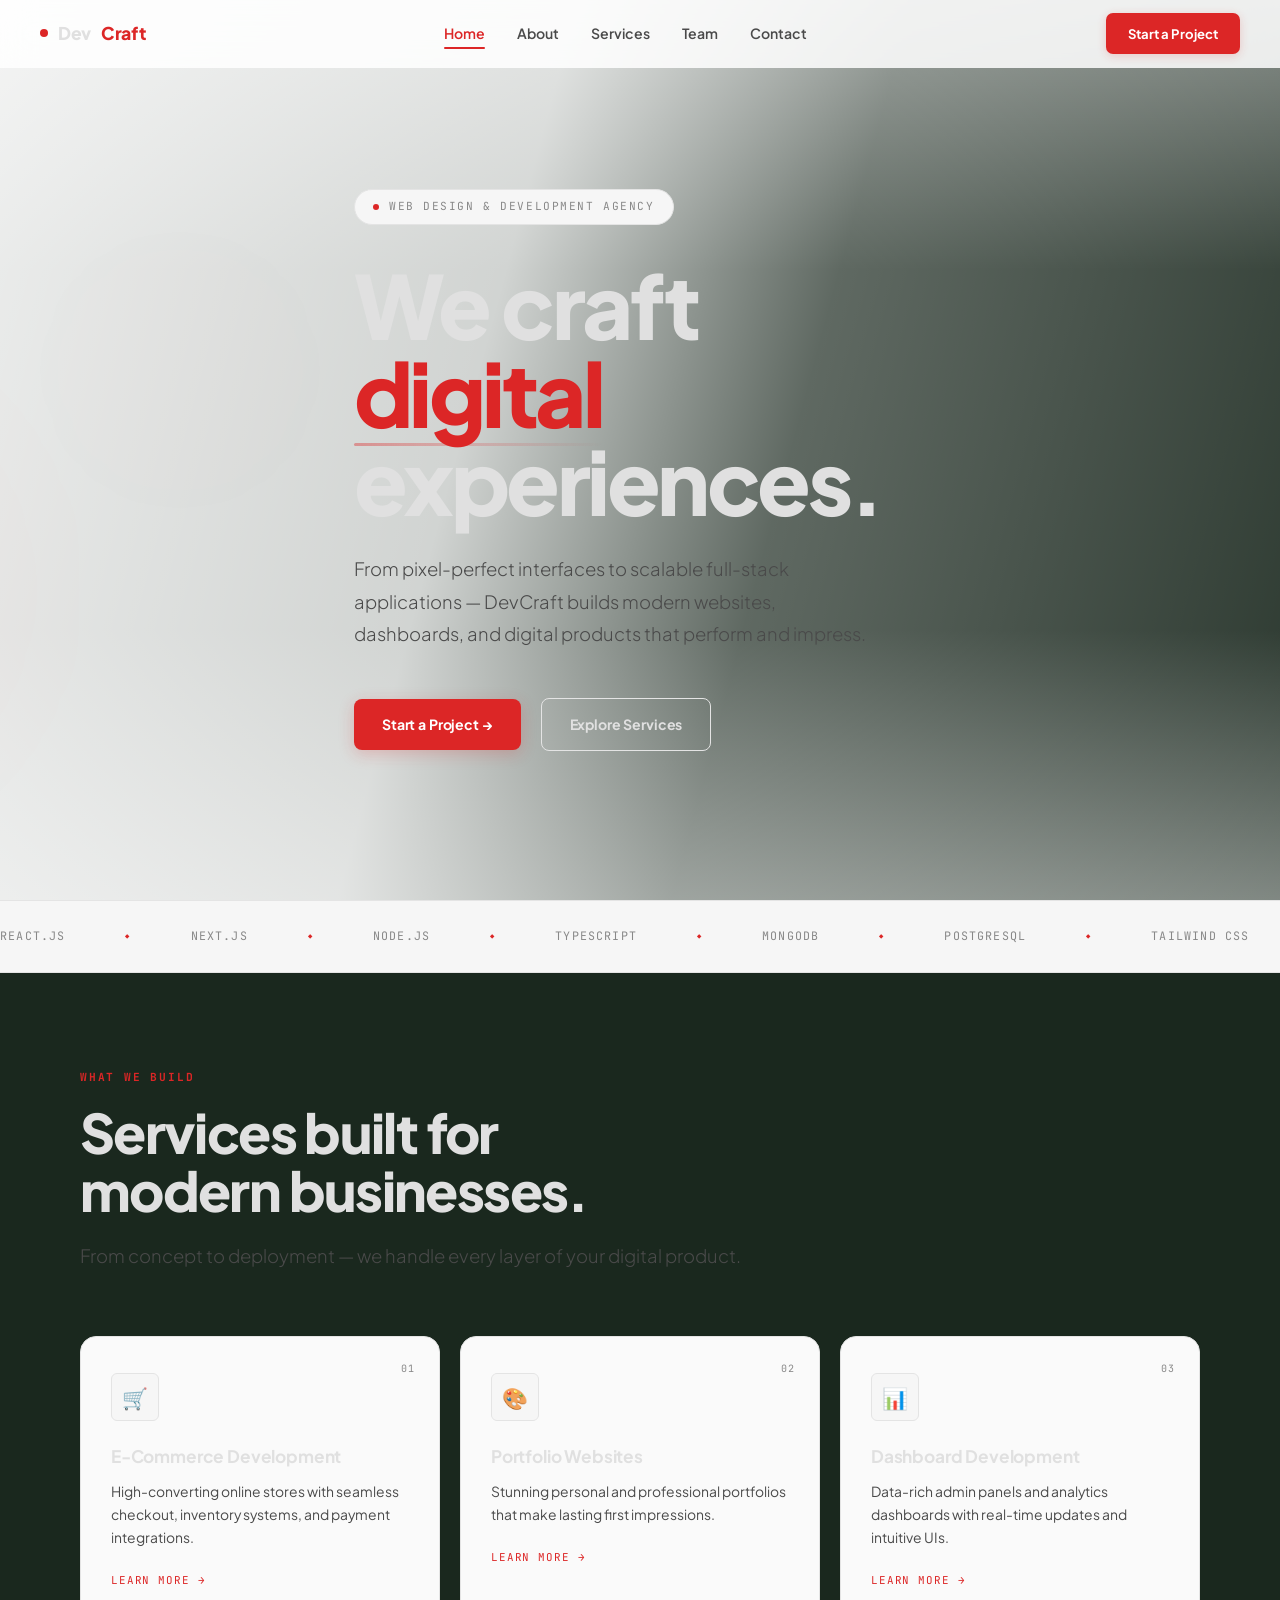
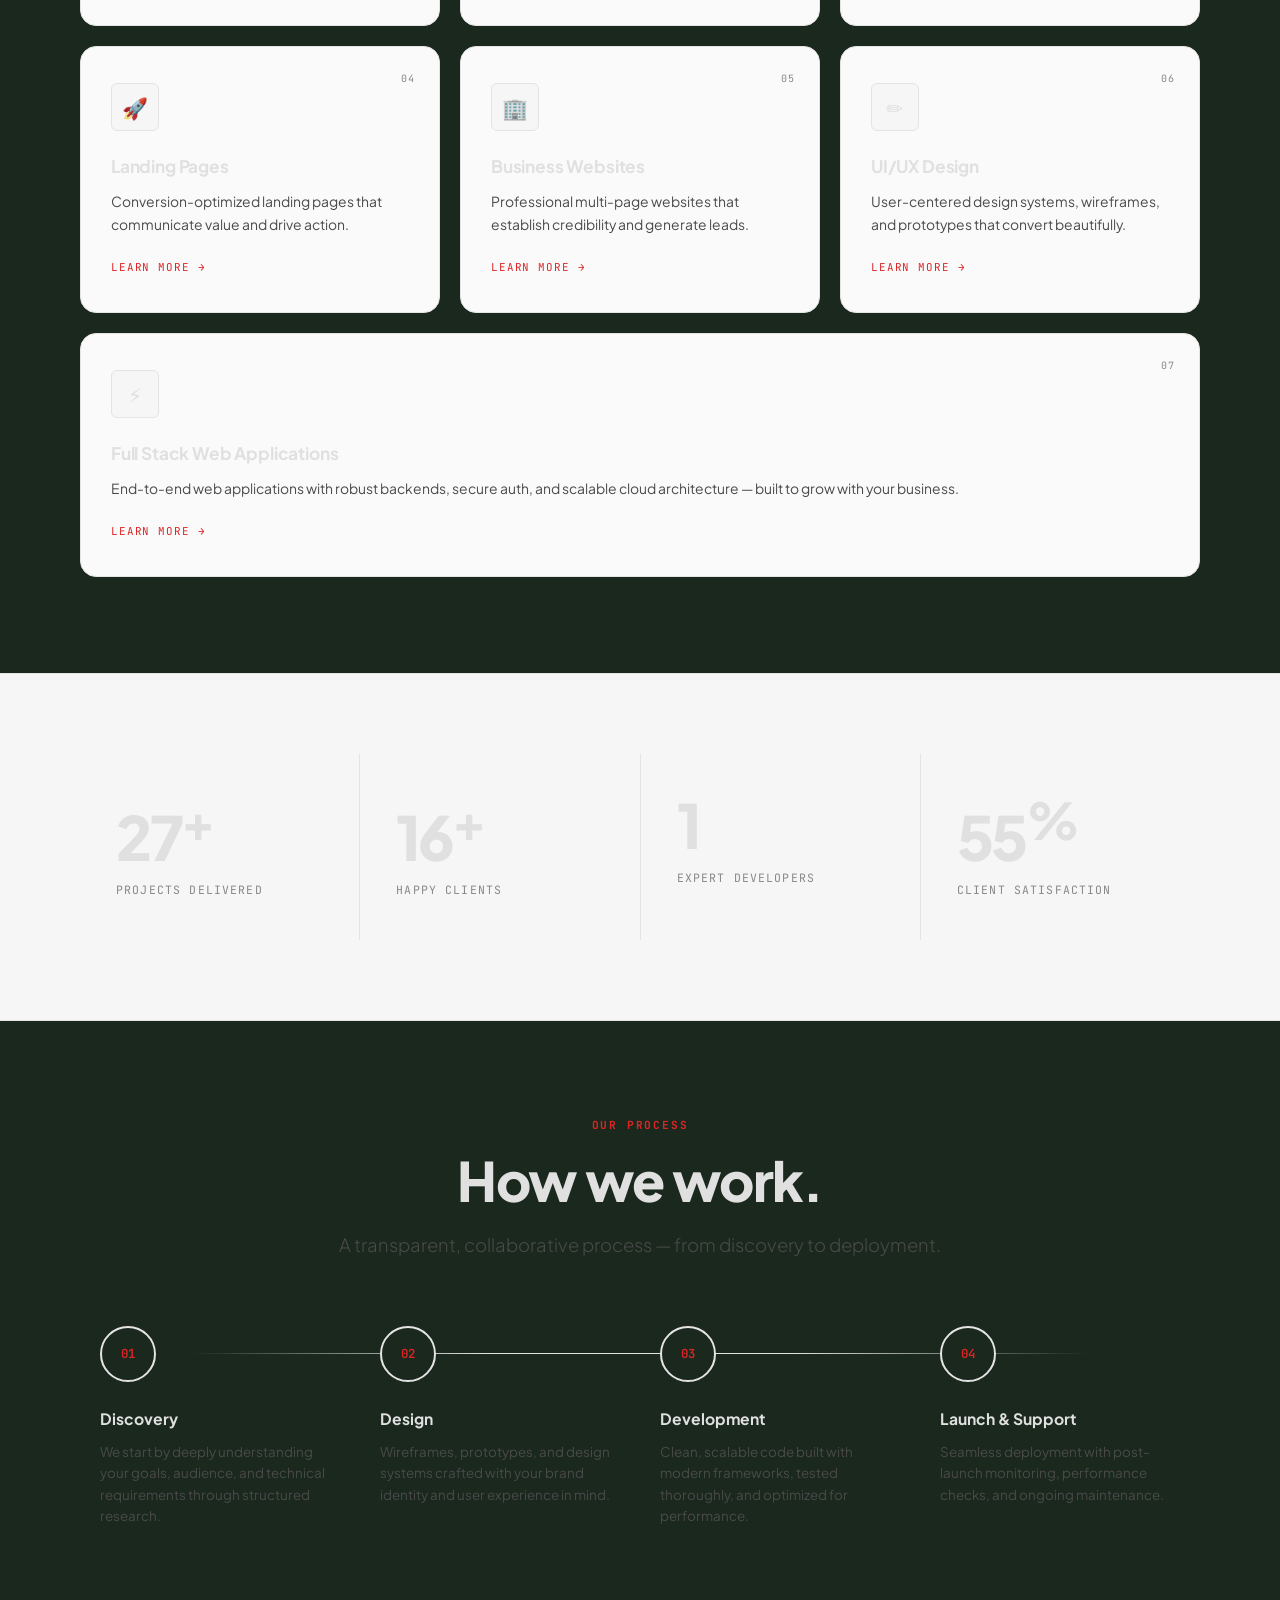
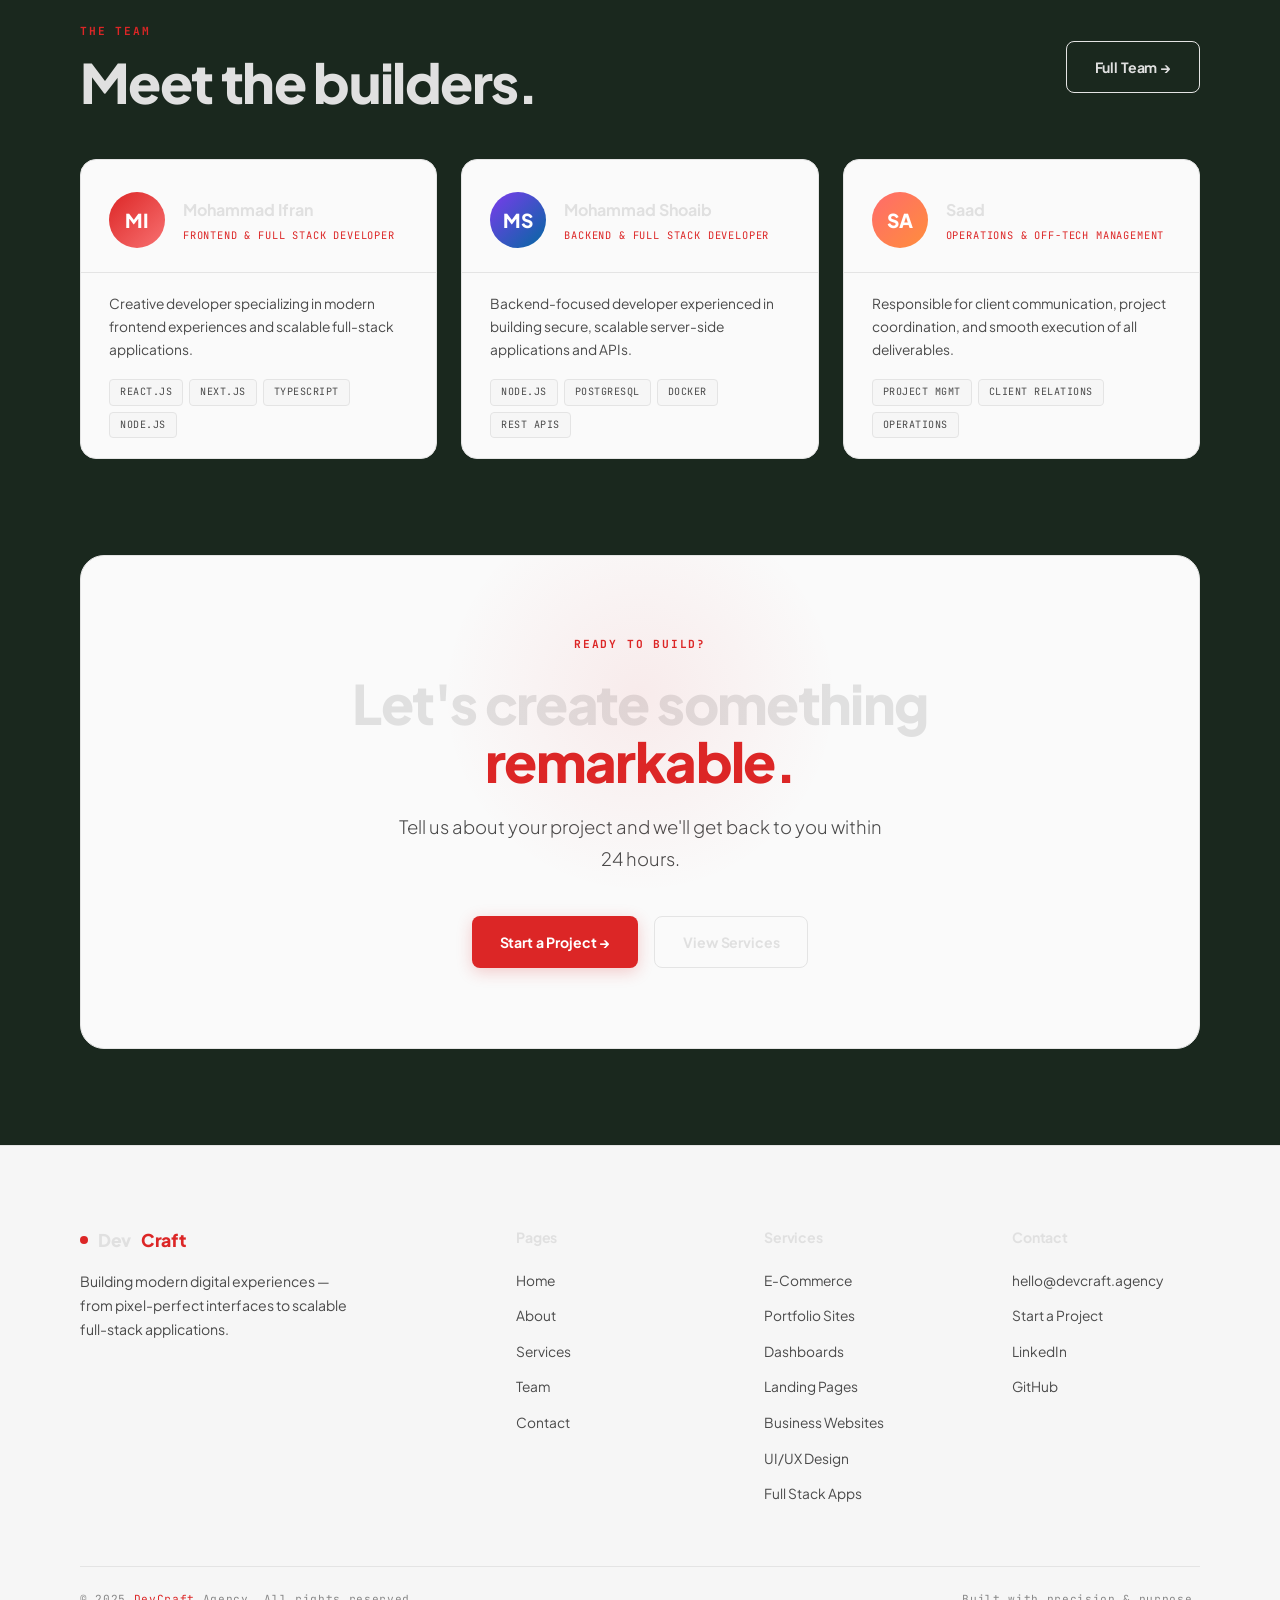
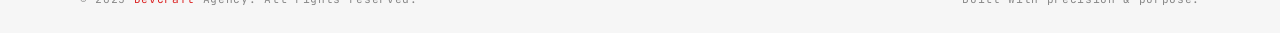
<file: index.html>
<!DOCTYPE html>
<html lang="en">
<head>
  <meta charset="UTF-8" />
  <meta name="viewport" content="width=device-width, initial-scale=1.0"/>
  <script type="text/javascript">
    (function (l) {
      if (l.search[1] === "/") {
        var decoded = l.search.slice(1).split("&").map(function (s) {
          return s.replace(/~and~/g, "&");
        }).join("?");
        window.history.replaceState(null, null, l.pathname.slice(0, -1) + decoded + l.hash);
      }
    })(window.location);
  </script>
  <title>DevCraft — Modern Web Design &amp; Development Agency</title>
  <meta name="description" content="We build modern websites, dashboards, and digital experiences that perform." />
  <link rel="stylesheet" href="style.css" />
  <link rel="stylesheet" href="nav.css" />
  <link rel="stylesheet" href="pages.css" />
  <link rel="stylesheet" href="footer.css" />
  <link rel="stylesheet" href="hero.css" />
  <link rel="stylesheet" href="sections.css" />
  <link rel="stylesheet" href="base.css" />
  <link rel="stylesheet" href="animations.css" />
  <link rel="stylesheet" href="components.css" />
  <link rel="stylesheet" href="hero-video.css" />
</head>
<body>
  <div id="nav-placeholder"></div>

  <main class="page-wrap">

    <!-- ══ HERO ══ -->
    <section class="hero hero--video">

      <!-- Video background (sits inside .hero-bg, behind existing orbs/grid) -->
      <div class="hero-video-bg">
        <video autoplay loop muted playsinline preload="auto">
          <source src="hero-globe.mp4" type="video/mp4" />
        </video>
        <div class="hero-video-overlay"></div>
      </div>

      <!-- Original decorative layers kept on top -->
      <div class="hero-bg">
        <div class="hero-grid-bg"></div>
        <div class="hero-orb hero-orb-1"></div>
        <div class="hero-orb hero-orb-2"></div>
      </div>

      <div class="container">
        <div class="hero-content">
          <div class="hero-eyebrow anim-fade-up">
            <div class="hero-eyebrow-dot"></div>
            Web Design &amp; Development Agency
          </div>
          <h1 class="display-1 anim-fade-up delay-1">
            We craft<br><em>digital</em><br>experiences.
          </h1>
          <p class="lead hero-desc anim-fade-up delay-2">
            From pixel-perfect interfaces to scalable full-stack applications — DevCraft builds modern websites, dashboards, and digital products that perform and impress.
          </p>
          <div class="hero-actions anim-fade-up delay-3">
            <a href="contact.html" class="btn btn-primary">Start a Project →</a>
            <a href="services.html" class="btn btn-outline">Explore Services</a>
          </div>
        </div>
      </div>

      <div class="hero-scroll">
        <div class="hero-scroll-line"></div>
        Scroll
      </div>
    </section>

    <!-- ══ MARQUEE ══ -->
    <div class="marquee-section">
      <div class="marquee-track">
        <div class="marquee-item">React.js</div>
        <div class="marquee-item">Next.js</div>
        <div class="marquee-item">Node.js</div>
        <div class="marquee-item">TypeScript</div>
        <div class="marquee-item">MongoDB</div>
        <div class="marquee-item">PostgreSQL</div>
        <div class="marquee-item">Tailwind CSS</div>
        <div class="marquee-item">Framer Motion</div>
        <div class="marquee-item">Docker</div>
        <div class="marquee-item">REST APIs</div>
        <div class="marquee-item">UI/UX Design</div>
        <div class="marquee-item">Full Stack</div>
        <!-- duplicate for seamless loop -->
        <div class="marquee-item">React.js</div>
        <div class="marquee-item">Next.js</div>
        <div class="marquee-item">Node.js</div>
        <div class="marquee-item">TypeScript</div>
        <div class="marquee-item">MongoDB</div>
        <div class="marquee-item">PostgreSQL</div>
        <div class="marquee-item">Tailwind CSS</div>
        <div class="marquee-item">Framer Motion</div>
        <div class="marquee-item">Docker</div>
        <div class="marquee-item">REST APIs</div>
        <div class="marquee-item">UI/UX Design</div>
        <div class="marquee-item">Full Stack</div>
      </div>
    </div>

    <!-- ══ SERVICES ══ -->
    <section class="section">
      <div class="container">
        <div class="section-header reveal">
          <div class="mono-label">What We Build</div>
          <h2 class="display-2">Services built for<br>modern businesses.</h2>
          <p class="lead">From concept to deployment — we handle every layer of your digital product.</p>
        </div>
        <div class="services-grid">
          <a href="service-ecommerce.html" class="service-card reveal delay-1">
            <div class="service-card-num">01</div>
            <div class="service-card-icon">🛒</div>
            <h3>E-Commerce Development</h3>
            <p>High-converting online stores with seamless checkout, inventory systems, and payment integrations.</p>
            <div class="service-card-link">Learn more →</div>
          </a>
          <a href="service-portfolio.html" class="service-card reveal delay-2">
            <div class="service-card-num">02</div>
            <div class="service-card-icon">🎨</div>
            <h3>Portfolio Websites</h3>
            <p>Stunning personal and professional portfolios that make lasting first impressions.</p>
            <div class="service-card-link">Learn more →</div>
          </a>
          <a href="service-dashboard.html" class="service-card reveal delay-3">
            <div class="service-card-num">03</div>
            <div class="service-card-icon">📊</div>
            <h3>Dashboard Development</h3>
            <p>Data-rich admin panels and analytics dashboards with real-time updates and intuitive UIs.</p>
            <div class="service-card-link">Learn more →</div>
          </a>
          <a href="service-landing.html" class="service-card reveal delay-1">
            <div class="service-card-num">04</div>
            <div class="service-card-icon">🚀</div>
            <h3>Landing Pages</h3>
            <p>Conversion-optimized landing pages that communicate value and drive action.</p>
            <div class="service-card-link">Learn more →</div>
          </a>
          <a href="service-business.html" class="service-card reveal delay-2">
            <div class="service-card-num">05</div>
            <div class="service-card-icon">🏢</div>
            <h3>Business Websites</h3>
            <p>Professional multi-page websites that establish credibility and generate leads.</p>
            <div class="service-card-link">Learn more →</div>
          </a>
          <a href="service-uiux.html" class="service-card reveal delay-3">
            <div class="service-card-num">06</div>
            <div class="service-card-icon">✏️</div>
            <h3>UI/UX Design</h3>
            <p>User-centered design systems, wireframes, and prototypes that convert beautifully.</p>
            <div class="service-card-link">Learn more →</div>
          </a>
          <a href="service-fullstack.html" class="service-card reveal" style="grid-column: span 3;">
            <div class="service-card-num">07</div>
            <div class="service-card-icon">⚡</div>
            <h3>Full Stack Web Applications</h3>
            <p>End-to-end web applications with robust backends, secure auth, and scalable cloud architecture — built to grow with your business.</p>
            <div class="service-card-link">Learn more →</div>
          </a>
        </div>
      </div>
    </section>

    <!-- ══ STATS ══ -->
    <div class="stats-section">
      <div class="container">
        <div class="stats-grid">
          <div class="stat-item reveal">
            <div class="stat-number"><span class="counter" data-target="50">0</span><sup>+</sup></div>
            <div class="stat-label">Projects Delivered</div>
          </div>
          <div class="stat-item reveal delay-1">
            <div class="stat-number"><span class="counter" data-target="30">0</span><sup>+</sup></div>
            <div class="stat-label">Happy Clients</div>
          </div>
          <div class="stat-item reveal delay-2">
            <div class="stat-number"><span class="counter" data-target="3">0</span></div>
            <div class="stat-label">Expert Developers</div>
          </div>
          <div class="stat-item reveal delay-3">
            <div class="stat-number"><span class="counter" data-target="100">0</span><sup>%</sup></div>
            <div class="stat-label">Client Satisfaction</div>
          </div>
        </div>
      </div>
    </div>

    <!-- ══ PROCESS ══ -->
    <section class="section">
      <div class="container">
        <div class="section-header centered reveal">
          <div class="mono-label">Our Process</div>
          <h2 class="display-2">How we work.</h2>
          <p class="lead">A transparent, collaborative process — from discovery to deployment.</p>
        </div>
        <div class="process-steps">
          <div class="process-step reveal delay-1">
            <div class="process-step-num">01</div>
            <h4>Discovery</h4>
            <p>We start by deeply understanding your goals, audience, and technical requirements through structured research.</p>
          </div>
          <div class="process-step reveal delay-2">
            <div class="process-step-num">02</div>
            <h4>Design</h4>
            <p>Wireframes, prototypes, and design systems crafted with your brand identity and user experience in mind.</p>
          </div>
          <div class="process-step reveal delay-3">
            <div class="process-step-num">03</div>
            <h4>Development</h4>
            <p>Clean, scalable code built with modern frameworks, tested thoroughly, and optimized for performance.</p>
          </div>
          <div class="process-step reveal delay-4">
            <div class="process-step-num">04</div>
            <h4>Launch &amp; Support</h4>
            <p>Seamless deployment with post-launch monitoring, performance checks, and ongoing maintenance.</p>
          </div>
        </div>
      </div>
    </section>

    <!-- ══ TEAM PREVIEW ══ -->
    <section class="section" style="padding-top:0">
      <div class="container">
        <div class="section-header flex-between reveal" style="flex-wrap:wrap; gap:20px; margin-bottom:48px;">
          <div>
            <div class="mono-label" style="margin-bottom:12px">The Team</div>
            <h2 class="display-2" style="margin-bottom:0">Meet the builders.</h2>
          </div>
          <a href="team.html" class="btn btn-outline">Full Team →</a>
        </div>
        <div class="team-cards">
          <a href="ifran.html" class="team-card reveal delay-1">
            <div class="team-card-header">
              <div class="team-avatar">MI</div>
              <div>
                <div class="team-card-name">Mohammad Ifran</div>
                <div class="team-card-role">Frontend &amp; Full Stack Developer</div>
              </div>
            </div>
            <div class="team-card-body">
              <p>Creative developer specializing in modern frontend experiences and scalable full-stack applications.</p>
              <div class="team-card-skills">
                <span class="skill-pill">React.js</span>
                <span class="skill-pill">Next.js</span>
                <span class="skill-pill">TypeScript</span>
                <span class="skill-pill">Node.js</span>
              </div>
            </div>
          </a>
          <a href="team-shoaib.html" class="team-card reveal delay-2">
            <div class="team-card-header">
              <div class="team-avatar" style="background: linear-gradient(135deg, var(--violet), var(--cyan))">MS</div>
              <div>
                <div class="team-card-name">Mohammad Shoaib</div>
                <div class="team-card-role">Backend &amp; Full Stack Developer</div>
              </div>
            </div>
            <div class="team-card-body">
              <p>Backend-focused developer experienced in building secure, scalable server-side applications and APIs.</p>
              <div class="team-card-skills">
                <span class="skill-pill">Node.js</span>
                <span class="skill-pill">PostgreSQL</span>
                <span class="skill-pill">Docker</span>
                <span class="skill-pill">REST APIs</span>
              </div>
            </div>
          </a>
          <a href="team-saad.html" class="team-card reveal delay-3">
            <div class="team-card-header">
              <div class="team-avatar" style="background: linear-gradient(135deg, #FF6B6B, #FF8E3C)">SA</div>
              <div>
                <div class="team-card-name">Saad</div>
                <div class="team-card-role">Operations &amp; Off-Tech Management</div>
              </div>
            </div>
            <div class="team-card-body">
              <p>Responsible for client communication, project coordination, and smooth execution of all deliverables.</p>
              <div class="team-card-skills">
                <span class="skill-pill">Project Mgmt</span>
                <span class="skill-pill">Client Relations</span>
                <span class="skill-pill">Operations</span>
              </div>
            </div>
          </a>
        </div>
      </div>
    </section>

    <!-- ══ CTA ══ -->
    <section class="section" style="padding-top:0">
      <div class="container">
        <div class="cta-banner reveal">
          <div class="mono-label" style="margin-bottom:20px">Ready to Build?</div>
          <h2 class="display-2">Let's create something<br><span class="accent">remarkable.</span></h2>
          <p class="lead" style="margin-top:16px; margin-bottom:40px; max-width:500px; margin-left:auto; margin-right:auto;">
            Tell us about your project and we'll get back to you within 24 hours.
          </p>
          <div class="cta-actions">
            <a href="contact.html" class="btn btn-primary">Start a Project →</a>
            <a href="services.html" class="btn btn-outline">View Services</a>
          </div>
        </div>
      </div>
    </section>

  </main>

  <div id="footer-placeholder"></div>

  <script src="components.js"></script>
  <script src="nav.js"></script>
</body>
</html>
</file>
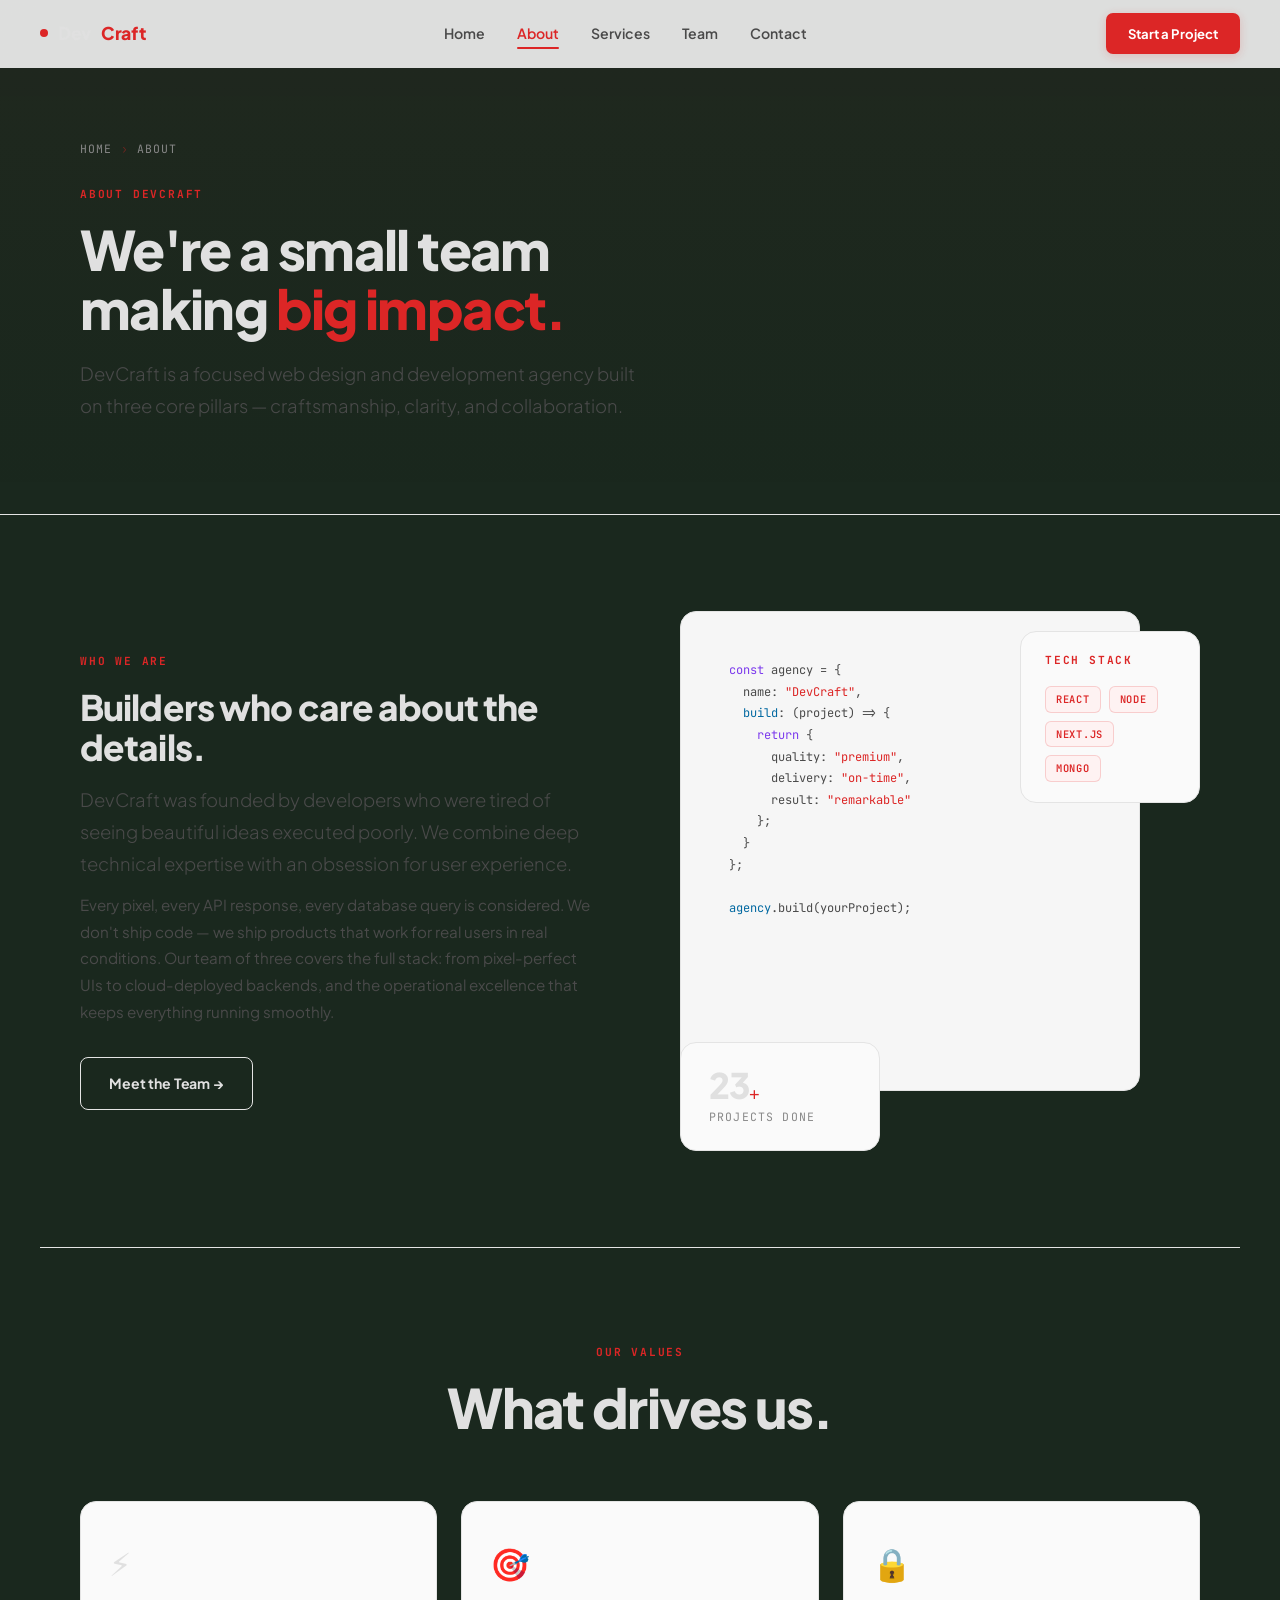
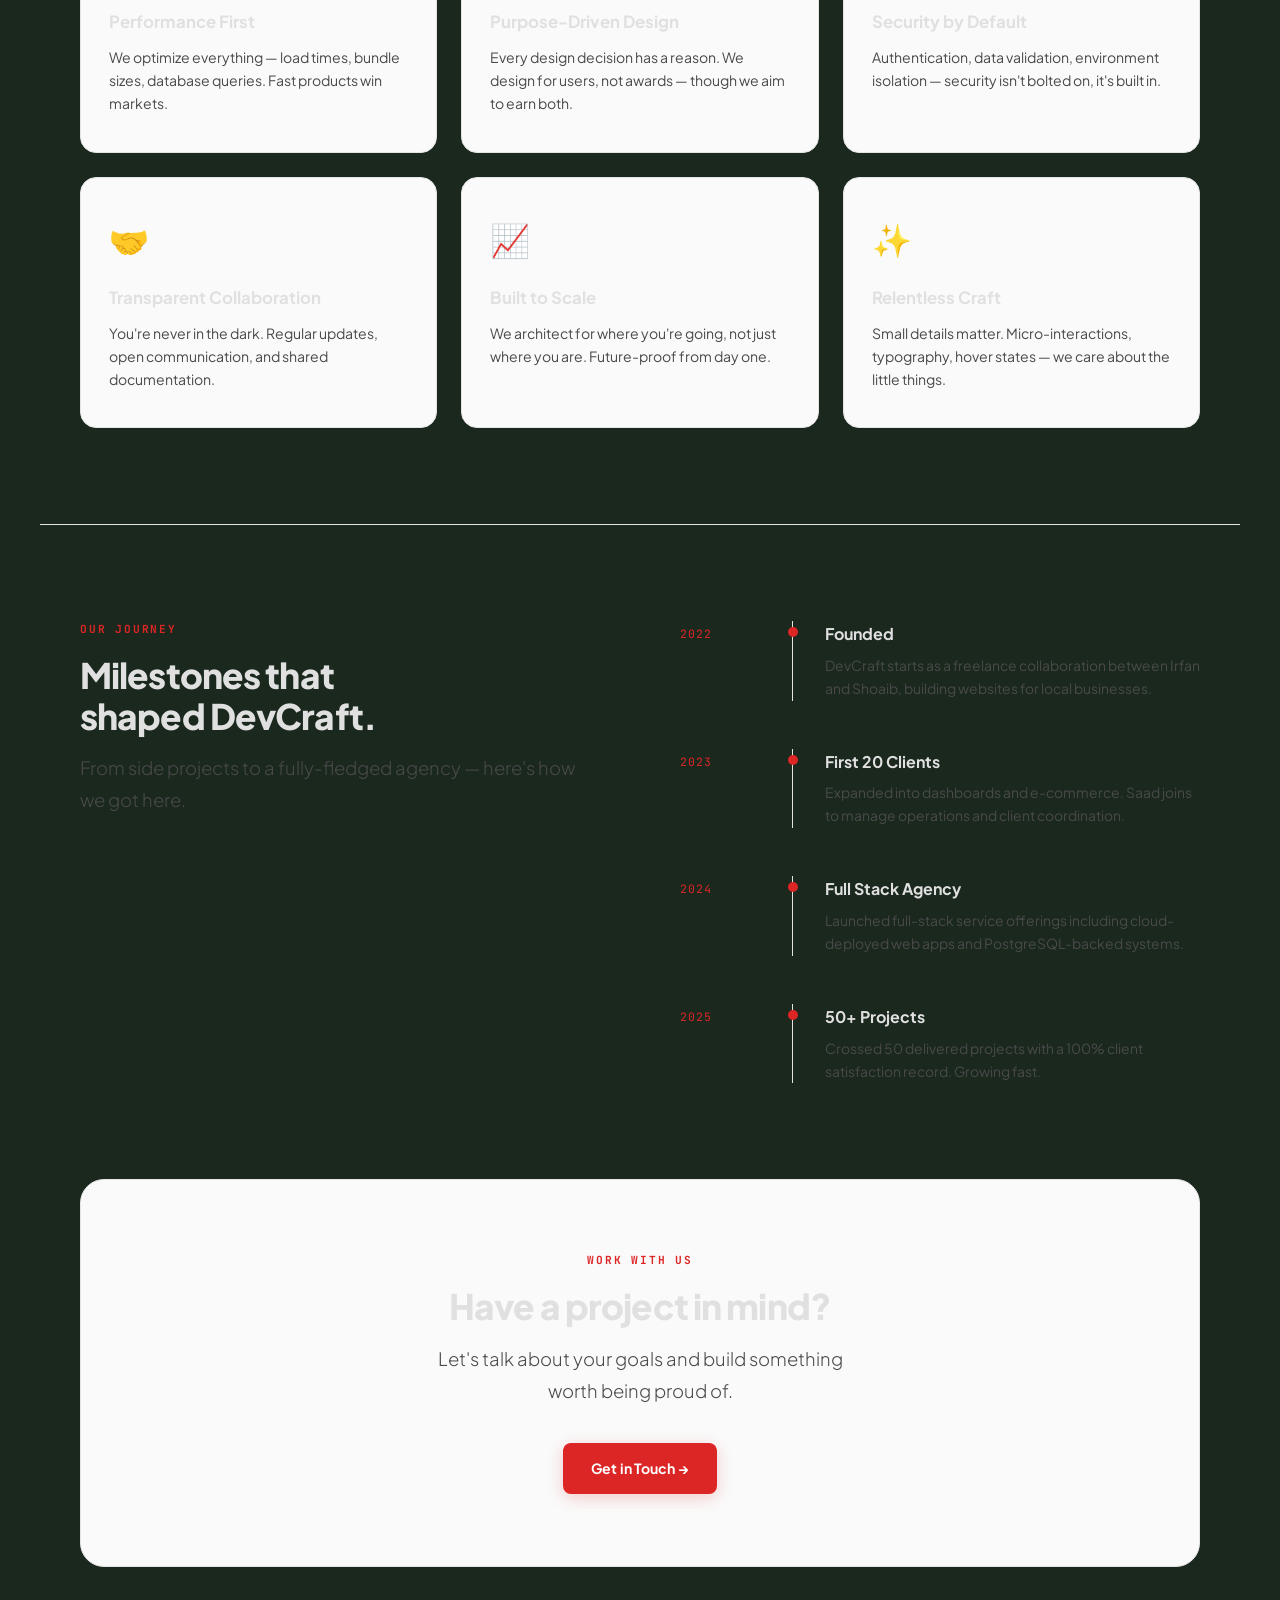
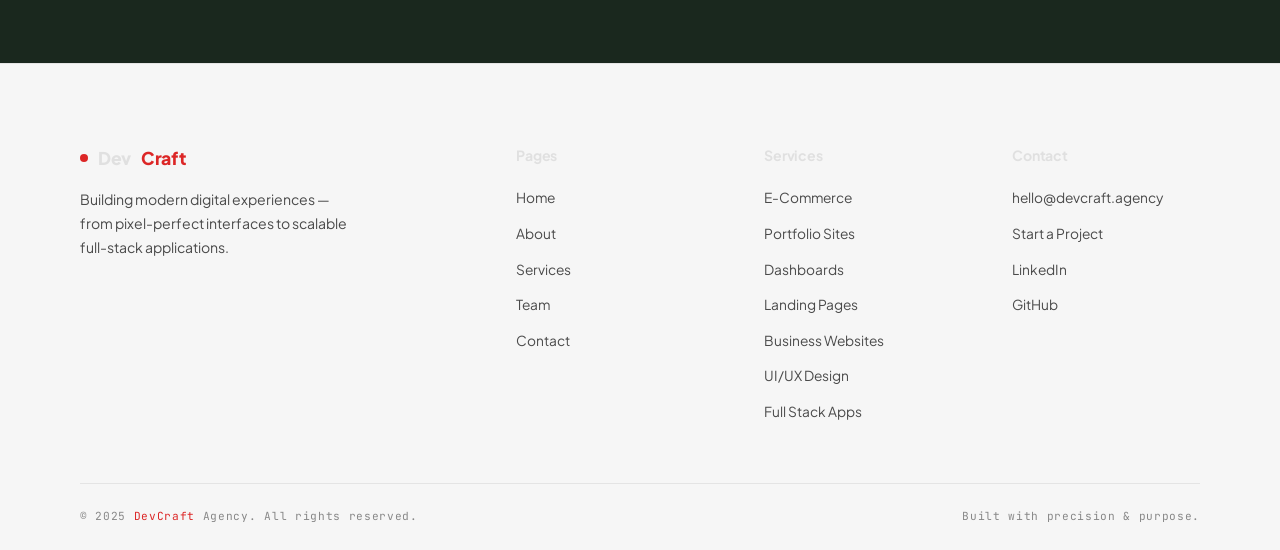
<file: about.html>
<!DOCTYPE html>
<html lang="en">

<head>
  <meta charset="UTF-8" />
  <meta name="viewport" content="width=device-width, initial-scale=1.0" />
  <title>About — DevCraft Agency</title>
  <meta name="description"
    content="Learn about DevCraft — a focused web design and development agency built on craftsmanship, clarity, and collaboration." />
  <link rel="stylesheet" href="style.css" />
  <link rel="stylesheet" href="nav.css" />
  <link rel="stylesheet" href="pages.css" />
  <link rel="stylesheet" href="footer.css" />
  <link rel="stylesheet" href="hero.css" />
  <link rel="stylesheet" href="sections.css" />
  <link rel="stylesheet" href="base.css" />
<link rel="stylesheet" href="animations.css" />
<link rel="stylesheet" href="components.css" />
</head>

<body>
  <div id="nav-placeholder"></div>
  <main class="page-wrap">

    <!-- Page Hero -->
    <div class="page-hero">
      <div class="container">
        <div class="breadcrumb">
          <a href="index.html">Home</a>
          <span class="breadcrumb-sep">›</span>
          About
        </div>
        <div class="mono-label">About DevCraft</div>
        <h1 class="display-2 anim-fade-up">We're a small team<br>making <span class="accent">big impact.</span></h1>
        <p class="lead lead-hero anim-fade-up delay-1">
          DevCraft is a focused web design and development agency built on three core pillars — craftsmanship, clarity,
          and collaboration.
        </p>
      </div>
    </div>

    <!-- Who We Are -->
    <section class="section">
      <div class="container">
        <div class="about-grid">
          <div class="reveal">
            <div class="mono-label">Who We Are</div>
            <h2 class="display-3">Builders who care about the details.</h2>
            <p class="lead">DevCraft was founded by developers who were tired of seeing beautiful ideas executed poorly.
              We combine deep technical expertise with an obsession for user experience.</p>
            <p class="body-text">Every pixel, every API response, every database query is considered. We don't ship code
              — we ship products that work for real users in real conditions. Our team of three covers the full stack:
              from pixel-perfect UIs to cloud-deployed backends, and the operational excellence that keeps everything
              running smoothly.</p>
            <a href="team.html" class="btn btn-outline">Meet the Team →</a>
          </div>
          <div class="about-visual reveal delay-2">
            <div class="about-card-float card-main">
              <div class="about-code">
                <span class="kw">const</span> agency = {<br>
                &nbsp;&nbsp;name: <span class="str">"DevCraft"</span>,<br>
                &nbsp;&nbsp;<span class="fn">build</span>: (project) => {<br>
                &nbsp;&nbsp;&nbsp;&nbsp;<span class="kw">return</span> {<br>
                &nbsp;&nbsp;&nbsp;&nbsp;&nbsp;&nbsp;quality: <span class="str">"premium"</span>,<br>
                &nbsp;&nbsp;&nbsp;&nbsp;&nbsp;&nbsp;delivery: <span class="str">"on-time"</span>,<br>
                &nbsp;&nbsp;&nbsp;&nbsp;&nbsp;&nbsp;result: <span class="str">"remarkable"</span><br>
                &nbsp;&nbsp;&nbsp;&nbsp;};<br>
                &nbsp;&nbsp;}<br>
                };<br><br>
                <span class="fn">agency</span>.build(yourProject);
              </div>
            </div>
            <div class="about-card-float card-stat">
              <div class="stat-number stat-number-lg"><span class="counter" data-target="50">0</span><sup
                  class="stat-sup">+</sup></div>
              <div class="stat-label">Projects Done</div>
            </div>
            <div class="about-card-float card-tech">
              <div class="mono-label">Tech Stack</div>
              <div class="tag-list">
                <span class="tag">React</span>
                <span class="tag">Node</span>
                <span class="tag">Next.js</span>
                <span class="tag">Mongo</span>
              </div>
            </div>
          </div>
        </div>
      </div>
    </section>

    <div class="divider"></div>

    <!-- Values -->
    <section class="section">
      <div class="container">
        <div class="section-header centered reveal">
          <div class="mono-label">Our Values</div>
          <h2 class="display-2">What drives us.</h2>
        </div>
        <div class="values-grid">
          <div class="value-card reveal delay-1">
            <div class="value-icon">⚡</div>
            <h3>Performance First</h3>
            <p>We optimize everything — load times, bundle sizes, database queries. Fast products win markets.</p>
          </div>
          <div class="value-card reveal delay-2">
            <div class="value-icon">🎯</div>
            <h3>Purpose-Driven Design</h3>
            <p>Every design decision has a reason. We design for users, not awards — though we aim to earn both.</p>
          </div>
          <div class="value-card reveal delay-3">
            <div class="value-icon">🔒</div>
            <h3>Security by Default</h3>
            <p>Authentication, data validation, environment isolation — security isn't bolted on, it's built in.</p>
          </div>
          <div class="value-card reveal delay-1">
            <div class="value-icon">🤝</div>
            <h3>Transparent Collaboration</h3>
            <p>You're never in the dark. Regular updates, open communication, and shared documentation.</p>
          </div>
          <div class="value-card reveal delay-2">
            <div class="value-icon">📈</div>
            <h3>Built to Scale</h3>
            <p>We architect for where you're going, not just where you are. Future-proof from day one.</p>
          </div>
          <div class="value-card reveal delay-3">
            <div class="value-icon">✨</div>
            <h3>Relentless Craft</h3>
            <p>Small details matter. Micro-interactions, typography, hover states — we care about the little things.</p>
          </div>
        </div>
      </div>
    </section>

    <div class="divider"></div>

    <!-- Timeline -->
    <section class="section">
      <div class="container">
        <div class="grid-2">
          <div class="reveal">
            <div class="mono-label">Our Journey</div>
            <h2 class="display-3">Milestones that<br>shaped DevCraft.</h2>
            <p class="lead">From side projects to a fully-fledged agency — here's how we got here.</p>
          </div>
          <div class="timeline reveal delay-2">
            <div class="timeline-item">
              <div class="timeline-year">2022</div>
              <div class="timeline-line"></div>
              <div class="timeline-content">
                <h4>Founded</h4>
                <p>DevCraft starts as a freelance collaboration between Irfan and Shoaib, building websites for local
                  businesses.</p>
              </div>
            </div>
            <div class="timeline-item">
              <div class="timeline-year">2023</div>
              <div class="timeline-line"></div>
              <div class="timeline-content">
                <h4>First 20 Clients</h4>
                <p>Expanded into dashboards and e-commerce. Saad joins to manage operations and client coordination.</p>
              </div>
            </div>
            <div class="timeline-item">
              <div class="timeline-year">2024</div>
              <div class="timeline-line"></div>
              <div class="timeline-content">
                <h4>Full Stack Agency</h4>
                <p>Launched full-stack service offerings including cloud-deployed web apps and PostgreSQL-backed
                  systems.</p>
              </div>
            </div>
            <div class="timeline-item">
              <div class="timeline-year">2025</div>
              <div class="timeline-line"></div>
              <div class="timeline-content">
                <h4>50+ Projects</h4>
                <p>Crossed 50 delivered projects with a 100% client satisfaction record. Growing fast.</p>
              </div>
            </div>
          </div>
        </div>
      </div>
    </section>

    <!-- CTA -->
    <section class="section section-no-top">
      <div class="container">
        <div class="card card-centered reveal">
          <div class="mono-label">Work With Us</div>
          <h2 class="display-3">Have a project in mind?</h2>
          <p class="lead lead-cta">Let's talk about your goals and build something worth being proud of.</p>
          <a href="contact.html" class="btn btn-primary">Get in Touch →</a>
        </div>
      </div>
    </section>

  </main>
  <div id="footer-placeholder"></div>
    <script src="components.js"></script>
    <script src="nav.js"></script>
</body>

</html>
</file>
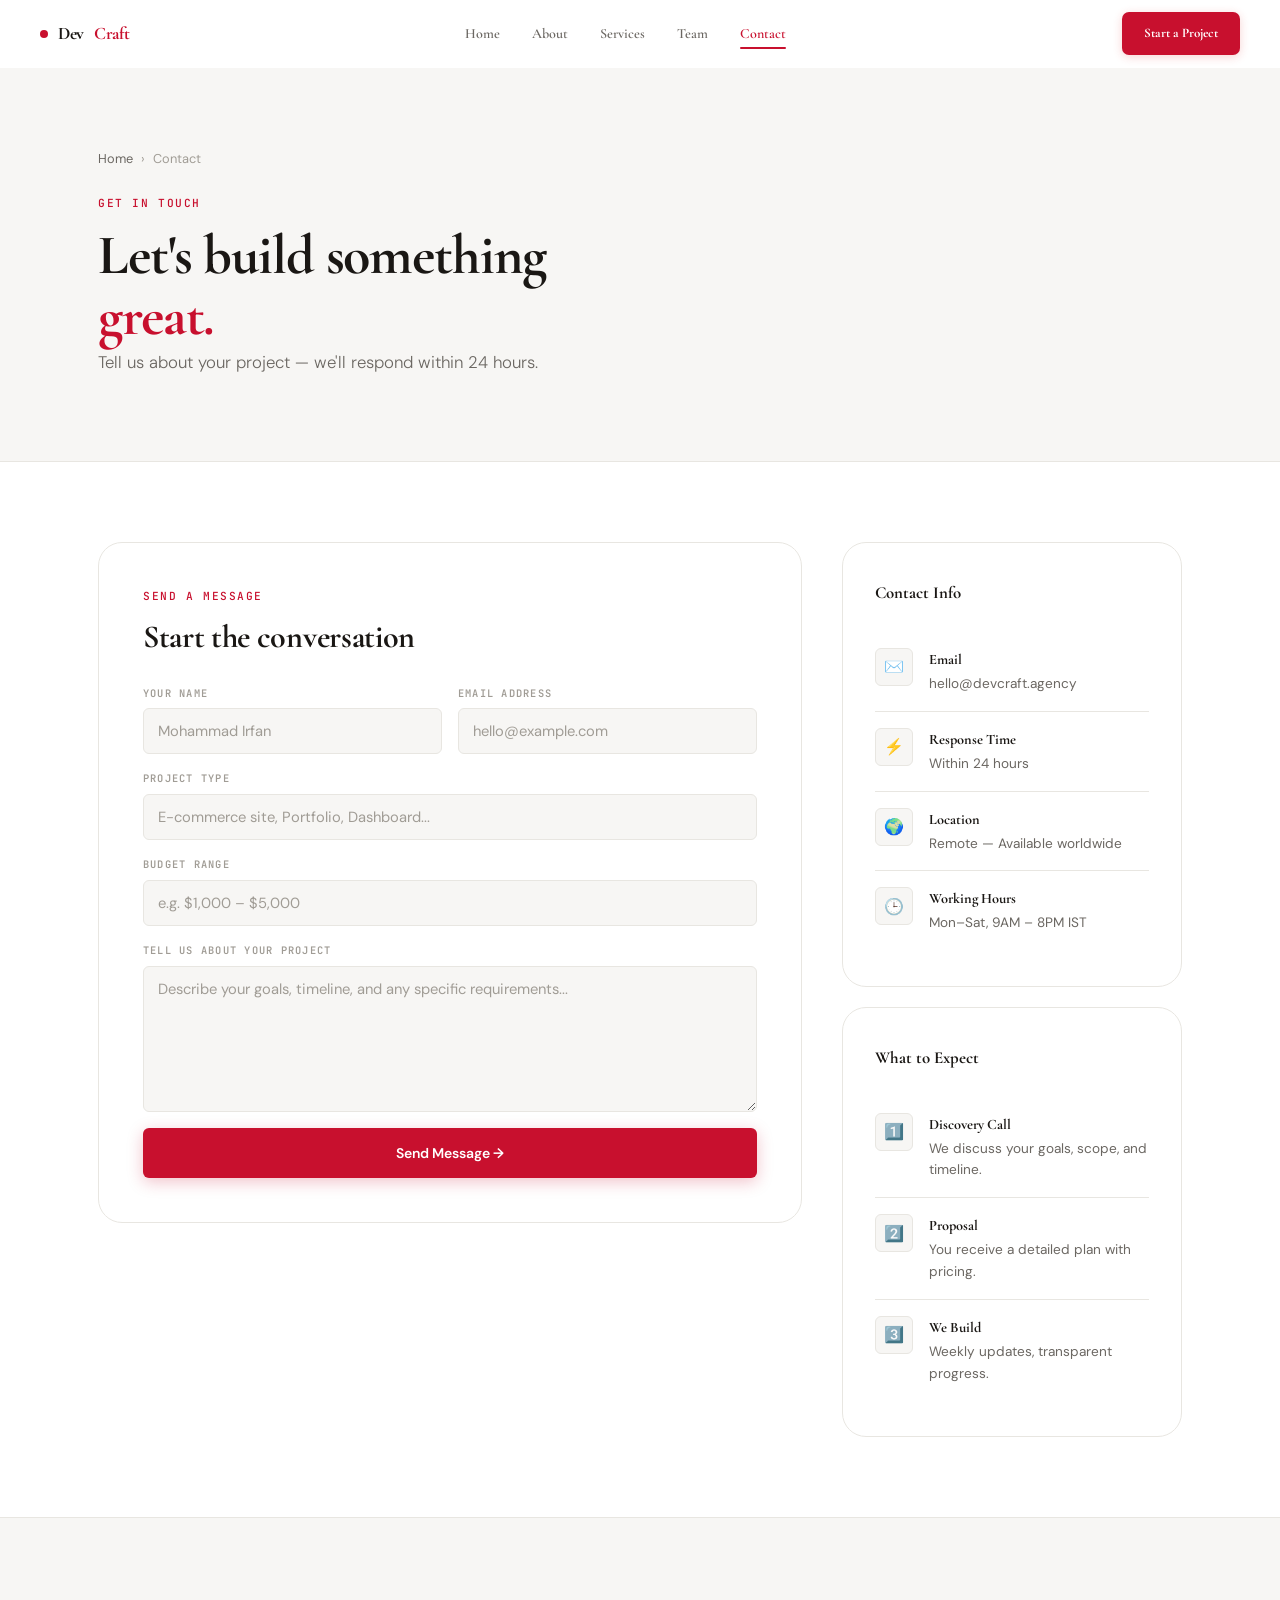
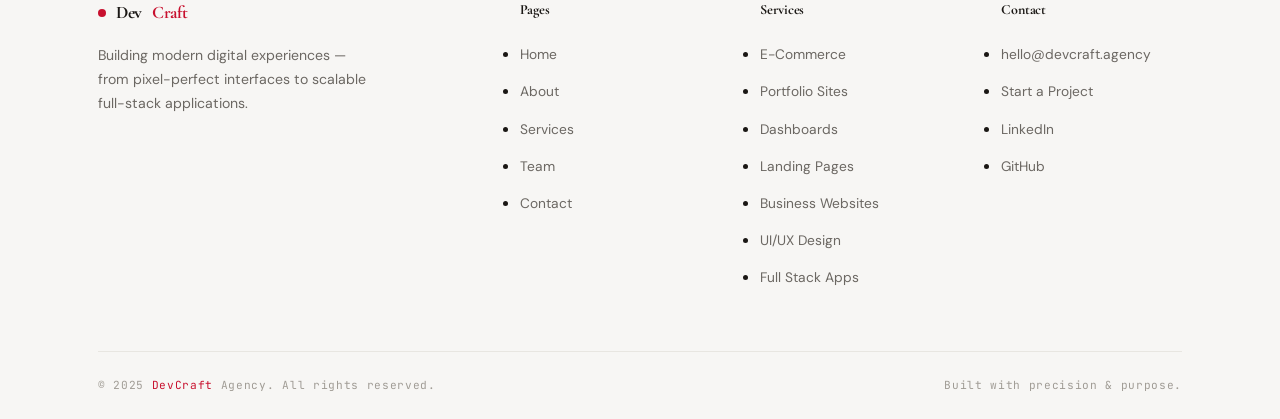
<file: contact.html>
<!DOCTYPE html>
<html lang="en">
<head>
  <meta charset="UTF-8"/>
  <meta name="viewport" content="width=device-width, initial-scale=1.0"/>
  <title>Contact — DevCraft Agency</title>
  <meta name="description" content="Start a project with DevCraft — tell us about your goals."/>
  <link rel="stylesheet" href="variables.css" />
  <link rel="stylesheet" href="extras.css" />
  <link rel="stylesheet" href="nav.css" />
  <link rel="stylesheet" href="pages.css" />
  <link rel="stylesheet" href="footer.css" />
</head>
<body>
  <div id="nav-placeholder"></div>
  <main class="page-wrap">

    <div class="page-hero">
      <div class="container">
        <div class="breadcrumb">
          <a href="index.html">Home</a>
          <span class="breadcrumb-sep">›</span>
          Contact
        </div>
        <div class="mono-label">Get in touch</div>
        <h1 class="display-2 anim-fade-up">Let's build something<br><span class="accent">great.</span></h1>
        <p class="lead lead-constrained anim-fade-up delay-1">Tell us about your project — we'll respond within 24 hours.</p>
      </div>
    </div>

    <section class="section">
      <div class="container">
        <div class="contact-layout">

          <!-- Form -->
          <div class="contact-form-card reveal">
            <div class="mono-label">Send a Message</div>
            <h2 class="display-3" style="margin-bottom:28px;">Start the conversation</h2>
            <form action="#" class="contact-form" onsubmit="handleSubmit(event)">
              <div class="form-row">
                <div class="form-group">
                  <label class="form-label" for="name">Your Name</label>
                  <input type="text" id="name" name="name" placeholder="Mohammad Irfan" class="form-input" />
                </div>
                <div class="form-group">
                  <label class="form-label" for="email">Email Address</label>
                  <input type="email" id="email" name="email" placeholder="hello@example.com" class="form-input" />
                </div>
              </div>
              <div class="form-group">
                <label class="form-label" for="subject">Project Type</label>
                <input type="text" id="subject" name="subject" placeholder="E-commerce site, Portfolio, Dashboard..." class="form-input" />
              </div>
              <div class="form-group">
                <label class="form-label" for="budget">Budget Range</label>
                <input type="text" id="budget" name="budget" placeholder="e.g. $1,000 – $5,000" class="form-input" />
              </div>
              <div class="form-group">
                <label class="form-label" for="message">Tell us about your project</label>
                <textarea id="message" name="message" rows="6" placeholder="Describe your goals, timeline, and any specific requirements..." class="form-input"></textarea>
              </div>
              <div class="form-actions">
                <button class="btn btn-primary" type="submit" style="width:100%;padding:16px;">Send Message →</button>
              </div>
              <div id="form-success" style="display:none;text-align:center;padding:16px;background:rgba(0,150,80,0.07);border:1px solid rgba(0,150,80,0.2);border-radius:8px;color:#1a7a40;font-size:0.88rem;">
                ✅ Message sent! We'll get back to you within 24 hours.
              </div>
            </form>
          </div>

          <!-- Info Panel -->
          <div>
            <div class="contact-info-card reveal delay-2">
              <h3>Contact Info</h3>
              <div class="contact-info-item">
                <div class="contact-info-icon">✉️</div>
                <div class="contact-info-text">
                  <strong>Email</strong>
                  hello@devcraft.agency
                </div>
              </div>
              <div class="contact-info-item">
                <div class="contact-info-icon">⚡</div>
                <div class="contact-info-text">
                  <strong>Response Time</strong>
                  Within 24 hours
                </div>
              </div>
              <div class="contact-info-item">
                <div class="contact-info-icon">🌍</div>
                <div class="contact-info-text">
                  <strong>Location</strong>
                  Remote — Available worldwide
                </div>
              </div>
              <div class="contact-info-item">
                <div class="contact-info-icon">🕒</div>
                <div class="contact-info-text">
                  <strong>Working Hours</strong>
                  Mon–Sat, 9AM – 8PM IST
                </div>
              </div>
            </div>

            <div class="contact-info-card reveal delay-3" style="margin-top:20px;">
              <h3>What to Expect</h3>
              <div class="contact-info-item">
                <div class="contact-info-icon">1️⃣</div>
                <div class="contact-info-text">
                  <strong>Discovery Call</strong>
                  We discuss your goals, scope, and timeline.
                </div>
              </div>
              <div class="contact-info-item">
                <div class="contact-info-icon">2️⃣</div>
                <div class="contact-info-text">
                  <strong>Proposal</strong>
                  You receive a detailed plan with pricing.
                </div>
              </div>
              <div class="contact-info-item">
                <div class="contact-info-icon">3️⃣</div>
                <div class="contact-info-text">
                  <strong>We Build</strong>
                  Weekly updates, transparent progress.
                </div>
              </div>
            </div>
          </div>

        </div>
      </div>
    </section>

  </main>
  <div id="footer-placeholder"></div>
  <script src="components.js"></script>
  <script src="nav.js"></script>
  <script>
    function handleSubmit(e) {
      e.preventDefault();
      document.getElementById('form-success').style.display = 'block';
      e.target.reset();
      setTimeout(() => {
        document.getElementById('form-success').style.display = 'none';
      }, 5000);
    }
  </script>
</body>
</html>
</file>
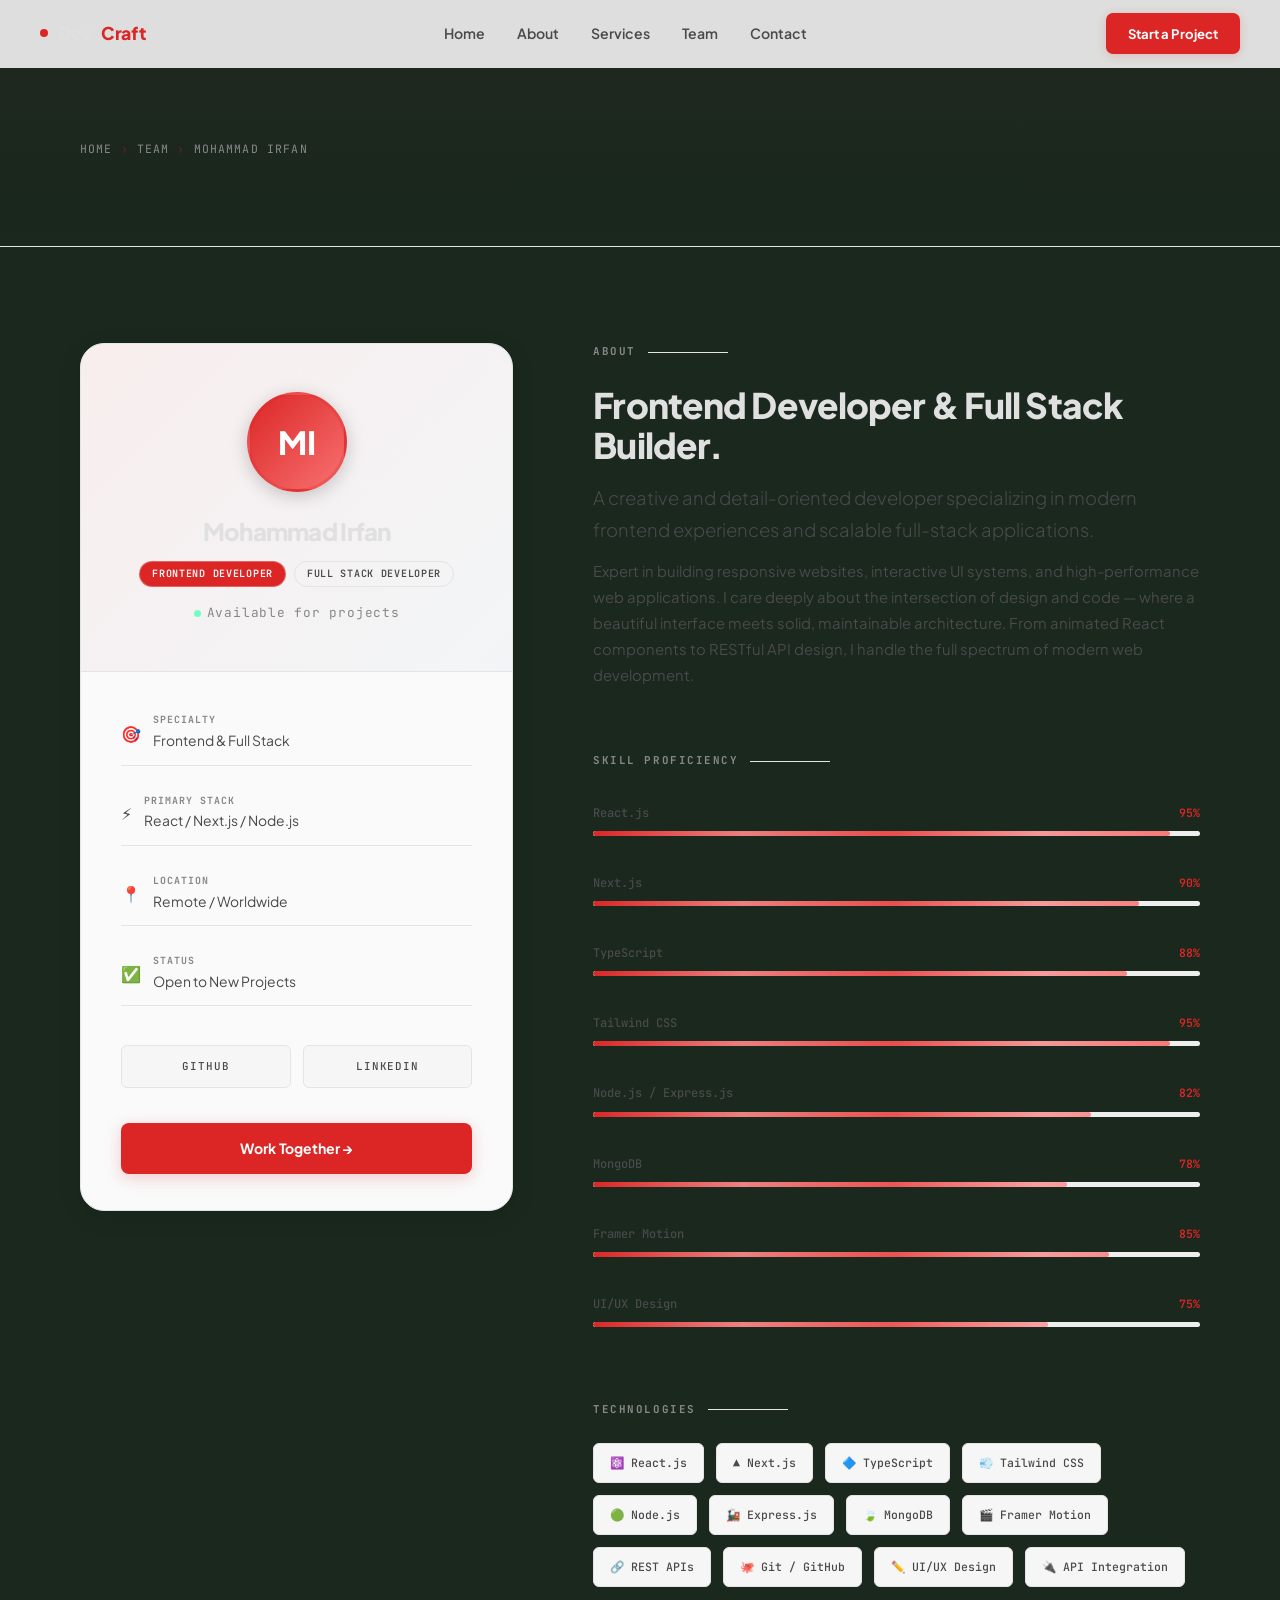
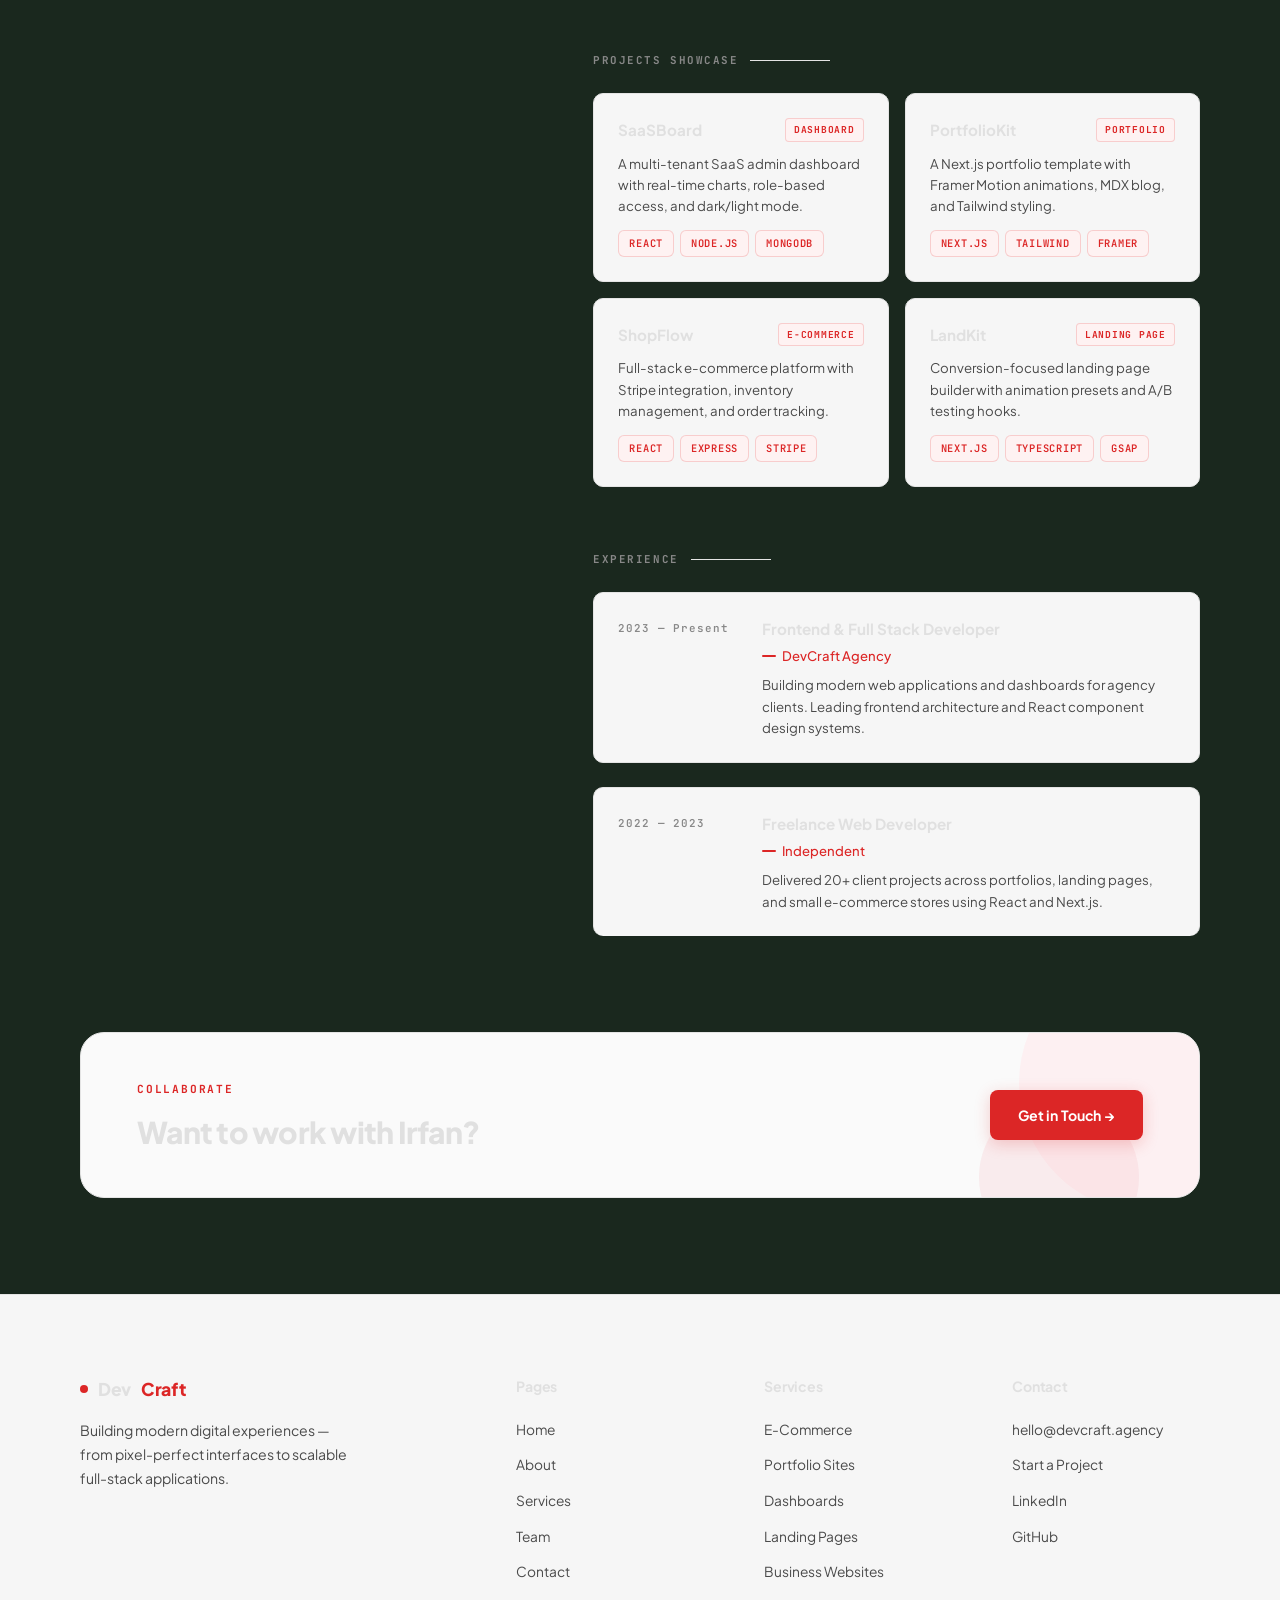
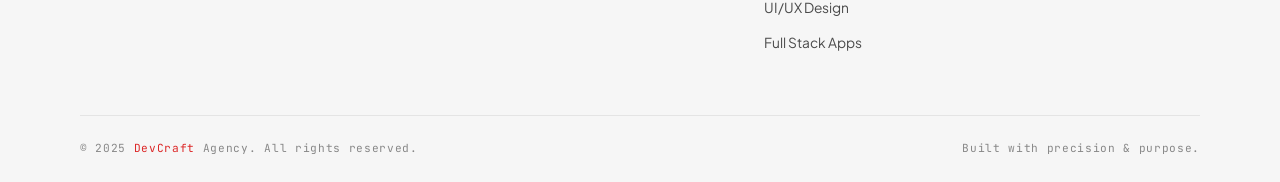
<file: ifran.html>
<!DOCTYPE html>
<html lang="en">
<head>
  <meta charset="UTF-8"/>
  <meta name="viewport" content="width=device-width, initial-scale=1.0"/>
  <title>Mohammad Irfan — DevCraft Agency</title>
  <meta name="description" content="Frontend & Full Stack Developer at DevCraft. Specializing in React, Next.js, TypeScript, and Node.js." />
 <link rel="stylesheet" href="style.css" />
<link rel="stylesheet" href="nav.css" />
<link rel="stylesheet" href="pages.css" />
<link rel="stylesheet" href="footer.css" />
<link rel="stylesheet" href="hero.css" />
<link rel="stylesheet" href="sections.css" />
  <link rel="stylesheet" href="base.css" />
<link rel="stylesheet" href="animations.css" />
<link rel="stylesheet" href="components.css" />
</head>
<body>
  <div id="nav-placeholder"></div>
  <main class="page-wrap">

    <div class="page-hero page-hero-short">
      <div class="container">
        <div class="breadcrumb">
          <a href="index.html">Home</a>
          <span class="breadcrumb-sep">›</span>
          <a href="team.html">Team</a>
          <span class="breadcrumb-sep">›</span>
          Mohammad Irfan
        </div>
      </div>
    </div>

    <section class="section section-pt-reduced">
      <div class="container">
        <div class="profile-hero">

          <!-- Sticky Card -->
          <div class="profile-sticky anim-fade-up">
            <div class="profile-card">
              <div class="profile-card-top">
                <div class="profile-avatar">MI</div>
                <div class="profile-name">Mohammad Irfan</div>
                <div class="profile-roles">
                  <span class="role-pill">Frontend Developer</span>
                  <span class="role-pill secondary">Full Stack Developer</span>
                </div>
                <p class="profile-availability">Available for projects</p>
              </div>
              <div class="profile-card-body">
                <div class="profile-meta-item">
                  <div class="profile-meta-icon">🎯</div>
                  <div>
                    <span class="profile-meta-label">Specialty</span>
                    Frontend &amp; Full Stack
                  </div>
                </div>
                <div class="profile-meta-item">
                  <div class="profile-meta-icon">⚡</div>
                  <div>
                    <span class="profile-meta-label">Primary Stack</span>
                    React / Next.js / Node.js
                  </div>
                </div>
                <div class="profile-meta-item">
                  <div class="profile-meta-icon">📍</div>
                  <div>
                    <span class="profile-meta-label">Location</span>
                    Remote / Worldwide
                  </div>
                </div>
                <div class="profile-meta-item">
                  <div class="profile-meta-icon">✅</div>
                  <div>
                    <span class="profile-meta-label">Status</span>
                    Open to New Projects
                  </div>
                </div>
                <div class="social-links">
                  <a href="#" class="social-link">GitHub</a>
                  <a href="#" class="social-link">LinkedIn</a>
                </div>
                <div class="profile-btn-wrap">
                  <a href="contact.html" class="btn btn-primary btn-full">Work Together →</a>
                </div>
              </div>
            </div>
          </div>

          <!-- Main Content -->
          <div>
            <!-- About -->
            <div class="profile-section reveal">
              <div class="profile-section-label">About</div>
              <h1 class="display-3">Frontend Developer &amp; Full Stack Builder.</h1>
              <p class="lead">A creative and detail-oriented developer specializing in modern frontend experiences and scalable full-stack applications.</p>
              <p class="profile-bio">Expert in building responsive websites, interactive UI systems, and high-performance web applications. I care deeply about the intersection of design and code — where a beautiful interface meets solid, maintainable architecture. From animated React components to RESTful API design, I handle the full spectrum of modern web development.</p>
            </div>

            <!-- Skills Bars -->
            <div class="profile-section reveal">
              <div class="profile-section-label">Skill Proficiency</div>
              <div class="skills-section">
                <div class="skill-bar-wrap">
                  <div class="skill-bar-header"><span class="skill-bar-label">React.js</span><span class="skill-bar-pct">95%</span></div>
                  <div class="skill-bar-track"><div class="skill-bar-fill" data-pct="95"></div></div>
                </div>
                <div class="skill-bar-wrap">
                  <div class="skill-bar-header"><span class="skill-bar-label">Next.js</span><span class="skill-bar-pct">90%</span></div>
                  <div class="skill-bar-track"><div class="skill-bar-fill" data-pct="90"></div></div>
                </div>
                <div class="skill-bar-wrap">
                  <div class="skill-bar-header"><span class="skill-bar-label">TypeScript</span><span class="skill-bar-pct">88%</span></div>
                  <div class="skill-bar-track"><div class="skill-bar-fill" data-pct="88"></div></div>
                </div>
                <div class="skill-bar-wrap">
                  <div class="skill-bar-header"><span class="skill-bar-label">Tailwind CSS</span><span class="skill-bar-pct">95%</span></div>
                  <div class="skill-bar-track"><div class="skill-bar-fill" data-pct="95"></div></div>
                </div>
                <div class="skill-bar-wrap">
                  <div class="skill-bar-header"><span class="skill-bar-label">Node.js / Express.js</span><span class="skill-bar-pct">82%</span></div>
                  <div class="skill-bar-track"><div class="skill-bar-fill" data-pct="82"></div></div>
                </div>
                <div class="skill-bar-wrap">
                  <div class="skill-bar-header"><span class="skill-bar-label">MongoDB</span><span class="skill-bar-pct">78%</span></div>
                  <div class="skill-bar-track"><div class="skill-bar-fill" data-pct="78"></div></div>
                </div>
                <div class="skill-bar-wrap">
                  <div class="skill-bar-header"><span class="skill-bar-label">Framer Motion</span><span class="skill-bar-pct">85%</span></div>
                  <div class="skill-bar-track"><div class="skill-bar-fill" data-pct="85"></div></div>
                </div>
                <div class="skill-bar-wrap">
                  <div class="skill-bar-header"><span class="skill-bar-label">UI/UX Design</span><span class="skill-bar-pct">75%</span></div>
                  <div class="skill-bar-track"><div class="skill-bar-fill" data-pct="75"></div></div>
                </div>
              </div>
            </div>

            <!-- Technologies -->
            <div class="profile-section reveal">
              <div class="profile-section-label">Technologies</div>
              <div class="tech-row">
                <div class="tech-badge">⚛️ React.js</div>
                <div class="tech-badge">▲ Next.js</div>
                <div class="tech-badge">🔷 TypeScript</div>
                <div class="tech-badge">💨 Tailwind CSS</div>
                <div class="tech-badge">🟢 Node.js</div>
                <div class="tech-badge">🚂 Express.js</div>
                <div class="tech-badge">🍃 MongoDB</div>
                <div class="tech-badge">🎬 Framer Motion</div>
                <div class="tech-badge">🔗 REST APIs</div>
                <div class="tech-badge">🐙 Git / GitHub</div>
                <div class="tech-badge">✏️ UI/UX Design</div>
                <div class="tech-badge">🔌 API Integration</div>
              </div>
            </div>

            <!-- Projects -->
            <div class="profile-section reveal">
              <div class="profile-section-label">Projects Showcase</div>
              <div class="projects-grid">
                <div class="project-card">
                  <div class="project-card-header">
                    <div class="project-name">SaaSBoard</div>
                    <span class="project-type">Dashboard</span>
                  </div>
                  <p class="project-desc">A multi-tenant SaaS admin dashboard with real-time charts, role-based access, and dark/light mode.</p>
                  <div class="project-tech">
                    <span class="tag">React</span><span class="tag">Node.js</span><span class="tag">MongoDB</span>
                  </div>
                </div>
                <div class="project-card">
                  <div class="project-card-header">
                    <div class="project-name">PortfolioKit</div>
                    <span class="project-type">Portfolio</span>
                  </div>
                  <p class="project-desc">A Next.js portfolio template with Framer Motion animations, MDX blog, and Tailwind styling.</p>
                  <div class="project-tech">
                    <span class="tag">Next.js</span><span class="tag">Tailwind</span><span class="tag">Framer</span>
                  </div>
                </div>
                <div class="project-card">
                  <div class="project-card-header">
                    <div class="project-name">ShopFlow</div>
                    <span class="project-type">E-Commerce</span>
                  </div>
                  <p class="project-desc">Full-stack e-commerce platform with Stripe integration, inventory management, and order tracking.</p>
                  <div class="project-tech">
                    <span class="tag">React</span><span class="tag">Express</span><span class="tag">Stripe</span>
                  </div>
                </div>
                <div class="project-card">
                  <div class="project-card-header">
                    <div class="project-name">LandKit</div>
                    <span class="project-type">Landing Page</span>
                  </div>
                  <p class="project-desc">Conversion-focused landing page builder with animation presets and A/B testing hooks.</p>
                  <div class="project-tech">
                    <span class="tag">Next.js</span><span class="tag">TypeScript</span><span class="tag">GSAP</span>
                  </div>
                </div>
              </div>
            </div>

            <!-- Experience -->
            <div class="profile-section reveal">
              <div class="profile-section-label">Experience</div>
              <div class="exp-list">
                <div class="exp-item">
                  <div class="exp-period">2023 — Present</div>
                  <div class="exp-content">
                    <h4>Frontend &amp; Full Stack Developer</h4>
                    <div class="company">DevCraft Agency</div>
                    <p>Building modern web applications and dashboards for agency clients. Leading frontend architecture and React component design systems.</p>
                  </div>
                </div>
                <div class="exp-item">
                  <div class="exp-period">2022 — 2023</div>
                  <div class="exp-content">
                    <h4>Freelance Web Developer</h4>
                    <div class="company">Independent</div>
                    <p>Delivered 20+ client projects across portfolios, landing pages, and small e-commerce stores using React and Next.js.</p>
                  </div>
                </div>
              </div>
            </div>

          </div>
        </div>
      </div>
    </section>

    <!-- CTA -->
    <section class="section section-no-top">
      <div class="container">
        <div class="card card-cta-row reveal">
          <div>
            <div class="mono-label">Collaborate</div>
            <h2 class="display-3">Want to work with Irfan?</h2>
          </div>
          <a href="contact.html" class="btn btn-primary btn-no-shrink">Get in Touch →</a>
        </div>
      </div>
    </section>

  </main>
  <div id="footer-placeholder"></div>
  <script src="components.js"></script>
  <script src="nav.js"></script>
</body>
</html>
</file>
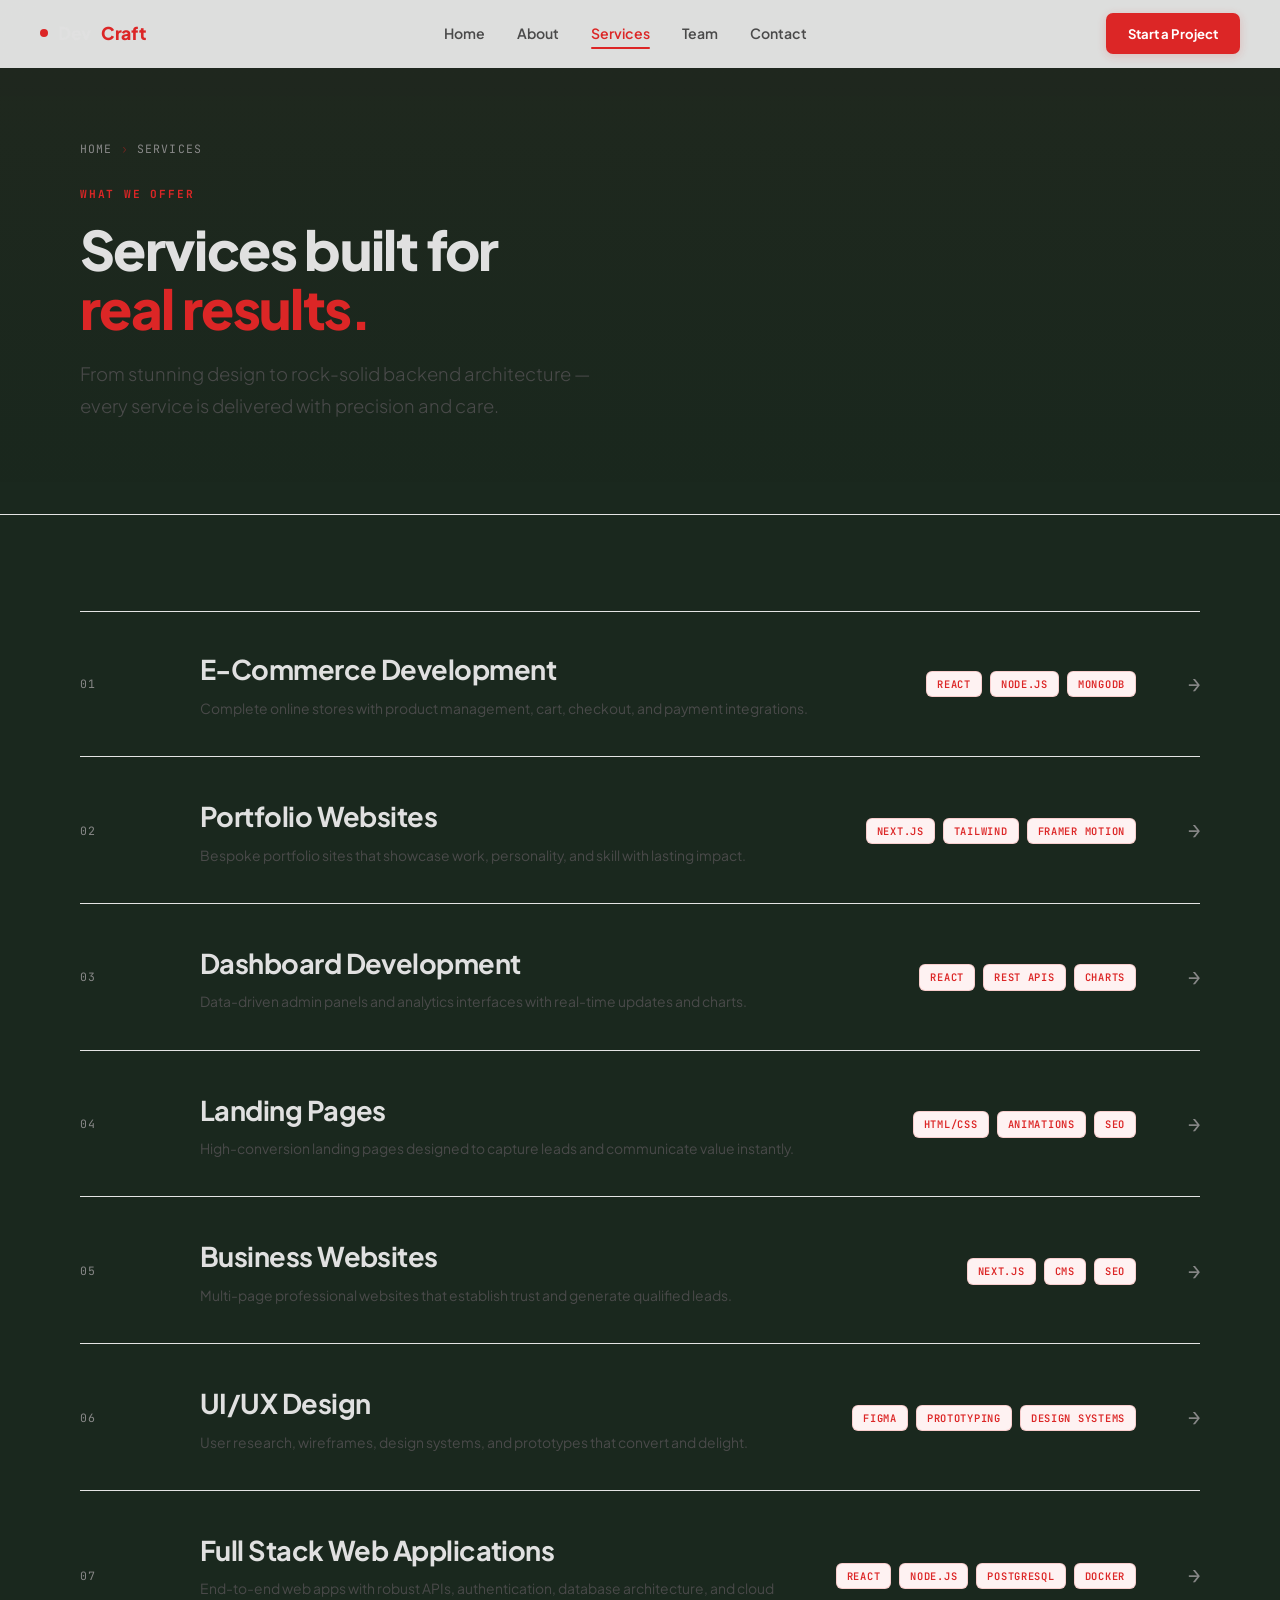
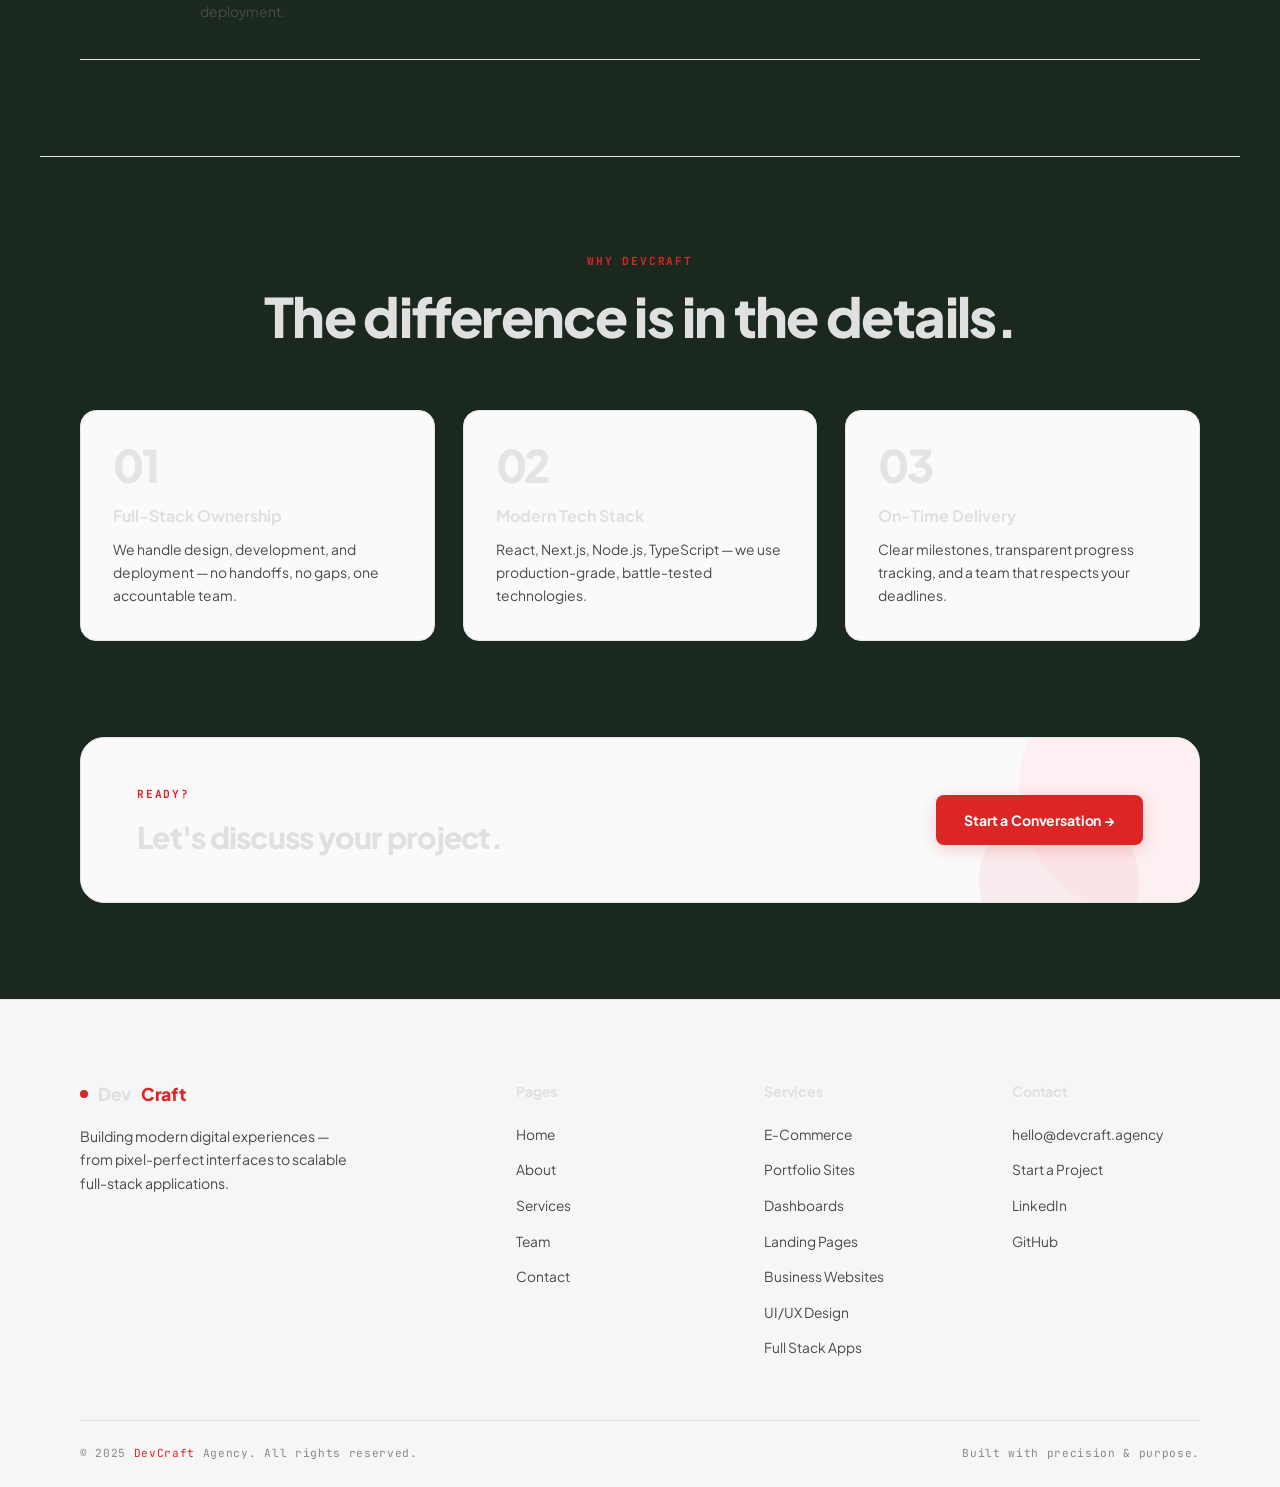
<file: services.html>
<!DOCTYPE html>
<html lang="en">
<head>
  <meta charset="UTF-8"/>
  <meta name="viewport" content="width=device-width, initial-scale=1.0"/>
  <title>Services — DevCraft Agency</title>
  <meta name="description" content="From stunning design to rock-solid backend architecture — every service delivered with precision and care." />
<link rel="stylesheet" href="style.css" />
<link rel="stylesheet" href="nav.css" />
<link rel="stylesheet" href="pages.css" />
<link rel="stylesheet" href="footer.css" />
<link rel="stylesheet" href="hero.css" />
<link rel="stylesheet" href="sections.css" />
  <link rel="stylesheet" href="base.css" />
<link rel="stylesheet" href="animations.css" />
<link rel="stylesheet" href="components.css" />
</head>
<body>
  <div id="nav-placeholder"></div>
  <main class="page-wrap">

    <div class="page-hero">
      <div class="container">
        <div class="breadcrumb">
          <a href="index.html">Home</a>
          <span class="breadcrumb-sep">›</span>
          Services
        </div>
        <div class="mono-label">What We Offer</div>
        <h1 class="display-2 anim-fade-up">Services built for<br><span class="accent">real results.</span></h1>
        <p class="lead lead-constrained anim-fade-up delay-1">
          From stunning design to rock-solid backend architecture — every service is delivered with precision and care.
        </p>
      </div>
    </div>

    <!-- Services List -->
    <section class="section">
      <div class="container">
        <div class="services-list">

          <a href="service-detail.html?page=service-ecommerce.html" class="service-row reveal">
            <div class="service-num">01</div>
            <div class="service-info">
              <h3>E-Commerce Development</h3>
              <p>Complete online stores with product management, cart, checkout, and payment integrations.</p>
            </div>
            <div class="service-tags">
              <span class="tag">React</span>
              <span class="tag">Node.js</span>
              <span class="tag">MongoDB</span>
            </div>
            <div class="service-arrow">→</div>
          </a>

          <a href="service-detail.html?page=service-portfolio.html" class="service-row reveal">
            <div class="service-num">02</div>
            <div class="service-info">
              <h3>Portfolio Websites</h3>
              <p>Bespoke portfolio sites that showcase work, personality, and skill with lasting impact.</p>
            </div>
            <div class="service-tags">
              <span class="tag">Next.js</span>
              <span class="tag">Tailwind</span>
              <span class="tag">Framer Motion</span>
            </div>
            <div class="service-arrow">→</div>
          </a>

          <a href="service-detail.html?page=service-dashboard.html" class="service-row reveal">
            <div class="service-num">03</div>
            <div class="service-info">
              <h3>Dashboard Development</h3>
              <p>Data-driven admin panels and analytics interfaces with real-time updates and charts.</p>
            </div>
            <div class="service-tags">
              <span class="tag">React</span>
              <span class="tag">REST APIs</span>
              <span class="tag">Charts</span>
            </div>
            <div class="service-arrow">→</div>
          </a>

          <a href="service-detail.html?page=service-landing.html" class="service-row reveal">
            <div class="service-num">04</div>
            <div class="service-info">
              <h3>Landing Pages</h3>
              <p>High-conversion landing pages designed to capture leads and communicate value instantly.</p>
            </div>
            <div class="service-tags">
              <span class="tag">HTML/CSS</span>
              <span class="tag">Animations</span>
              <span class="tag">SEO</span>
            </div>
            <div class="service-arrow">→</div>
          </a>

          <a href="service-detail.html?page=service-business.html" class="service-row reveal">
            <div class="service-num">05</div>
            <div class="service-info">
              <h3>Business Websites</h3>
              <p>Multi-page professional websites that establish trust and generate qualified leads.</p>
            </div>
            <div class="service-tags">
              <span class="tag">Next.js</span>
              <span class="tag">CMS</span>
              <span class="tag">SEO</span>
            </div>
            <div class="service-arrow">→</div>
          </a>

          <a href="service-detail.html?page=service-uiux.html" class="service-row reveal">
            <div class="service-num">06</div>
            <div class="service-info">
              <h3>UI/UX Design</h3>
              <p>User research, wireframes, design systems, and prototypes that convert and delight.</p>
            </div>
            <div class="service-tags">
              <span class="tag">Figma</span>
              <span class="tag">Prototyping</span>
              <span class="tag">Design Systems</span>
            </div>
            <div class="service-arrow">→</div>
          </a>

          <a href="service-detail.html?page=service-fullstack.html" class="service-row reveal">
            <div class="service-num">07</div>
            <div class="service-info">
              <h3>Full Stack Web Applications</h3>
              <p>End-to-end web apps with robust APIs, authentication, database architecture, and cloud deployment.</p>
            </div>
            <div class="service-tags">
              <span class="tag">React</span>
              <span class="tag">Node.js</span>
              <span class="tag">PostgreSQL</span>
              <span class="tag">Docker</span>
            </div>
            <div class="service-arrow">→</div>
          </a>

        </div>
      </div>
    </section>

    <div class="divider"></div>

    <!-- Why us -->
    <section class="section">
      <div class="container">
        <div class="section-header centered reveal">
          <div class="mono-label">Why DevCraft</div>
          <h2 class="display-2">The difference is in the details.</h2>
        </div>
        <div class="why-grid">
          <div class="why-item reveal delay-1">
            <div class="num">01</div>
            <h4>Full-Stack Ownership</h4>
            <p>We handle design, development, and deployment — no handoffs, no gaps, one accountable team.</p>
          </div>
          <div class="why-item reveal delay-2">
            <div class="num">02</div>
            <h4>Modern Tech Stack</h4>
            <p>React, Next.js, Node.js, TypeScript — we use production-grade, battle-tested technologies.</p>
          </div>
          <div class="why-item reveal delay-3">
            <div class="num">03</div>
            <h4>On-Time Delivery</h4>
            <p>Clear milestones, transparent progress tracking, and a team that respects your deadlines.</p>
          </div>
        </div>
      </div>
    </section>

    <!-- CTA -->
    <section class="section section-no-top">
      <div class="container">
        <div class="card card-cta-row reveal">
          <div>
            <div class="mono-label">Ready?</div>
            <h2 class="display-3">Let's discuss your project.</h2>
          </div>
          <a href="contact.html" class="btn btn-primary btn-no-shrink">Start a Conversation →</a>
        </div>
      </div>
    </section>

  </main>
  <div id="footer-placeholder"></div>
  <script src="components.js"></script>
  <script src="nav.js"></script>
</body>
</html>
</file>
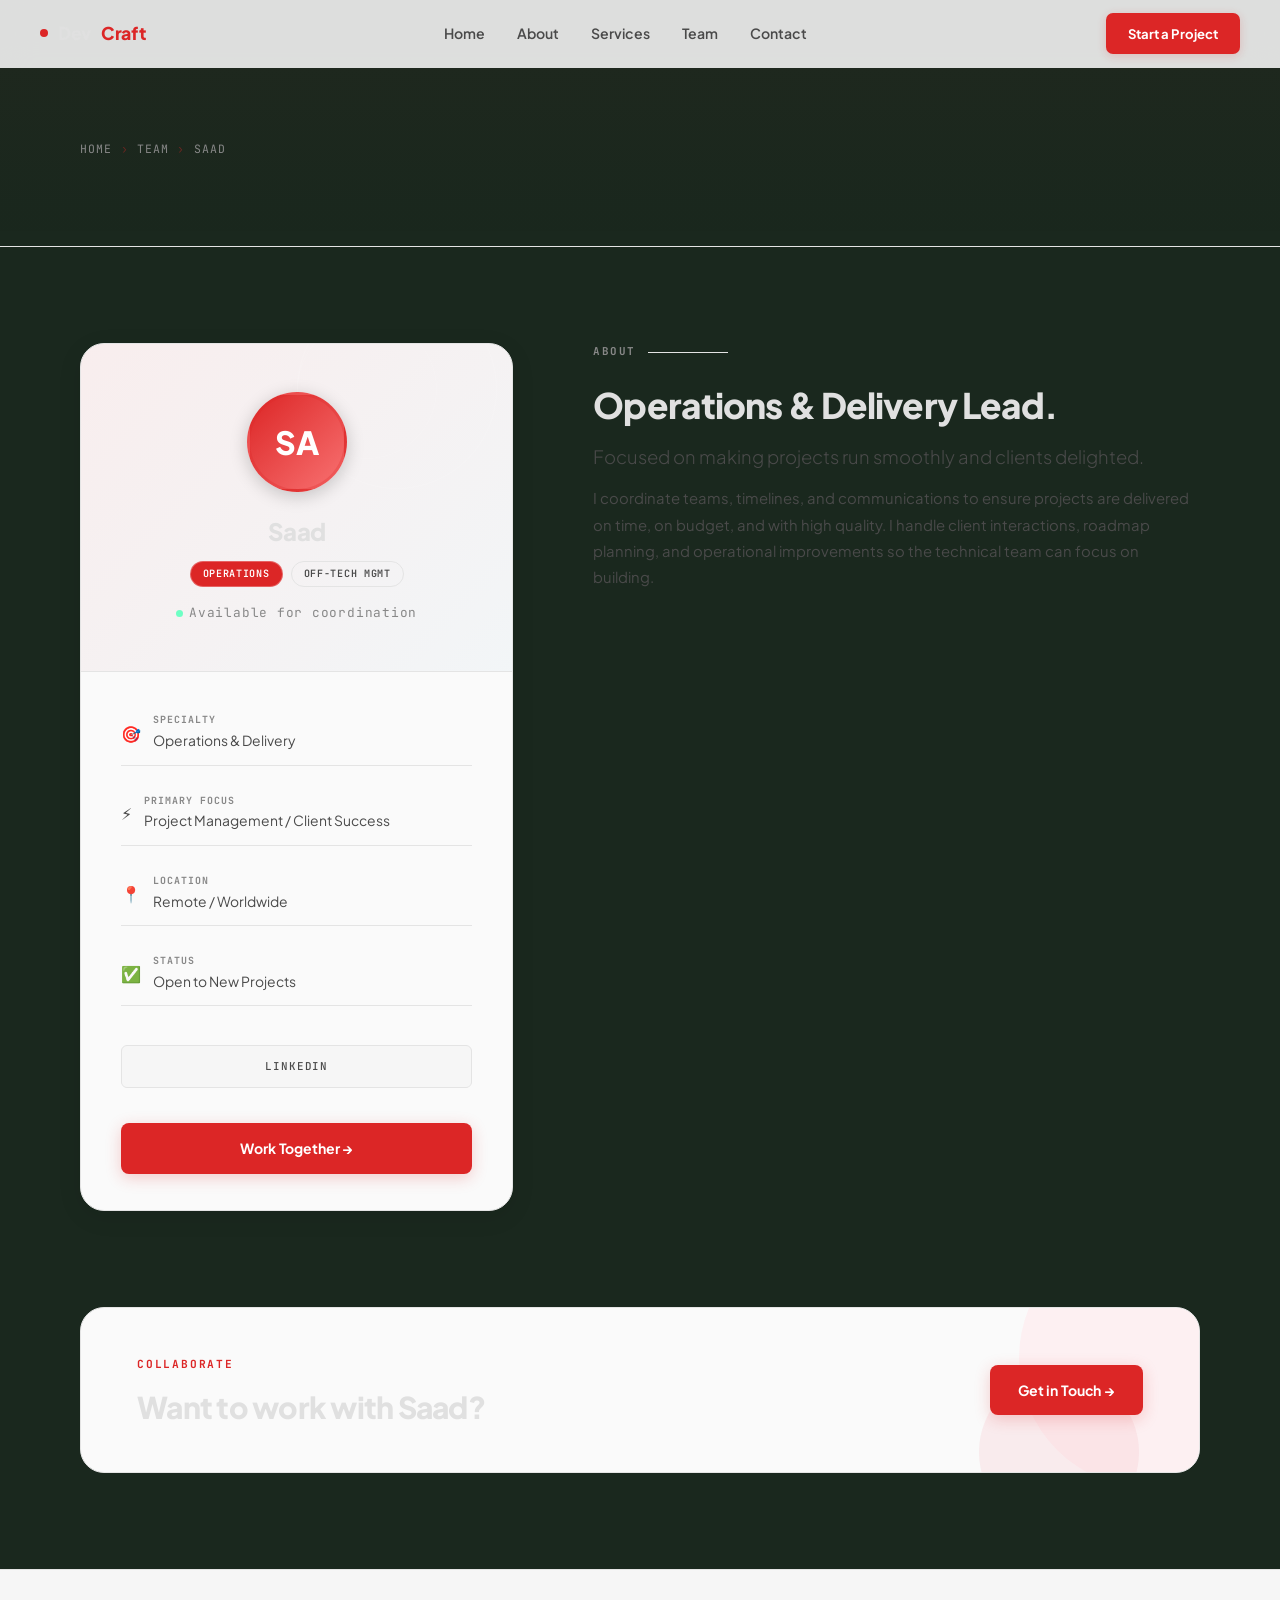
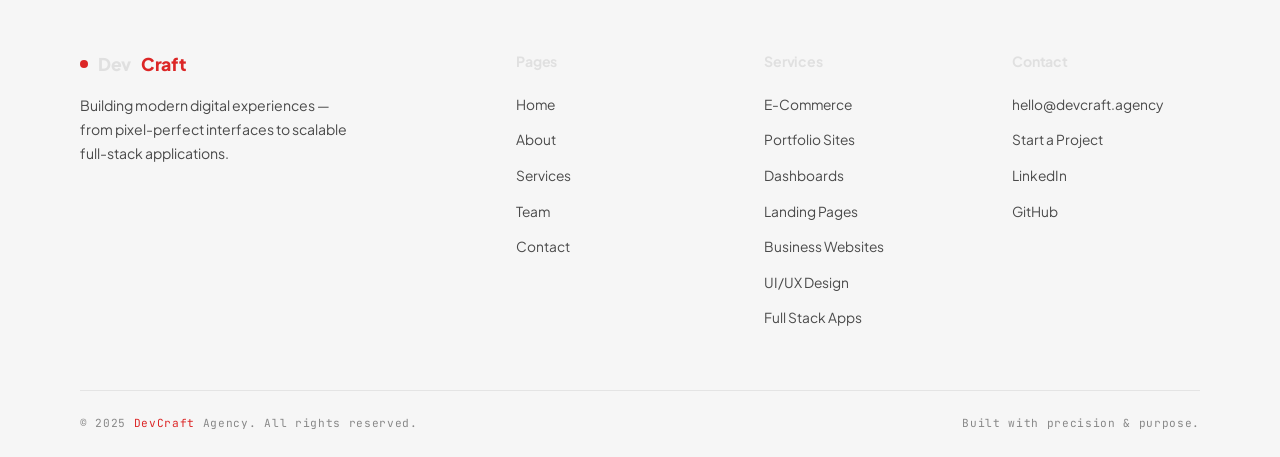
<file: team-saad.html>
<!DOCTYPE html>
<html lang="en">
<head>
  <meta charset="UTF-8"/>
  <meta name="viewport" content="width=device-width, initial-scale=1.0"/>
  <title>Saad — DevCraft Agency</title>
  <meta name="description" content="Operations & Off-Tech Management at DevCraft. Managing projects, clients, and delivery operations." />
<link rel="stylesheet" href="style.css" />
<link rel="stylesheet" href="nav.css" />
<link rel="stylesheet" href="pages.css" />
<link rel="stylesheet" href="footer.css" />
<link rel="stylesheet" href="hero.css" />
<link rel="stylesheet" href="sections.css" />
  <link rel="stylesheet" href="base.css" />
<link rel="stylesheet" href="animations.css" />
<link rel="stylesheet" href="components.css" />
</head>
<body>
  <div id="nav-placeholder"></div>
  <main class="page-wrap">

    <div class="page-hero page-hero-short">
      <div class="container">
        <div class="breadcrumb">
          <a href="index.html">Home</a>
          <span class="breadcrumb-sep">›</span>
          <a href="team.html">Team</a>
          <span class="breadcrumb-sep">›</span>
          Saad
        </div>
      </div>
    </div>

    <section class="section section-pt-reduced">
      <div class="container">
        <div class="profile-hero">

          <!-- Sticky Card -->
          <div class="profile-sticky anim-fade-up">
            <div class="profile-card">
              <div class="profile-card-top">
                <div class="profile-avatar">SA</div>
                <div class="profile-name">Saad</div>
                <div class="profile-roles">
                  <span class="role-pill">Operations</span>
                  <span class="role-pill secondary">Off-Tech Mgmt</span>
                </div>
                <p class="profile-availability">Available for coordination</p>
              </div>
              <div class="profile-card-body">
                <div class="profile-meta-item">
                  <div class="profile-meta-icon">🎯</div>
                  <div>
                    <span class="profile-meta-label">Specialty</span>
                    Operations &amp; Delivery
                  </div>
                </div>
                <div class="profile-meta-item">
                  <div class="profile-meta-icon">⚡</div>
                  <div>
                    <span class="profile-meta-label">Primary Focus</span>
                    Project Management / Client Success
                  </div>
                </div>
                <div class="profile-meta-item">
                  <div class="profile-meta-icon">📍</div>
                  <div>
                    <span class="profile-meta-label">Location</span>
                    Remote / Worldwide
                  </div>
                </div>
                <div class="profile-meta-item">
                  <div class="profile-meta-icon">✅</div>
                  <div>
                    <span class="profile-meta-label">Status</span>
                    Open to New Projects
                  </div>
                </div>
                <div class="social-links">
                  <a href="#" class="social-link">LinkedIn</a>
                </div>
                <div class="profile-btn-wrap">
                  <a href="contact.html" class="btn btn-primary btn-full">Work Together →</a>
                </div>
              </div>
            </div>
          </div>

          <!-- Main Content -->
          <div>
            <!-- About -->
            <div class="profile-section reveal">
              <div class="profile-section-label">About</div>
              <h1 class="display-3">Operations &amp; Delivery Lead.</h1>
              <p class="lead">Focused on making projects run smoothly and clients delighted.</p>
              <p class="profile-bio">I coordinate teams, timelines, and communications to ensure projects are delivered on time, on budget, and with high quality. I handle client interactions, roadmap planning, and operational improvements so the technical team can focus on building.</p>
            </div>

          </div>
        </div>
      </div>
    </section>

    <!-- CTA -->
    <section class="section section-no-top">
      <div class="container">
        <div class="card card-cta-row reveal">
          <div>
            <div class="mono-label">Collaborate</div>
            <h2 class="display-3">Want to work with Saad?</h2>
          </div>
          <a href="contact.html" class="btn btn-primary btn-no-shrink">Get in Touch →</a>
        </div>
      </div>
    </section>

  </main>
  <div id="footer-placeholder"></div>
  <script src="components.js"></script>
  <script src="nav.js"></script>
</body>
</html>
</file>
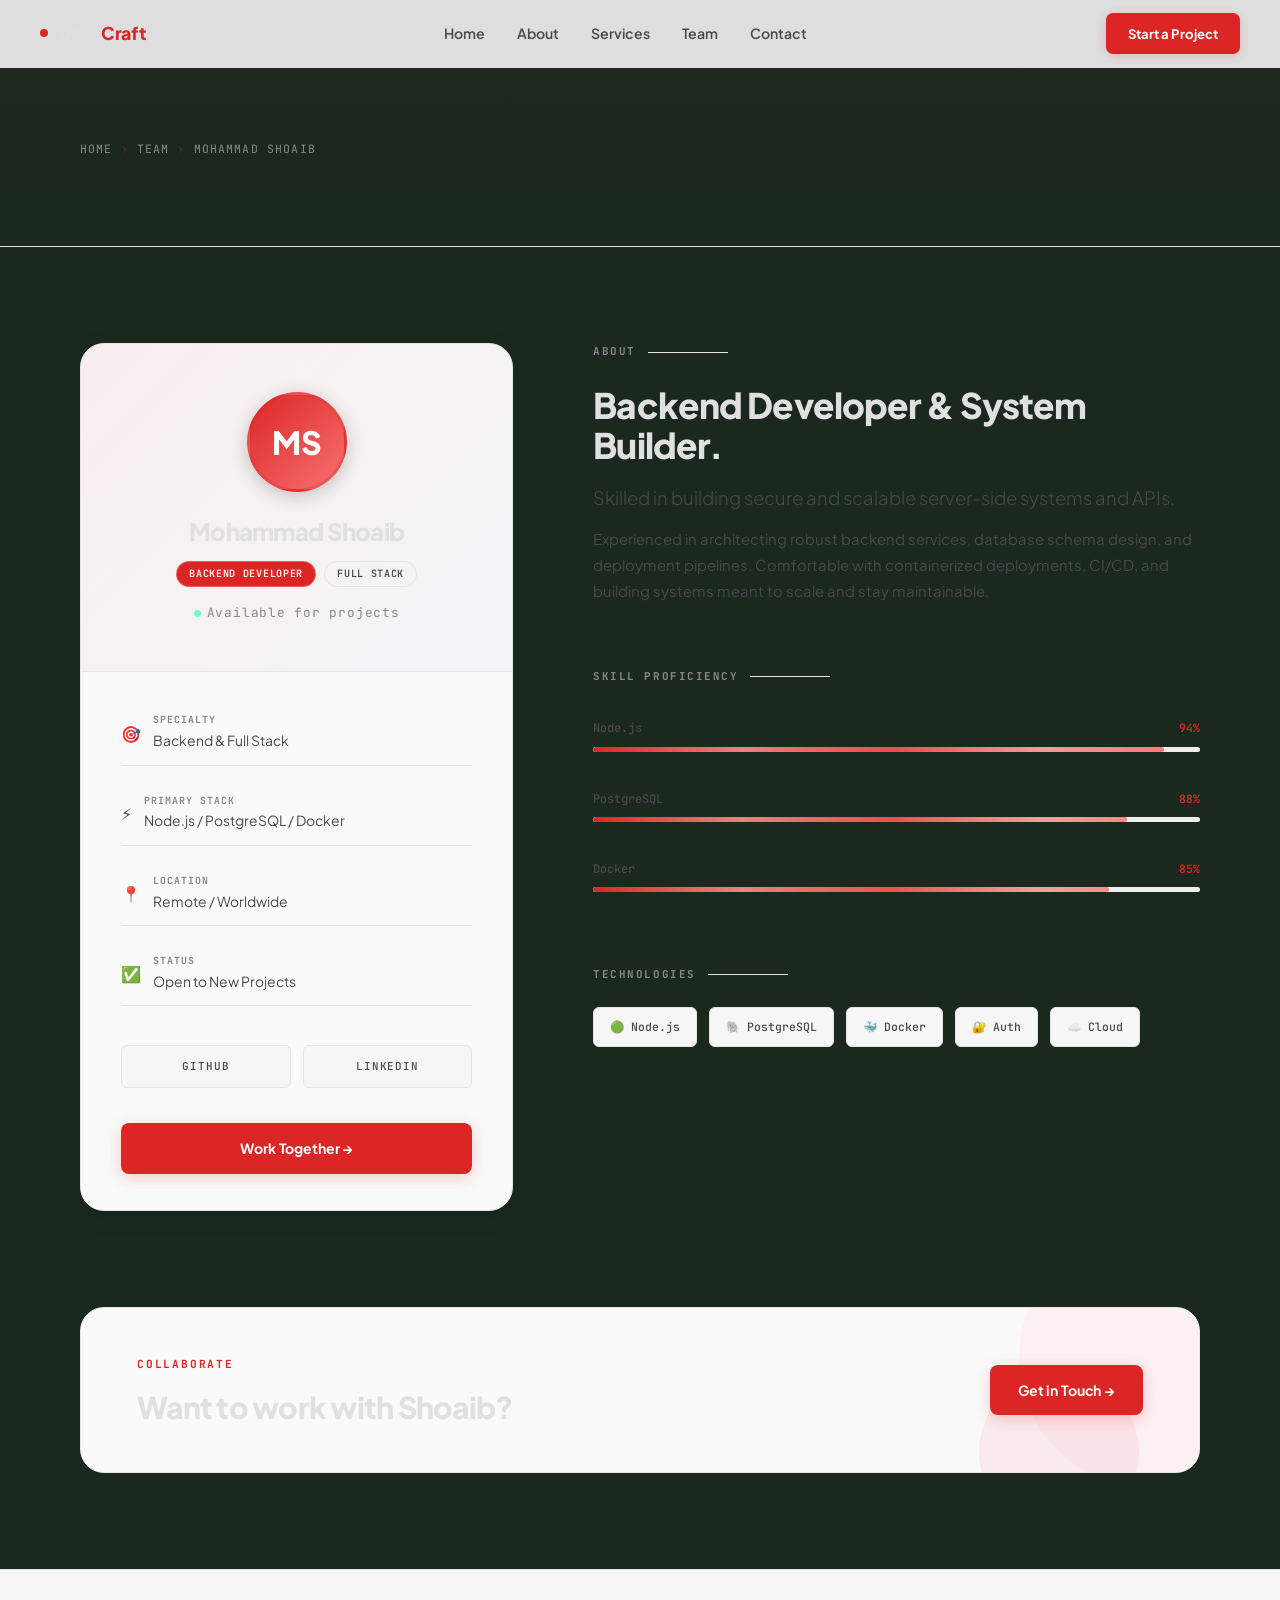
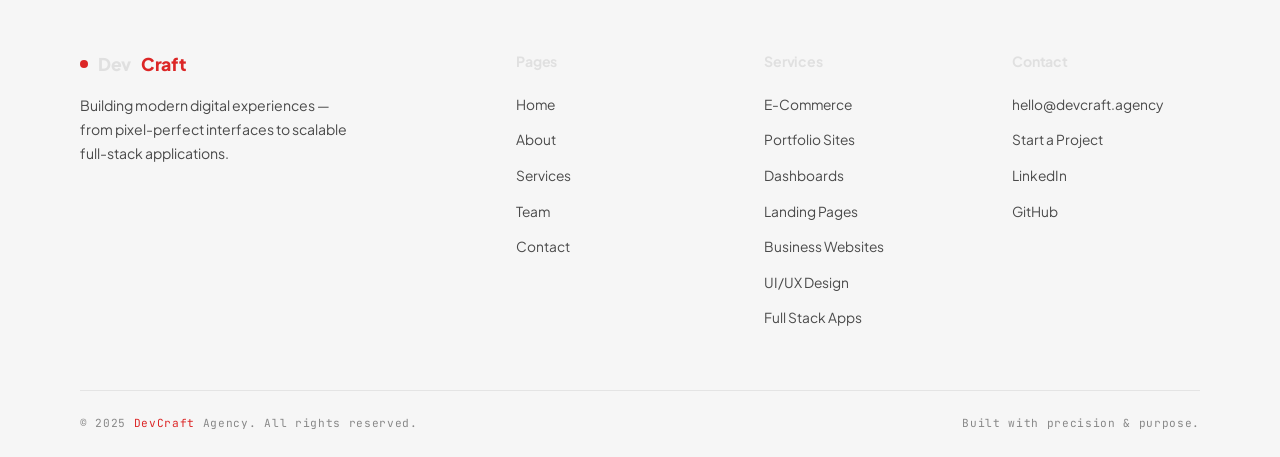
<file: team-shoaib.html>
<!DOCTYPE html>
<html lang="en">
<head>
  <meta charset="UTF-8"/>
  <meta name="viewport" content="width=device-width, initial-scale=1.0"/>
  <title>Mohammad Shoaib — DevCraft Agency</title>
  <meta name="description" content="Backend & Full Stack Developer at DevCraft. Specializing in Node.js, PostgreSQL, Docker, and API design." />
<link rel="stylesheet" href="style.css" />
<link rel="stylesheet" href="nav.css" />
<link rel="stylesheet" href="pages.css" />
<link rel="stylesheet" href="footer.css" />
<link rel="stylesheet" href="hero.css" />
<link rel="stylesheet" href="sections.css" />
  <link rel="stylesheet" href="base.css" />
<link rel="stylesheet" href="animations.css" />
<link rel="stylesheet" href="components.css" />
</head>
<body>
  <div id="nav-placeholder"></div>
  <main class="page-wrap">

    <div class="page-hero page-hero-short">
      <div class="container">
        <div class="breadcrumb">
          <a href="index.html">Home</a>
          <span class="breadcrumb-sep">›</span>
          <a href="team.html">Team</a>
          <span class="breadcrumb-sep">›</span>
          Mohammad Shoaib
        </div>
      </div>
    </div>

    <section class="section section-pt-reduced">
      <div class="container">
        <div class="profile-hero">

          <!-- Sticky Card -->
          <div class="profile-sticky anim-fade-up">
            <div class="profile-card">
              <div class="profile-card-top">
                <div class="profile-avatar">MS</div>
                <div class="profile-name">Mohammad Shoaib</div>
                <div class="profile-roles">
                  <span class="role-pill">Backend Developer</span>
                  <span class="role-pill secondary">Full Stack</span>
                </div>
                <p class="profile-availability">Available for projects</p>
              </div>
              <div class="profile-card-body">
                <div class="profile-meta-item">
                  <div class="profile-meta-icon">🎯</div>
                  <div>
                    <span class="profile-meta-label">Specialty</span>
                    Backend &amp; Full Stack
                  </div>
                </div>
                <div class="profile-meta-item">
                  <div class="profile-meta-icon">⚡</div>
                  <div>
                    <span class="profile-meta-label">Primary Stack</span>
                    Node.js / PostgreSQL / Docker
                  </div>
                </div>
                <div class="profile-meta-item">
                  <div class="profile-meta-icon">📍</div>
                  <div>
                    <span class="profile-meta-label">Location</span>
                    Remote / Worldwide
                  </div>
                </div>
                <div class="profile-meta-item">
                  <div class="profile-meta-icon">✅</div>
                  <div>
                    <span class="profile-meta-label">Status</span>
                    Open to New Projects
                  </div>
                </div>
                <div class="social-links">
                  <a href="#" class="social-link">GitHub</a>
                  <a href="#" class="social-link">LinkedIn</a>
                </div>
                <div class="profile-btn-wrap">
                  <a href="contact.html" class="btn btn-primary btn-full">Work Together →</a>
                </div>
              </div>
            </div>
          </div>

          <!-- Main Content -->
          <div>
            <!-- About -->
            <div class="profile-section reveal">
              <div class="profile-section-label">About</div>
              <h1 class="display-3">Backend Developer &amp; System Builder.</h1>
              <p class="lead">Skilled in building secure and scalable server-side systems and APIs.</p>
              <p class="profile-bio">Experienced in architecting robust backend services, database schema design, and deployment pipelines. Comfortable with containerized deployments, CI/CD, and building systems meant to scale and stay maintainable.</p>
            </div>

            <!-- Skills Bars -->
            <div class="profile-section reveal">
              <div class="profile-section-label">Skill Proficiency</div>
              <div class="skills-section">
                <div class="skill-bar-wrap">
                  <div class="skill-bar-header"><span class="skill-bar-label">Node.js</span><span class="skill-bar-pct">94%</span></div>
                  <div class="skill-bar-track"><div class="skill-bar-fill" data-pct="94"></div></div>
                </div>
                <div class="skill-bar-wrap">
                  <div class="skill-bar-header"><span class="skill-bar-label">PostgreSQL</span><span class="skill-bar-pct">88%</span></div>
                  <div class="skill-bar-track"><div class="skill-bar-fill" data-pct="88"></div></div>
                </div>
                <div class="skill-bar-wrap">
                  <div class="skill-bar-header"><span class="skill-bar-label">Docker</span><span class="skill-bar-pct">85%</span></div>
                  <div class="skill-bar-track"><div class="skill-bar-fill" data-pct="85"></div></div>
                </div>
              </div>
            </div>

            <!-- Technologies -->
            <div class="profile-section reveal">
              <div class="profile-section-label">Technologies</div>
              <div class="tech-row">
                <div class="tech-badge">🟢 Node.js</div>
                <div class="tech-badge">🐘 PostgreSQL</div>
                <div class="tech-badge">🐳 Docker</div>
                <div class="tech-badge">🔐 Auth</div>
                <div class="tech-badge">☁️ Cloud</div>
              </div>
            </div>

          </div>
        </div>
      </div>
    </section>

    <!-- CTA -->
    <section class="section section-no-top">
      <div class="container">
        <div class="card card-cta-row reveal">
          <div>
            <div class="mono-label">Collaborate</div>
            <h2 class="display-3">Want to work with Shoaib?</h2>
          </div>
          <a href="contact.html" class="btn btn-primary btn-no-shrink">Get in Touch →</a>
        </div>
      </div>
    </section>

  </main>
  <div id="footer-placeholder"></div>
  <script src="components.js"></script>
  <script src="nav.js"></script>
</body>
</html>
</file>
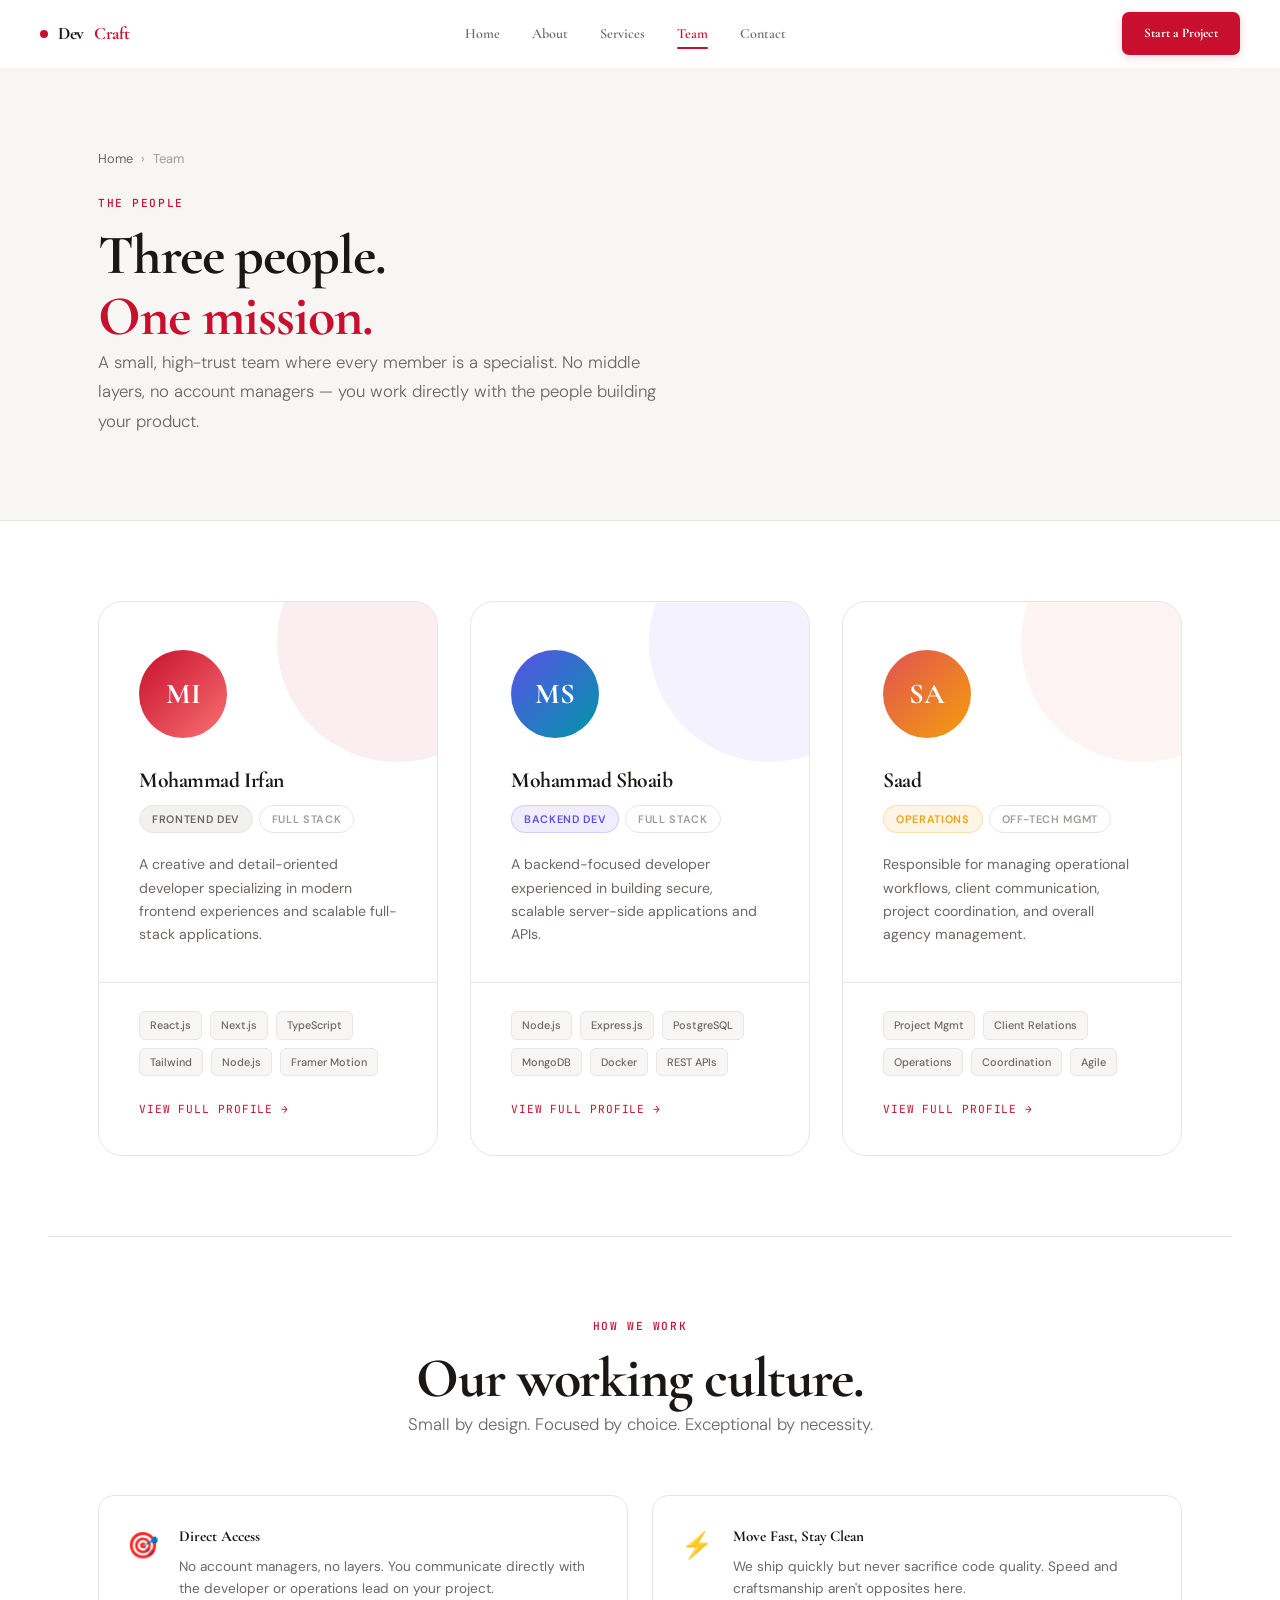
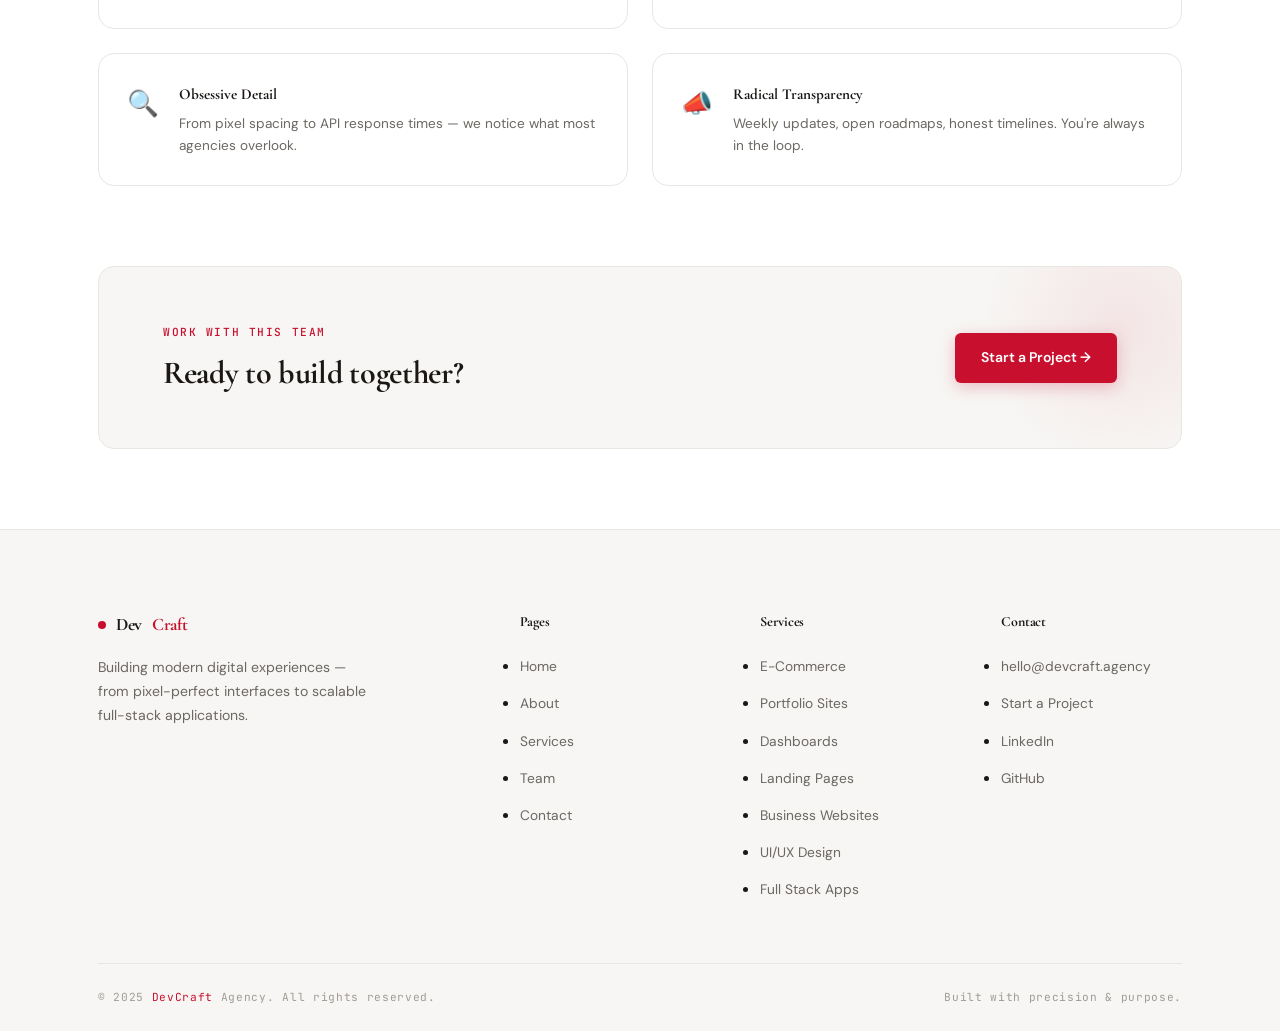
<file: team.html>
<!DOCTYPE html>
<html lang="en">
<head>
  <meta charset="UTF-8"/>
  <meta name="viewport" content="width=device-width, initial-scale=1.0"/>
  <title>Team — DevCraft Agency</title>
  <meta name="description" content="Three specialists. One mission. Meet the team behind DevCraft." />
  <link rel="stylesheet" href="variables.css" />
  <link rel="stylesheet" href="extras.css" />
  <link rel="stylesheet" href="hero.css" />
  <link rel="stylesheet" href="sections.css" />
  <link rel="stylesheet" href="nav.css" />
  <link rel="stylesheet" href="pages.css" />
  <link rel="stylesheet" href="footer.css" />
</head>
<body>
  <div id="nav-placeholder"></div>
  <main class="page-wrap">

    <div class="page-hero">
      <div class="container">
        <div class="breadcrumb">
          <a href="index.html">Home</a>
          <span class="breadcrumb-sep">›</span>
          Team
        </div>
        <div class="mono-label">The People</div>
        <h1 class="display-2 anim-fade-up">Three people.<br><span class="accent">One mission.</span></h1>
        <p class="lead lead-constrained anim-fade-up delay-1">
          A small, high-trust team where every member is a specialist. No middle layers, no account managers — you work directly with the people building your product.
        </p>
      </div>
    </div>

    <!-- Team Cards -->
    <section class="section">
      <div class="container">
        <div class="team-grid">

          <a href="ifran.html" class="team-full-card reveal delay-1">
            <div class="team-card-top irfan">
              <div class="member-avatar-lg irfan">MI</div>
              <div class="member-name">Mohammad Irfan</div>
              <div class="member-role-pills">
                <span class="role-pill">Frontend Dev</span>
                <span class="role-pill secondary">Full Stack</span>
              </div>
              <p class="member-desc">A creative and detail-oriented developer specializing in modern frontend experiences and scalable full-stack applications.</p>
            </div>
            <div class="team-card-bottom">
              <div class="skills-preview">
                <span class="skill-pill">React.js</span>
                <span class="skill-pill">Next.js</span>
                <span class="skill-pill">TypeScript</span>
                <span class="skill-pill">Tailwind</span>
                <span class="skill-pill">Node.js</span>
                <span class="skill-pill">Framer Motion</span>
              </div>
              <div class="view-profile-link">View Full Profile →</div>
            </div>
          </a>

          <a href="team-shoaib.html" class="team-full-card reveal delay-2">
            <div class="team-card-top shoaib">
              <div class="member-avatar-lg shoaib">MS</div>
              <div class="member-name">Mohammad Shoaib</div>
              <div class="member-role-pills">
                <span class="role-pill role-pill-violet">Backend Dev</span>
                <span class="role-pill secondary">Full Stack</span>
              </div>
              <p class="member-desc">A backend-focused developer experienced in building secure, scalable server-side applications and APIs.</p>
            </div>
            <div class="team-card-bottom">
              <div class="skills-preview">
                <span class="skill-pill">Node.js</span>
                <span class="skill-pill">Express.js</span>
                <span class="skill-pill">PostgreSQL</span>
                <span class="skill-pill">MongoDB</span>
                <span class="skill-pill">Docker</span>
                <span class="skill-pill">REST APIs</span>
              </div>
              <div class="view-profile-link">View Full Profile →</div>
            </div>
          </a>

          <a href="team-saad.html" class="team-full-card reveal delay-3">
            <div class="team-card-top saad">
              <div class="member-avatar-lg saad">SA</div>
              <div class="member-name">Saad</div>
              <div class="member-role-pills">
                <span class="role-pill role-pill-warm">Operations</span>
                <span class="role-pill secondary">Off-Tech Mgmt</span>
              </div>
              <p class="member-desc">Responsible for managing operational workflows, client communication, project coordination, and overall agency management.</p>
            </div>
            <div class="team-card-bottom">
              <div class="skills-preview">
                <span class="skill-pill">Project Mgmt</span>
                <span class="skill-pill">Client Relations</span>
                <span class="skill-pill">Operations</span>
                <span class="skill-pill">Coordination</span>
                <span class="skill-pill">Agile</span>
              </div>
              <div class="view-profile-link">View Full Profile →</div>
            </div>
          </a>

        </div>
      </div>
    </section>

    <div class="divider"></div>

    <!-- Culture -->
    <section class="section">
      <div class="container">
        <div class="section-header centered reveal">
          <div class="mono-label">How We Work</div>
          <h2 class="display-2">Our working culture.</h2>
          <p class="lead">Small by design. Focused by choice. Exceptional by necessity.</p>
        </div>
        <div class="culture-grid">
          <div class="culture-item reveal delay-1">
            <div class="culture-icon">🎯</div>
            <div>
              <h4>Direct Access</h4>
              <p>No account managers, no layers. You communicate directly with the developer or operations lead on your project.</p>
            </div>
          </div>
          <div class="culture-item reveal delay-2">
            <div class="culture-icon">⚡</div>
            <div>
              <h4>Move Fast, Stay Clean</h4>
              <p>We ship quickly but never sacrifice code quality. Speed and craftsmanship aren't opposites here.</p>
            </div>
          </div>
          <div class="culture-item reveal delay-3">
            <div class="culture-icon">🔍</div>
            <div>
              <h4>Obsessive Detail</h4>
              <p>From pixel spacing to API response times — we notice what most agencies overlook.</p>
            </div>
          </div>
          <div class="culture-item reveal delay-4">
            <div class="culture-icon">📣</div>
            <div>
              <h4>Radical Transparency</h4>
              <p>Weekly updates, open roadmaps, honest timelines. You're always in the loop.</p>
            </div>
          </div>
        </div>
      </div>
    </section>

    <!-- CTA -->
    <section class="section section-no-top">
      <div class="container">
        <div class="card card-cta-row reveal">
          <div>
            <div class="mono-label">Work With This Team</div>
            <h2 class="display-3">Ready to build together?</h2>
          </div>
          <a href="contact.html" class="btn btn-primary btn-no-shrink">Start a Project →</a>
        </div>
      </div>
    </section>

  </main>
  <div id="footer-placeholder"></div>
  <script src="components.js"></script>
  <script src="nav.js"></script>
</body>
</html>
</file>
<file: style.css>
/* ============================================================
   irfan-style.css  |  White & Red Theme + Animations
   Place this file in the same folder as ifran.html
   ============================================================ */

@import url('https://fonts.googleapis.com/css2?family=Cormorant+Garamond:wght@600;700&family=DM+Sans:wght@300;400;500;600&display=swap');

/* ─── VARIABLES ─────────────────────────────────────────────── */
:root {
  --red:         #C8102E;
  --red-dark:    #9A0B22;
  --red-pale:    #FDF0F2;
  --red-light:   #F5C6CE;
  --white:       #FFFFFF;
  --off-white:   #FAFAF8;
  --gray-50:     #F6F5F3;
  --gray-100:    #ECEAE6;
  --gray-200:    #D5D2CC;
  --gray-400:    #A09C95;
  --gray-600:    #6B6762;
  --gray-800:    #282420;
  --font-display:'Cormorant Garamond', Georgia, serif;
  --font-body:   'DM Sans', sans-serif;
  --ease-out:    cubic-bezier(0.16, 1, 0.3, 1);
  --ease-spring: cubic-bezier(0.34, 1.56, 0.64, 1);
  --shadow-sm:   0 2px 8px rgba(0,0,0,0.06);
  --shadow-md:   0 6px 24px rgba(0,0,0,0.09);
  --shadow-red:  0 8px 32px rgba(200,16,46,0.18);
  --r-sm:        6px;
  --r-md:        12px;
  --r-lg:        20px;
}

/* ─── RESET ─────────────────────────────────────────────────── */
*, *::before, *::after { box-sizing: border-box; margin: 0; padding: 0; }
html  { scroll-behavior: smooth; }
body  {
  font-family: var(--font-body);
  background: var(--off-white);
  color: var(--gray-800);
  line-height: 1.7;
  overflow-x: hidden;
}
a { color: inherit; text-decoration: none; }

/* ─── KEYFRAMES ─────────────────────────────────────────────── */
@keyframes fadeIn {
  from { opacity: 0; }
  to   { opacity: 1; }
}
@keyframes fadeUp {
  from { opacity: 0; transform: translateY(32px); }
  to   { opacity: 1; transform: translateY(0); }
}
@keyframes slideLeft {
  from { opacity: 0; transform: translateX(-22px); }
  to   { opacity: 1; transform: translateX(0); }
}
@keyframes scaleIn {
  from { opacity: 0; transform: scale(0.93); }
  to   { opacity: 1; transform: scale(1); }
}
@keyframes fillBar {
  from { width: 0 !important; }
}
@keyframes tagPop {
  from { opacity: 0; transform: scale(0.78) translateY(8px); }
  to   { opacity: 1; transform: scale(1) translateY(0); }
}
@keyframes float {
  0%, 100% { transform: translateY(0); }
  50%       { transform: translateY(-8px); }
}
@keyframes pulseDot {
  0%, 100% { opacity: 1;   transform: scale(1); }
  50%       { opacity: 0.5; transform: scale(0.65); }
}
@keyframes rotateSlow {
  from { transform: translate(-50%, 0) rotate(0deg); }
  to   { transform: translate(-50%, 0) rotate(360deg); }
}
@keyframes shimmer {
  0%   { background-position: -600px 0; }
  100% { background-position:  600px 0; }
}

/* ─── LAYOUT ─────────────────────────────────────────────────── */
.container {
  max-width: 1180px;
  margin: 0 auto;
  padding: 0 48px;
}
.section             { padding: 72px 0; }
.section-pt-reduced  { padding-top: 56px; }
.section-no-top      { padding-top: 0; }

/* ─── PAGE HERO (breadcrumb bar) ─────────────────────────────── */
.page-hero {
  background: var(--white);
  border-bottom: 2px solid var(--red);
  padding: 24px 0;
  animation: fadeIn 0.5s ease both;
  position: relative;
  overflow: hidden;
}
.page-hero-short { padding: 20px 0; }
/* animated red shimmer on bottom border */
.page-hero::after {
  content: '';
  position: absolute;
  left: 0; bottom: -2px; right: 0;
  height: 2px;
  background: linear-gradient(90deg, transparent, var(--white), transparent);
  background-size: 600px 100%;
  animation: shimmer 2.5s linear infinite;
}

.breadcrumb {
  display: flex;
  align-items: center;
  gap: 8px;
  font-size: 13px;
  color: var(--gray-400);
}
.breadcrumb a             { color: var(--gray-600); transition: color 0.2s; }
.breadcrumb a:hover       { color: var(--red); }
.breadcrumb-sep           { color: var(--gray-200); }

/* ─── PROFILE HERO GRID ──────────────────────────────────────── */
.profile-hero {
  display: grid;
  grid-template-columns: 300px 1fr;
  gap: 52px;
  align-items: start;
}

/* ─── STICKY SIDEBAR ─────────────────────────────────────────── */
.profile-sticky { position: sticky; top: 24px; }
.anim-fade-up   { animation: scaleIn 0.65s 0.1s var(--ease-out) both; }

/* ─── PROFILE CARD ───────────────────────────────────────────── */
.profile-card {
  background: var(--white);
  border: 1px solid var(--gray-100);
  border-radius: var(--r-lg);
  overflow: hidden;
  box-shadow: var(--shadow-md);
  transition: box-shadow 0.3s;
}
.profile-card:hover { box-shadow: var(--shadow-red); }

/* card top — red block */
.profile-card-top {
  background: var(--red);
  padding: 36px 24px 28px;
  text-align: center;
  position: relative;
  overflow: hidden;
}
/* decorative rotating rings */
.profile-card-top::before,
.profile-card-top::after {
  content: '';
  position: absolute;
  border-radius: 50%;
  left: 50%;
  pointer-events: none;
}
.profile-card-top::before {
  width: 200px; height: 200px;
  border: 1px solid rgba(255,255,255,0.1);
  top: -55px;
  animation: rotateSlow 20s linear infinite;
}
.profile-card-top::after {
  width: 140px; height: 140px;
  border: 1px solid rgba(255,255,255,0.07);
  top: -25px;
  animation: rotateSlow 14s linear infinite reverse;
}

.profile-avatar {
  width: 76px; height: 76px;
  border-radius: 50%;
  background: var(--white);
  color: var(--red);
  font-family: var(--font-display);
  font-size: 26px;
  font-weight: 700;
  display: flex;
  align-items: center;
  justify-content: center;
  margin: 0 auto 14px;
  position: relative; z-index: 1;
  box-shadow: 0 4px 18px rgba(0,0,0,0.2);
  animation: float 4s ease-in-out infinite;
}

.profile-name {
  font-family: var(--font-display);
  font-size: 22px;
  font-weight: 700;
  color: var(--white);
  margin-bottom: 12px;
  position: relative; z-index: 1;
}

.profile-roles {
  display: flex;
  flex-wrap: wrap;
  gap: 6px;
  justify-content: center;
  margin-bottom: 12px;
  position: relative; z-index: 1;
}
.role-pill {
  font-size: 10.5px;
  font-weight: 600;
  letter-spacing: 0.06em;
  text-transform: uppercase;
  color: var(--white);
  background: rgba(255,255,255,0.18);
  border: 1px solid rgba(255,255,255,0.28);
  padding: 4px 11px;
  border-radius: 999px;
}
.role-pill.secondary { background: rgba(0,0,0,0.18); }

.profile-availability {
  font-size: 12px;
  color: rgba(255,255,255,0.75);
  position: relative; z-index: 1;
  display: flex;
  align-items: center;
  justify-content: center;
  gap: 6px;
}
.profile-availability::before {
  content: '';
  width: 7px; height: 7px;
  border-radius: 50%;
  background: #6EFFC4;
  display: inline-block;
  animation: pulseDot 2s ease-in-out infinite;
}

/* card body */
.profile-card-body {
  padding: 22px 24px 26px;
  display: flex;
  flex-direction: column;
  gap: 15px;
}
.profile-meta-item {
  display: flex;
  align-items: flex-start;
  gap: 11px;
  font-size: 13.5px;
  color: var(--gray-600);
}
.profile-meta-icon { font-size: 15px; margin-top: 2px; flex-shrink: 0; }
.profile-meta-label {
  display: block;
  font-size: 10px;
  font-weight: 700;
  letter-spacing: 0.1em;
  text-transform: uppercase;
  color: var(--gray-400);
  margin-bottom: 1px;
}

.social-links { display: flex; gap: 8px; }
.social-link {
  flex: 1;
  text-align: center;
  padding: 8px;
  border-radius: var(--r-sm);
  border: 1px solid var(--gray-100);
  font-size: 13px;
  font-weight: 500;
  color: var(--gray-600);
  transition: all 0.2s;
}
.social-link:hover {
  background: var(--red-pale);
  border-color: var(--red-light);
  color: var(--red);
}

.profile-btn-wrap { margin-top: 2px; }

/* ─── BUTTONS ────────────────────────────────────────────────── */
.btn {
  display: inline-flex;
  align-items: center;
  justify-content: center;
  padding: 13px 22px;
  border-radius: var(--r-sm);
  font-family: var(--font-body);
  font-size: 14px;
  font-weight: 600;
  cursor: pointer;
  border: none;
  transition: all 0.22s var(--ease-out);
}
.btn-primary {
  background: var(--red);
  color: var(--white);
  box-shadow: 0 4px 16px rgba(200,16,46,0.28);
}
.btn-primary:hover {
  background: var(--red-dark);
  transform: translateY(-2px);
  box-shadow: 0 8px 24px rgba(200,16,46,0.36);
}
.btn-primary:active { transform: translateY(0); }
.btn-full      { width: 100%; }
.btn-no-shrink { flex-shrink: 0; }

/* ─── PROFILE SECTIONS ───────────────────────────────────────── */
.profile-section { margin-bottom: 52px; }

.profile-section-label {
  font-size: 10.5px;
  font-weight: 700;
  letter-spacing: 0.14em;
  text-transform: uppercase;
  color: var(--red);
  margin-bottom: 12px;
  display: flex;
  align-items: center;
  gap: 8px;
}
.profile-section-label::after {
  content: '';
  flex: 1;
  max-width: 80px;
  height: 1px;
  background: var(--gray-100);
}

/* ─── TYPOGRAPHY ─────────────────────────────────────────────── */
.display-3 {
  font-family: var(--font-display);
  font-size: clamp(28px, 3.5vw, 42px);
  font-weight: 700;
  line-height: 1.18;
  color: var(--gray-800);
  letter-spacing: -0.4px;
  margin-bottom: 14px;
}
.lead {
  font-size: 16.5px;
  color: var(--gray-600);
  font-weight: 300;
  margin-bottom: 12px;
}
.profile-bio {
  font-size: 14.5px;
  color: var(--gray-400);
  line-height: 1.8;
}

/* ─── SKILL BARS ─────────────────────────────────────────────── */
.skills-section { display: flex; flex-direction: column; gap: 18px; }
.skill-bar-header {
  display: flex;
  justify-content: space-between;
  margin-bottom: 7px;
}
.skill-bar-label { font-size: 13px; font-weight: 500; color: var(--gray-800); }
.skill-bar-pct   { font-size: 12px; font-weight: 600; color: var(--red); }

.skill-bar-track {
  height: 6px;
  background: var(--gray-100);
  border-radius: 999px;
  overflow: hidden;
}
.skill-bar-fill {
  height: 100%;
  border-radius: 999px;
  background: linear-gradient(90deg, var(--red-dark), var(--red));
  animation: fillBar 1.1s 0.4s var(--ease-out) both;
  position: relative;
  overflow: hidden;
}
/* widths from data-pct */
.skill-bar-fill[data-pct="95"] { width: 95%; }
.skill-bar-fill[data-pct="90"] { width: 90%; }
.skill-bar-fill[data-pct="88"] { width: 88%; }
.skill-bar-fill[data-pct="85"] { width: 85%; }
.skill-bar-fill[data-pct="82"] { width: 82%; }
.skill-bar-fill[data-pct="78"] { width: 78%; }
.skill-bar-fill[data-pct="75"] { width: 75%; }
/* shimmer overlay */
.skill-bar-fill::after {
  content: '';
  position: absolute;
  inset: 0;
  background: linear-gradient(90deg, transparent, rgba(255,255,255,0.35), transparent);
  background-size: 300px 100%;
  animation: shimmer 2s linear infinite;
}

/* ─── TECH BADGES ────────────────────────────────────────────── */
.tech-row { display: flex; flex-wrap: wrap; gap: 10px; }
.tech-badge {
  background: var(--white);
  border: 1px solid var(--gray-100);
  color: var(--gray-600);
  font-size: 13px;
  font-weight: 500;
  padding: 7px 14px;
  border-radius: var(--r-sm);
  cursor: default;
  transition: all 0.22s var(--ease-spring);
  animation: tagPop 0.4s var(--ease-spring) both;
}
.tech-badge:nth-child(1)  { animation-delay: 0.50s; }
.tech-badge:nth-child(2)  { animation-delay: 0.55s; }
.tech-badge:nth-child(3)  { animation-delay: 0.60s; }
.tech-badge:nth-child(4)  { animation-delay: 0.65s; }
.tech-badge:nth-child(5)  { animation-delay: 0.70s; }
.tech-badge:nth-child(6)  { animation-delay: 0.75s; }
.tech-badge:nth-child(7)  { animation-delay: 0.80s; }
.tech-badge:nth-child(8)  { animation-delay: 0.85s; }
.tech-badge:nth-child(9)  { animation-delay: 0.90s; }
.tech-badge:nth-child(10) { animation-delay: 0.95s; }
.tech-badge:nth-child(11) { animation-delay: 1.00s; }
.tech-badge:nth-child(12) { animation-delay: 1.05s; }
.tech-badge:hover {
  background: var(--red-pale);
  border-color: var(--red-light);
  color: var(--red);
  transform: translateY(-3px);
  box-shadow: 0 4px 12px rgba(200,16,46,0.12);
}

/* ─── PROJECT CARDS ──────────────────────────────────────────── */
.projects-grid {
  display: grid;
  grid-template-columns: 1fr 1fr;
  gap: 18px;
}
.project-card {
  background: var(--white);
  border: 1px solid var(--gray-100);
  border-radius: var(--r-md);
  padding: 22px;
  position: relative;
  overflow: hidden;
  transition: all 0.25s var(--ease-out);
}
.project-card::before {
  content: '';
  position: absolute;
  left: 0; top: 0; bottom: 0;
  width: 3px;
  background: var(--red);
  transform: scaleY(0);
  transform-origin: bottom;
  transition: transform 0.28s var(--ease-out);
}
.project-card:hover {
  transform: translateY(-4px);
  box-shadow: var(--shadow-md);
  border-color: var(--red-light);
}
.project-card:hover::before { transform: scaleY(1); }

.project-card-header {
  display: flex;
  align-items: center;
  justify-content: space-between;
  margin-bottom: 10px;
}
.project-name {
  font-family: var(--font-display);
  font-size: 18px;
  font-weight: 700;
  color: var(--gray-800);
}
.project-type {
  font-size: 10px;
  font-weight: 700;
  letter-spacing: 0.07em;
  text-transform: uppercase;
  color: var(--red);
  background: var(--red-pale);
  padding: 3px 9px;
  border-radius: 999px;
}
.project-desc {
  font-size: 13.5px;
  color: var(--gray-400);
  line-height: 1.65;
  margin-bottom: 14px;
}
.project-tech { display: flex; flex-wrap: wrap; gap: 6px; }
.tag {
  font-size: 11px;
  font-weight: 600;
  color: var(--gray-600);
  background: var(--gray-50);
  border: 1px solid var(--gray-100);
  padding: 3px 9px;
  border-radius: var(--r-sm);
}

/* ─── EXPERIENCE ─────────────────────────────────────────────── */
.exp-list { display: flex; flex-direction: column; gap: 0; }
.exp-item {
  display: grid;
  grid-template-columns: 110px 1fr;
  gap: 20px;
  padding: 20px 0;
  border-bottom: 1px solid var(--gray-100);
  animation: slideLeft 0.6s var(--ease-out) both;
}
.exp-item:nth-child(1) { animation-delay: 0.55s; }
.exp-item:nth-child(2) { animation-delay: 0.68s; }
.exp-item:last-child   { border-bottom: none; }

.exp-period {
  font-size: 11.5px;
  font-weight: 600;
  color: var(--red);
  letter-spacing: 0.03em;
  padding-top: 3px;
}
.exp-content h4 {
  font-size: 15.5px;
  font-weight: 600;
  color: var(--gray-800);
  margin-bottom: 3px;
}
.company {
  font-size: 13px;
  color: var(--red);
  font-weight: 500;
  margin-bottom: 8px;
  display: flex;
  align-items: center;
  gap: 6px;
}
.company::before {
  content: '';
  width: 14px; height: 2px;
  background: var(--red);
  border-radius: 999px;
  flex-shrink: 0;
}
.exp-content p {
  font-size: 14px;
  color: var(--gray-400);
  line-height: 1.72;
}

/* ─── CTA CARD ───────────────────────────────────────────────── */
.card {
  background: var(--white);
  border: 1px solid var(--gray-100);
  border-radius: var(--r-lg);
}
.card-cta-row {
  padding: 48px 56px;
  display: flex;
  align-items: center;
  justify-content: space-between;
  gap: 32px;
  position: relative;
  overflow: hidden;
  animation: fadeUp 0.65s 0.2s var(--ease-out) both;
}
.card-cta-row::before {
  content: '';
  position: absolute;
  right: -80px; top: -80px;
  width: 260px; height: 260px;
  border-radius: 50%;
  background: var(--red-pale);
  animation: float 7s ease-in-out infinite;
  pointer-events: none;
}
.card-cta-row::after {
  content: '';
  position: absolute;
  right: 60px; bottom: -60px;
  width: 160px; height: 160px;
  border-radius: 50%;
  background: var(--red-light);
  opacity: 0.3;
  animation: float 5s 1s ease-in-out infinite;
  pointer-events: none;
}
.card-cta-row > * { position: relative; z-index: 1; }
.card-cta-row .display-3 { font-size: clamp(22px, 2.5vw, 30px); margin-bottom: 0; }

.mono-label {
  font-size: 10.5px;
  font-weight: 700;
  letter-spacing: 0.14em;
  text-transform: uppercase;
  color: var(--red);
  margin-bottom: 8px;
}

/* ─── SCROLL REVEAL ──────────────────────────────────────────── */
.reveal {
  opacity: 0;
  transform: translateY(24px);
  transition: opacity 0.65s var(--ease-out), transform 0.65s var(--ease-out);
}
.reveal.visible {
  opacity: 1;
  transform: translateY(0);
}

/* ─── RESPONSIVE ─────────────────────────────────────────────── */
@media (max-width: 960px) {
  .profile-hero     { grid-template-columns: 1fr; }
  .profile-sticky   { position: static; }
  .projects-grid    { grid-template-columns: 1fr; }
  .card-cta-row     { flex-direction: column; align-items: flex-start; padding: 36px 28px; }
  .container        { padding: 0 24px; }
}
@media (max-width: 480px) {
  .exp-item         { grid-template-columns: 1fr; gap: 4px; }
  .exp-period       { padding-top: 0; }
}
</file>
<file: nav.css>
/* ============================================================
   DEVCRAFT AGENCY — NAVIGATION
   Top Nav · Mobile Menu · Logo · Active States
   ============================================================ */

.nav {
  position: fixed;
  top: 0; left: 0; right: 0;
  z-index: 100;
  display: flex;
  align-items: center;
  justify-content: space-between;
  padding: 0 40px;
  height: 68px;
  background: rgba(255,255,255,0.85);
  backdrop-filter: blur(16px);
  -webkit-backdrop-filter: blur(16px);
  border-bottom: 1px solid transparent;
  transition: border-color 0.3s, background 0.3s, box-shadow 0.3s;
}
.nav.scrolled {
  border-bottom-color: var(--border);
  background: rgba(255,255,255,0.95);
  box-shadow: 0 2px 20px rgba(0,0,0,0.06);
}

/* ── Logo ── */
.nav-logo {
  display: flex;
  align-items: center;
  gap: 10px;
  font-family: var(--font-display);
  font-size: 1.1rem;
  font-weight: 800;
  color: var(--text);
  letter-spacing: -0.02em;
  transition: opacity 0.2s;
}
.nav-logo:hover { opacity: 0.8; }
.nav-logo span  { color: var(--red); }
.nav-logo-dot {
  width: 8px; height: 8px;
  border-radius: 50%;
  background: var(--red);
  animation: pulseDot 2s ease-in-out infinite;
}

/* ── Desktop Links ── */
.nav-links {
  display: flex;
  align-items: center;
  gap: 4px;
}
.nav-link {
  font-family: var(--font-display);
  font-size: 0.88rem;
  font-weight: 600;
  color: var(--text2);
  padding: 8px 14px;
  border-radius: 6px;
  transition: color 0.2s, background 0.2s;
  position: relative;
}
.nav-link::after {
  content: '';
  position: absolute;
  bottom: 4px; left: 14px; right: 14px;
  height: 2px;
  background: var(--red);
  border-radius: 2px;
  transform: scaleX(0);
  transition: transform 0.25s var(--ease-out-expo);
}
.nav-link:hover          { color: var(--red); background: var(--red-soft); }
.nav-link.active         { color: var(--red); }
.nav-link.active::after  { transform: scaleX(1); }

/* ── CTA Button ── */
.nav-cta {
  font-family: var(--font-display);
  font-size: 0.82rem;
  font-weight: 700;
  color: #fff;
  background: var(--red);
  padding: 10px 22px;
  border-radius: 7px;
  transition: background 0.2s, transform 0.2s, box-shadow 0.2s;
  box-shadow: 0 2px 10px rgba(220,38,38,0.20);
}
.nav-cta:hover {
  background: #b91c1c;
  transform: translateY(-1px);
  box-shadow: 0 4px 18px rgba(220,38,38,0.30);
}

/* ── Hamburger ── */
.nav-hamburger {
  display: none;
  flex-direction: column;
  gap: 5px;
  background: none;
  border: none;
  cursor: pointer;
  padding: 8px;
  border-radius: 6px;
  transition: background 0.2s;
}
.nav-hamburger:hover { background: var(--bg2); }
.nav-hamburger span {
  display: block;
  width: 22px; height: 2px;
  background: var(--text);
  border-radius: 2px;
  transition: transform 0.3s, opacity 0.3s;
}
.nav-hamburger.open span:nth-child(1) { transform: translateY(7px) rotate(45deg); }
.nav-hamburger.open span:nth-child(2) { opacity: 0; }
.nav-hamburger.open span:nth-child(3) { transform: translateY(-7px) rotate(-45deg); }

/* ── Mobile Menu ── */
.nav-mobile {
  position: fixed;
  top: 68px; left: 0; right: 0;
  z-index: 99;
  background: rgba(255,255,255,0.97);
  backdrop-filter: blur(16px);
  border-bottom: 1px solid var(--border);
  padding: 20px 24px 28px;
  display: flex;
  flex-direction: column;
  gap: 4px;
  transform: translateY(-8px);
  opacity: 0;
  pointer-events: none;
  transition: opacity 0.25s, transform 0.25s;
}
.nav-mobile.open {
  opacity: 1;
  transform: translateY(0);
  pointer-events: auto;
}
.nav-mobile .nav-link {
  padding: 12px 16px;
  border-radius: 8px;
  font-size: 1rem;
}
.nav-mobile .nav-cta {
  margin-top: 8px;
  text-align: center;
  padding: 14px;
  border-radius: 8px;
}

@media (max-width: 900px) {
  .nav-links      { display: none; }
  .nav > .nav-cta { display: none; }
  .nav-hamburger  { display: flex; }
  .nav            { padding: 0 20px; }
}
</file>
<file: pages.css>
/* ============================================================
   DEVCRAFT AGENCY — PAGES
   About · Services · Team · Service Detail · Profile
   ============================================================ */

/* ══ ABOUT PAGE ══ */
.about-grid {
  display: grid;
  grid-template-columns: 1fr 1fr;
  gap: 80px;
  align-items: center;
}
.about-visual { position: relative; height: 540px; }
.about-card-float {
  position: absolute;
  background: var(--surface);
  border: 1px solid var(--border);
  border-radius: var(--r-lg);
  padding: 28px;
}
.about-card-float.card-main  { inset: 0 60px 60px 0; background: var(--bg2); }
.about-card-float.card-stat  { bottom: 0; left: 0; padding: 24px 28px; width: 200px; }
.about-card-float.card-tech  { top: 20px; right: 0; padding: 20px 24px; width: 180px; }
.about-code {
  font-family: var(--font-mono);
  font-size: 0.75rem;
  color: var(--text2);
  line-height: 1.8;
  padding: 20px;
}
.about-code .kw  { color: var(--violet); }
.about-code .str { color: var(--red); }
.about-code .fn  { color: var(--cyan); }
.body-text {
  color: var(--text2);
  line-height: 1.75;
  margin-bottom: 32px;
  font-size: 0.95rem;
}

.values-grid {
  display: grid;
  grid-template-columns: repeat(3, 1fr);
  gap: 24px;
}
.value-card {
  background: var(--surface);
  border: 1px solid var(--border);
  border-radius: var(--r-lg);
  padding: 36px 28px;
  transition: border-color 0.3s, transform 0.3s;
}
.value-card:hover { border-color: var(--border2); transform: translateY(-4px); }
.value-icon  { font-size: 2rem; margin-bottom: 20px; }
.value-card h3 {
  font-family: var(--font-display);
  font-weight: 700;
  font-size: 1.05rem;
  color: var(--text);
  margin-bottom: 10px;
}
.value-card p { font-size: 0.88rem; color: var(--text2); line-height: 1.65; }

.timeline { display: flex; flex-direction: column; }
.timeline-item {
  display: grid;
  grid-template-columns: 80px 1px 1fr;
  gap: 0 32px;
  padding-bottom: 48px;
}
.timeline-item:last-child { padding-bottom: 0; }
.timeline-year {
  font-family: var(--font-mono);
  font-size: 0.72rem;
  letter-spacing: 0.1em;
  color: var(--red);
  padding-top: 4px;
}
.timeline-line { background: var(--border); position: relative; }
.timeline-line::before {
  content: '';
  position: absolute;
  top: 6px; left: 50%;
  transform: translateX(-50%);
  width: 10px; height: 10px;
  background: var(--red);
  border-radius: 50%;
}
.timeline-content h4 {
  font-family: var(--font-display);
  font-weight: 700;
  font-size: 1rem;
  color: var(--text);
  margin-bottom: 8px;
}
.timeline-content p { font-size: 0.87rem; color: var(--text2); line-height: 1.65; }

/* ══ SERVICES LIST PAGE ══ */
.services-list { display: flex; flex-direction: column; gap: 2px; }
.service-row {
  display: grid;
  grid-template-columns: 80px 1fr auto auto;
  align-items: center;
  gap: 40px;
  padding: 36px 0;
  border-bottom: 1px solid var(--border);
  cursor: pointer;
  text-decoration: none;
  color: inherit;
  transition: padding-left 0.3s var(--ease-out-expo);
  position: relative;
}
.service-row::before {
  content: '';
  position: absolute;
  left: -40px; top: 0; bottom: 0;
  width: 3px;
  background: var(--red);
  transform: scaleY(0);
  transition: transform 0.3s var(--ease-out-expo);
}
.service-row:hover             { padding-left: 16px; }
.service-row:hover::before     { transform: scaleY(1); }
.service-row:first-child       { border-top: 1px solid var(--border); }
.service-num {
  font-family: var(--font-mono);
  font-size: 0.72rem;
  letter-spacing: 0.1em;
  color: var(--text3);
}
.service-info h3 {
  font-family: var(--font-display);
  font-weight: 700;
  font-size: clamp(1.1rem, 2.5vw, 1.7rem);
  color: var(--text);
  letter-spacing: -0.02em;
  margin-bottom: 6px;
  transition: color 0.2s;
}
.service-row:hover .service-info h3 { color: var(--red); }
.service-info p { font-size: 0.87rem; color: var(--text2); }
.service-tags   { display: flex; gap: 8px; flex-wrap: wrap; justify-content: flex-end; }
.service-arrow {
  font-family: var(--font-mono);
  font-size: 1.3rem;
  color: var(--text3);
  transition: color 0.3s, transform 0.3s;
  margin-left: 12px;
}
.service-row:hover .service-arrow { color: var(--red); transform: translateX(8px); }

.why-grid { display: grid; grid-template-columns: repeat(3, 1fr); gap: 28px; }
.why-item {
  padding: 32px;
  background: var(--surface);
  border: 1px solid var(--border);
  border-radius: var(--r-lg);
  transition: border-color 0.3s, transform 0.3s;
}
.why-item:hover { border-color: var(--border2); transform: translateY(-4px); }
.why-item .num {
  font-family: var(--font-display);
  font-size: 2.8rem;
  font-weight: 800;
  color: var(--border);
  line-height: 1;
  margin-bottom: 16px;
  letter-spacing: -0.05em;
}
.why-item h4 {
  font-family: var(--font-display);
  font-weight: 700;
  font-size: 1rem;
  color: var(--text);
  margin-bottom: 10px;
}
.why-item p { font-size: 0.87rem; color: var(--text2); line-height: 1.65; }

/* ══ TEAM PAGE ══ */
.team-grid {
  display: grid;
  grid-template-columns: repeat(3, 1fr);
  gap: 32px;
}
.team-full-card {
  background: var(--surface);
  border: 1px solid var(--border);
  border-radius: var(--r-xl);
  overflow: hidden;
  transition: border-color 0.3s, transform 0.35s, box-shadow 0.3s;
  text-decoration: none;
  display: block;
  color: inherit;
}
.team-full-card:hover {
  border-color: rgba(220,38,38,0.25);
  transform: translateY(-8px);
  box-shadow: 0 16px 48px rgba(220,38,38,0.08);
}
.team-card-top {
  padding: 48px 40px 36px;
  position: relative;
  overflow: hidden;
}
.team-card-top::before {
  content: '';
  position: absolute;
  top: -80px; right: -80px;
  width: 240px; height: 240px;
  border-radius: 50%;
  opacity: 0.07;
}
.team-card-top.irfan::before  { background: var(--red); }
.team-card-top.shoaib::before { background: var(--violet); }
.team-card-top.saad::before   { background: #E05252; }

.member-avatar-lg {
  width: 88px; height: 88px;
  border-radius: 50%;
  display: flex;
  align-items: center;
  justify-content: center;
  font-family: var(--font-display);
  font-size: 1.8rem;
  font-weight: 800;
  color: #fff;
  margin-bottom: 24px;
  position: relative;
  z-index: 1;
}
.member-avatar-lg.irfan  { background: linear-gradient(135deg, var(--red), #f87171); }
.member-avatar-lg.shoaib { background: linear-gradient(135deg, var(--violet), var(--cyan)); }
.member-avatar-lg.saad   { background: linear-gradient(135deg, #E05252, #F59E0B); }

.member-name {
  font-family: var(--font-display);
  font-weight: 800;
  font-size: 1.35rem;
  color: var(--text);
  letter-spacing: -0.02em;
  margin-bottom: 6px;
  position: relative;
  z-index: 1;
}
.member-role-pills {
  display: flex;
  flex-wrap: wrap;
  gap: 6px;
  margin-bottom: 20px;
  position: relative;
  z-index: 1;
}
.member-desc {
  font-size: 0.88rem;
  color: var(--text2);
  line-height: 1.65;
  position: relative;
  z-index: 1;
}
.team-card-bottom {
  padding: 28px 40px 36px;
  border-top: 1px solid var(--border);
}
.skills-preview { display: flex; flex-wrap: wrap; gap: 8px; margin-bottom: 24px; }
.view-profile-link {
  display: flex;
  align-items: center;
  gap: 8px;
  font-family: var(--font-mono);
  font-size: 0.70rem;
  letter-spacing: 0.08em;
  text-transform: uppercase;
  color: var(--red);
  transition: gap 0.2s;
}
.team-full-card:hover .view-profile-link { gap: 14px; }

.culture-grid { display: grid; grid-template-columns: repeat(2, 1fr); gap: 24px; }
.culture-item {
  display: flex;
  align-items: flex-start;
  gap: 20px;
  padding: 28px;
  background: var(--surface);
  border: 1px solid var(--border);
  border-radius: var(--r-lg);
  transition: border-color 0.3s;
}
.culture-item:hover { border-color: var(--border2); }
.culture-icon { font-size: 1.6rem; flex-shrink: 0; }
.culture-item h4 {
  font-family: var(--font-display);
  font-weight: 700;
  font-size: 0.95rem;
  color: var(--text);
  margin-bottom: 6px;
}
.culture-item p { font-size: 0.85rem; color: var(--text2); line-height: 1.6; }

/* ══ SERVICE DETAIL PAGE ══ */
.svc-hero-grid { display: grid; grid-template-columns: 1.1fr 1fr; gap: 80px; align-items: center; }
.mt-hero { margin-top: 40px; }
.svc-features { display: grid; grid-template-columns: repeat(2, 1fr); gap: 20px; margin-top: 32px; }
.svc-feature {
  display: flex;
  align-items: flex-start;
  gap: 14px;
  padding: 20px;
  background: var(--surface);
  border: 1px solid var(--border);
  border-radius: var(--r-md);
  transition: border-color 0.3s;
}
.svc-feature:hover { border-color: var(--border2); }
.svc-feature-icon { color: var(--red); font-size: 1.1rem; margin-top: 2px; flex-shrink: 0; }
.svc-feature-text h5 {
  font-family: var(--font-display);
  font-weight: 700;
  font-size: 0.95rem;
  color: var(--text);
  margin-bottom: 4px;
}
.svc-feature-text p { font-size: 0.82rem; color: var(--text2); line-height: 1.5; }

.svc-tech-visual {
  background: var(--surface);
  border: 1px solid var(--border);
  border-radius: var(--r-xl);
  padding: 48px;
  display: flex;
  flex-direction: column;
  gap: 20px;
}
.svc-tech-row { display: flex; flex-wrap: wrap; gap: 12px; }
.svc-tech-divider {
  margin-top: 20px;
  padding-top: 20px;
  border-top: 1px solid var(--border);
}
.svc-tagline {
  font-family: var(--font-display);
  font-weight: 700;
  color: var(--text);
  font-size: 1.2rem;
  margin-top: 8px;
  letter-spacing: -0.02em;
}

.process-grid { display: grid; grid-template-columns: repeat(2, 1fr); gap: 24px; }
.process-item {
  padding: 32px;
  background: var(--surface);
  border: 1px solid var(--border);
  border-radius: var(--r-lg);
  position: relative;
  transition: border-color 0.3s, transform 0.3s;
}
.process-item:hover { border-color: var(--border2); transform: translateY(-3px); }
.process-item-num {
  font-family: var(--font-mono);
  font-size: 0.68rem;
  letter-spacing: 0.1em;
  color: var(--red);
  margin-bottom: 16px;
}
.process-item h4 {
  font-family: var(--font-display);
  font-weight: 700;
  font-size: 1rem;
  color: var(--text);
  margin-bottom: 10px;
}
.process-item p { font-size: 0.85rem; color: var(--text2); line-height: 1.65; }

.related-services { display: grid; grid-template-columns: repeat(3, 1fr); gap: 20px; }
.related-card {
  background: var(--surface);
  border: 1px solid var(--border);
  border-radius: var(--r-lg);
  padding: 28px;
  transition: border-color 0.3s, transform 0.3s;
  text-decoration: none;
  color: inherit;
  display: block;
}
.related-card:hover { border-color: var(--border2); transform: translateY(-4px); }
.related-card-icon { font-size: 1.5rem; margin-bottom: 16px; }
.related-card h4 {
  font-family: var(--font-display);
  font-weight: 700;
  font-size: 1rem;
  color: var(--text);
  margin-bottom: 8px;
}
.related-card p { font-size: 0.83rem; color: var(--text2); line-height: 1.55; }

/* ══ PROFILE PAGE ══ */
.profile-hero {
  display: grid;
  grid-template-columns: 1fr 1.4fr;
  gap: 80px;
  align-items: start;
}
.profile-sticky { position: sticky; top: 100px; }
.profile-card {
  background: var(--surface);
  border: 1px solid var(--border);
  border-radius: var(--r-xl);
  overflow: hidden;
}
.profile-card-top {
  background: linear-gradient(135deg, rgba(220,38,38,0.06), rgba(3,105,161,0.03));
  padding: 48px 40px;
  border-bottom: 1px solid var(--border);
  text-align: center;
}
.profile-avatar {
  width: 100px; height: 100px;
  border-radius: 50%;
  background: linear-gradient(135deg, var(--red), #f87171);
  display: flex;
  align-items: center;
  justify-content: center;
  font-family: var(--font-display);
  font-size: 2rem;
  font-weight: 800;
  color: #fff;
  margin: 0 auto 20px;
  border: 3px solid rgba(220,38,38,0.25);
  animation: borderPulse 3s ease-in-out infinite;
}
.profile-name {
  font-family: var(--font-display);
  font-weight: 800;
  font-size: 1.5rem;
  color: var(--text);
  letter-spacing: -0.03em;
  margin-bottom: 10px;
}
.profile-roles {
  display: flex;
  flex-wrap: wrap;
  justify-content: center;
  gap: 8px;
  margin-bottom: 16px;
}
.profile-availability {
  font-size: 0.80rem;
  color: var(--text3);
  font-family: var(--font-mono);
  letter-spacing: 0.06em;
}
.profile-card-body { padding: 28px 40px 36px; }
.profile-meta-item {
  display: flex;
  align-items: center;
  gap: 12px;
  padding: 12px 0;
  border-bottom: 1px solid var(--border);
  font-size: 0.87rem;
  color: var(--text2);
}
.profile-meta-item:last-of-type { border-bottom: none; }
.profile-meta-icon { font-size: 1rem; flex-shrink: 0; }
.profile-meta-label {
  font-family: var(--font-mono);
  font-size: 0.62rem;
  letter-spacing: 0.1em;
  text-transform: uppercase;
  color: var(--text3);
  display: block;
  margin-bottom: 2px;
}
.social-links { display: flex; gap: 12px; margin-top: 24px; }
.social-link {
  flex: 1;
  display: flex;
  align-items: center;
  justify-content: center;
  gap: 8px;
  padding: 12px;
  background: var(--bg2);
  border: 1px solid var(--border);
  border-radius: var(--r-sm);
  font-family: var(--font-mono);
  font-size: 0.68rem;
  letter-spacing: 0.08em;
  text-transform: uppercase;
  color: var(--text2);
  transition: all 0.2s;
}
.social-link:hover { border-color: var(--red); color: var(--red); background: var(--red-soft); }
.profile-btn-wrap { margin-top: 20px; }

.profile-section       { margin-bottom: 64px; }
.profile-section:last-child { margin-bottom: 0; }
.profile-section-label {
  font-family: var(--font-mono);
  font-size: 0.68rem;
  letter-spacing: 0.14em;
  text-transform: uppercase;
  color: var(--text3);
  margin-bottom: 24px;
  display: flex;
  align-items: center;
  gap: 12px;
}
.profile-section-label::after {
  content: '';
  flex: 1;
  height: 1px;
  background: var(--border);
}
.profile-bio { color: var(--text2); line-height: 1.75; font-size: 0.93rem; }

.projects-grid { display: grid; grid-template-columns: 1fr 1fr; gap: 16px; }
.project-card {
  background: var(--bg2);
  border: 1px solid var(--border);
  border-radius: var(--r-md);
  padding: 24px;
  transition: border-color 0.2s, transform 0.2s;
}
.project-card:hover { border-color: var(--border2); transform: translateY(-2px); }
.project-card-header {
  display: flex;
  align-items: flex-start;
  justify-content: space-between;
  margin-bottom: 10px;
}
.project-name {
  font-family: var(--font-display);
  font-weight: 700;
  font-size: 0.95rem;
  color: var(--text);
}
.project-type {
  font-family: var(--font-mono);
  font-size: 0.60rem;
  letter-spacing: 0.08em;
  text-transform: uppercase;
  color: var(--red);
  background: var(--red-soft);
  border: 1px solid rgba(220,38,38,0.18);
  padding: 3px 8px;
  border-radius: 4px;
}
.project-desc { font-size: 0.83rem; color: var(--text2); line-height: 1.6; margin-bottom: 14px; }
.project-tech { display: flex; flex-wrap: wrap; gap: 6px; }

.exp-list { display: flex; flex-direction: column; gap: 24px; }
.exp-item {
  display: grid;
  grid-template-columns: 120px 1fr;
  gap: 24px;
  padding: 24px;
  background: var(--bg2);
  border: 1px solid var(--border);
  border-radius: var(--r-md);
}
.exp-period {
  font-family: var(--font-mono);
  font-size: 0.68rem;
  letter-spacing: 0.08em;
  color: var(--text3);
  line-height: 1.5;
  padding-top: 3px;
}
.exp-content h4 {
  font-family: var(--font-display);
  font-weight: 700;
  font-size: 0.95rem;
  color: var(--text);
  margin-bottom: 4px;
}
.exp-content .company { font-size: 0.82rem; color: var(--red); margin-bottom: 8px; }
.exp-content p  { font-size: 0.83rem; color: var(--text2); line-height: 1.6; }

.tech-row { display: flex; flex-wrap: wrap; gap: 12px; }
.tech-badge {
  display: flex;
  align-items: center;
  gap: 8px;
  font-family: var(--font-mono);
  font-size: 0.72rem;
  color: var(--text2);
  background: var(--bg2);
  border: 1px solid var(--border);
  padding: 10px 16px;
  border-radius: var(--r-sm);
  transition: all 0.2s;
}
.tech-badge:hover { border-color: var(--red); color: var(--red); background: var(--red-soft); }

.section-pt-reduced { padding-top: 40px; }

/* Responsive */
@media (max-width: 1024px) {
  .svc-hero-grid   { grid-template-columns: 1fr; gap: 48px; }
  .team-grid       { grid-template-columns: 1fr; max-width: 560px; margin: 0 auto; }
  .profile-hero    { grid-template-columns: 1fr; gap: 48px; }
  .profile-sticky  { position: static; }
  .related-services { grid-template-columns: 1fr 1fr; }
}
@media (max-width: 768px) {
  .about-grid      { grid-template-columns: 1fr; }
  .about-visual    { height: 320px; }
  .values-grid     { grid-template-columns: 1fr; }
  .service-row     { grid-template-columns: 40px 1fr; gap: 20px; }
  .service-tags, .service-arrow { display: none; }
  .why-grid        { grid-template-columns: 1fr; }
  .culture-grid    { grid-template-columns: 1fr; }
  .svc-features    { grid-template-columns: 1fr; }
  .process-grid    { grid-template-columns: 1fr; }
  .related-services { grid-template-columns: 1fr; }
  .projects-grid   { grid-template-columns: 1fr; }
  .exp-item        { grid-template-columns: 1fr; gap: 8px; }
}
</file>
<file: footer.css>
/* ============================================================
   DEVCRAFT AGENCY — FOOTER
   ============================================================ */

.footer {
  background: var(--bg2);
  border-top: 1px solid var(--border);
  padding: 80px 0 0;
}
.footer-grid {
  display: grid;
  grid-template-columns: 2fr 1fr 1fr 1fr;
  gap: 60px;
  margin-bottom: 60px;
}
.footer-brand-logo { margin-bottom: 16px; }
.footer-brand p {
  font-size: 0.88rem;
  color: var(--text2);
  line-height: 1.7;
  max-width: 280px;
  margin-top: 12px;
}
.footer-col h4 {
  font-family: var(--font-display);
  font-weight: 700;
  font-size: 0.88rem;
  color: var(--text);
  margin-bottom: 18px;
  letter-spacing: -0.01em;
}
.footer-col ul { display: flex; flex-direction: column; gap: 10px; }
.footer-col ul li a {
  font-size: 0.86rem;
  color: var(--text2);
  transition: color 0.2s;
}
.footer-col ul li a:hover { color: var(--red); }

.footer-bottom {
  border-top: 1px solid var(--border);
  padding: 24px 0;
  display: flex;
  align-items: center;
  justify-content: space-between;
  font-family: var(--font-mono);
  font-size: 0.70rem;
  letter-spacing: 0.06em;
  color: var(--text3);
}
.footer-bottom span { color: var(--red); }

@media (max-width: 1024px) {
  .footer-grid { grid-template-columns: 1fr 1fr; gap: 40px; }
}
@media (max-width: 768px) {
  .footer-grid { grid-template-columns: 1fr; gap: 32px; }
  .footer-bottom { flex-direction: column; gap: 8px; text-align: center; }
  .footer { padding: 48px 0 0; }
}
</file>
<file: hero.css>
/* ============================================================
   DEVCRAFT AGENCY — HERO (index page)
   Hero · Orbs · Grid BG · Marquee · Eyebrow · Scroll
   ============================================================ */

/* ── Hero ── */
.hero {
  min-height: 100vh;
  display: flex;
  align-items: center;
  position: relative;
  overflow: hidden;
  padding: 120px 0 80px;
  background: var(--bg);
}

/* ── Background ── */
.hero-bg {
  position: absolute;
  inset: 0;
  pointer-events: none;
}
.hero-grid-bg {
  position: absolute;
  inset: 0;
  background-image:
    linear-gradient(var(--border) 1px, transparent 1px),
    linear-gradient(90deg, var(--border) 1px, transparent 1px);
  background-size: 56px 56px;
  opacity: 0.55;
  mask-image: radial-gradient(ellipse 80% 80% at 50% 0%, black 20%, transparent 100%);
}
.hero-orb {
  position: absolute;
  border-radius: 50%;
  filter: blur(100px);
}
.hero-orb-1 {
  width: 560px; height: 560px;
  top: -160px; right: -80px;
  background: radial-gradient(circle, rgba(220,38,38,0.10), transparent 70%);
  animation: orbFloat 8s ease-in-out infinite;
}
.hero-orb-2 {
  width: 360px; height: 360px;
  bottom: -80px; left: 8%;
  background: radial-gradient(circle, rgba(220,38,38,0.05), transparent 70%);
  animation: orbFloat 11s ease-in-out infinite reverse;
}

/* ── Content ── */
.hero-content {
  position: relative;
  z-index: 1;
  max-width: 820px;
}

/* ── Eyebrow ── */
.hero-eyebrow {
  display: inline-flex;
  align-items: center;
  gap: 10px;
  font-family: var(--font-mono);
  font-size: 0.70rem;
  letter-spacing: 0.14em;
  text-transform: uppercase;
  color: var(--text3);
  background: var(--bg2);
  border: 1px solid var(--border);
  padding: 8px 18px;
  border-radius: 100px;
  margin-bottom: 36px;
}
.hero-eyebrow-dot {
  width: 6px; height: 6px;
  background: var(--red);
  border-radius: 50%;
  animation: pulseDot 1.6s ease-in-out infinite;
}

/* ── Heading ── */
.hero h1         { margin-bottom: 28px; }
.hero h1 em {
  font-style: normal;
  color: var(--red);
  position: relative;
}
.hero h1 em::after {
  content: '';
  position: absolute;
  bottom: 2px; left: 0; right: 0;
  height: 3px;
  background: linear-gradient(90deg, var(--red), transparent);
  border-radius: 2px;
  opacity: 0.4;
}

/* ── Description & Actions ── */
.hero-desc    { margin-bottom: 48px; max-width: 520px; }
.hero-actions { display: flex; align-items: center; gap: 20px; flex-wrap: wrap; }

/* ── Scroll indicator ── */
.hero-scroll {
  position: absolute;
  bottom: 40px; left: 50%;
  transform: translateX(-50%);
  display: flex;
  flex-direction: column;
  align-items: center;
  gap: 8px;
  font-family: var(--font-mono);
  font-size: 0.62rem;
  letter-spacing: 0.14em;
  text-transform: uppercase;
  color: var(--text3);
  z-index: 1;
}
.hero-scroll-line {
  width: 1px; height: 40px;
  background: linear-gradient(to bottom, var(--red), transparent);
  animation: scrollLine 2.2s ease-in-out infinite;
}

/* ── Marquee ── */
.marquee-section {
  padding: 26px 0;
  border-top: 1px solid var(--border);
  border-bottom: 1px solid var(--border);
  overflow: hidden;
  background: var(--bg2);
}
.marquee-track {
  display: flex;
  gap: 60px;
  width: max-content;
  animation: marquee 30s linear infinite;
}
.marquee-item {
  font-family: var(--font-mono);
  font-size: 0.73rem;
  letter-spacing: 0.10em;
  text-transform: uppercase;
  color: var(--text3);
  white-space: nowrap;
  display: flex;
  align-items: center;
  gap: 60px;
  transition: color 0.2s;
}
.marquee-item:hover { color: var(--red); }
.marquee-item::after {
  content: '◆';
  color: var(--red);
  font-size: 0.45rem;
}

@media (max-width: 768px) {
  .hero { padding: 80px 0 40px; }
  .hero-content { max-width: 100%; padding: 0 18px; }
  .hero h1 { font-size: 2rem; line-height: 1.05; }
  .hero-desc { margin-bottom: 20px; }
  .hero-actions { flex-direction: column; align-items: stretch; gap:12px; }
  .hero-actions .btn { width: 100%; }
  .marquee-section { padding: 18px 0; }
  .services-grid { gap: 16px; }
  .team-cards { gap: 16px; }
}
@media (max-width: 1024px) {
  .hero { padding: 100px 0 60px; }
  .hero-orb-1 { width: 420px; height: 420px; top: -120px; right: -40px; }
  .hero-orb-2 { width: 260px; height: 260px; bottom: -80px; left: 6%; }
}
</file>
<file: sections.css>
/* ============================================================
   DEVCRAFT AGENCY — SECTIONS (index page)
   Services Grid · Stats · Process · Team Preview
   ============================================================ */

/* ══ SERVICES GRID ══ */
.services-grid {
  display: grid;
  grid-template-columns: repeat(3, 1fr);
  gap: 20px;
}
.service-card {
  background: var(--surface);
  border: 1px solid var(--border);
  border-radius: var(--r-lg);
  padding: 36px 30px;
  position: relative;
  overflow: hidden;
  transition: border-color 0.3s, transform 0.3s, box-shadow 0.3s;
  cursor: pointer;
  text-decoration: none;
  display: block;
  color: inherit;
}
.service-card::before {
  content: '';
  position: absolute;
  inset: 0;
  background: linear-gradient(135deg, rgba(220,38,38,0.04), transparent);
  opacity: 0;
  transition: opacity 0.3s;
}
.service-card:hover {
  border-color: rgba(220,38,38,0.30);
  transform: translateY(-6px);
  box-shadow: 0 12px 36px rgba(220,38,38,0.08);
}
.service-card:hover::before { opacity: 1; }
.service-card-num {
  position: absolute;
  top: 24px; right: 24px;
  font-family: var(--font-mono);
  font-size: 0.63rem;
  color: var(--text3);
  letter-spacing: 0.08em;
}
.service-card-icon {
  width: 48px; height: 48px;
  border-radius: var(--r-sm);
  background: var(--bg2);
  border: 1px solid var(--border);
  display: flex;
  align-items: center;
  justify-content: center;
  font-size: 1.3rem;
  margin-bottom: 22px;
  transition: background 0.3s, border-color 0.3s;
}
.service-card:hover .service-card-icon {
  background: var(--red-soft);
  border-color: rgba(220,38,38,0.25);
}
.service-card h3 {
  font-family: var(--font-display);
  font-weight: 700;
  font-size: 1.08rem;
  color: var(--text);
  margin-bottom: 10px;
  letter-spacing: -0.01em;
}
.service-card p {
  font-size: 0.87rem;
  color: var(--text2);
  line-height: 1.65;
  margin-bottom: 22px;
}
.service-card-link {
  font-family: var(--font-mono);
  font-size: 0.68rem;
  letter-spacing: 0.08em;
  text-transform: uppercase;
  color: var(--red);
  display: flex;
  align-items: center;
  gap: 8px;
  transition: gap 0.2s;
}
.service-card:hover .service-card-link { gap: 14px; }
.service-card-full { grid-column: span 3; }

/* ══ STATS ══ */
.stats-section {
  background: var(--bg2);
  border-top: 1px solid var(--border);
  border-bottom: 1px solid var(--border);
  padding: 80px 0;
}
.stats-grid {
  display: grid;
  grid-template-columns: repeat(4, 1fr);
  gap: 1px;
  background: var(--border);
}
.stat-item {
  background: var(--bg2);
  padding: 40px 36px;
  display: flex;
  flex-direction: column;
  gap: 8px;
  transition: background 0.2s;
}
.stat-item:hover { background: var(--red-soft); }

/* ══ PROCESS ══ */
.process-steps {
  display: grid;
  grid-template-columns: repeat(4, 1fr);
  gap: 0;
  position: relative;
}
.process-steps::before {
  content: '';
  position: absolute;
  top: 27px; left: 10%;
  width: 80%;
  height: 1px;
  background: linear-gradient(90deg, transparent, var(--border), var(--border), transparent);
}
.process-step { padding: 0 20px; }
.process-step-num {
  width: 56px; height: 56px;
  border-radius: 50%;
  background: var(--bg);
  border: 2px solid var(--border);
  display: flex;
  align-items: center;
  justify-content: center;
  font-family: var(--font-mono);
  font-size: 0.78rem;
  font-weight: 600;
  color: var(--red);
  margin-bottom: 24px;
  position: relative;
  z-index: 1;
  transition: border-color 0.3s, background 0.3s, box-shadow 0.3s;
}
.process-step:hover .process-step-num {
  border-color: var(--red);
  background: var(--red-soft);
  box-shadow: 0 0 0 6px rgba(220,38,38,0.08);
}
.process-step h4 {
  font-family: var(--font-display);
  font-weight: 700;
  font-size: 0.98rem;
  color: var(--text);
  margin-bottom: 10px;
}
.process-step p { font-size: 0.84rem; color: var(--text2); line-height: 1.6; }

/* ══ TEAM PREVIEW ══ */
.team-cards { display: grid; grid-template-columns: repeat(3, 1fr); gap: 24px; }
.team-card {
  background: var(--surface);
  border: 1px solid var(--border);
  border-radius: var(--r-lg);
  overflow: hidden;
  transition: border-color 0.3s, transform 0.3s, box-shadow 0.3s;
  text-decoration: none;
  color: inherit;
  display: block;
}
.team-card:hover {
  border-color: var(--border2);
  transform: translateY(-4px);
  box-shadow: 0 10px 32px rgba(220,38,38,0.07);
}
.team-card-header {
  padding: 32px 28px 24px;
  border-bottom: 1px solid var(--border);
  display: flex;
  align-items: center;
  gap: 18px;
}
.team-avatar {
  width: 56px; height: 56px;
  border-radius: 50%;
  background: linear-gradient(135deg, var(--red), #f87171);
  display: flex;
  align-items: center;
  justify-content: center;
  font-family: var(--font-display);
  font-size: 1.2rem;
  font-weight: 800;
  color: #fff;
  flex-shrink: 0;
}
.team-avatar-shoaib { background: linear-gradient(135deg, var(--violet), var(--cyan)); }
.team-avatar-saad   { background: linear-gradient(135deg, #E05252, #F59E0B); }
.team-card-name {
  font-family: var(--font-display);
  font-weight: 700;
  font-size: 1rem;
  color: var(--text);
  margin-bottom: 4px;
}
.team-card-role {
  font-family: var(--font-mono);
  font-size: 0.65rem;
  letter-spacing: 0.08em;
  text-transform: uppercase;
  color: var(--red);
}
.team-card-body   { padding: 20px 28px; }
.team-card-body p { font-size: 0.86rem; color: var(--text2); line-height: 1.65; margin-bottom: 18px; }
.team-card-skills { display: flex; flex-wrap: wrap; gap: 6px; }

/* Responsive */
@media (max-width: 1024px) {
  .services-grid { grid-template-columns: repeat(2, 1fr); }
  .stats-grid    { grid-template-columns: repeat(2, 1fr); }
  .process-steps { grid-template-columns: repeat(2, 1fr); gap: 40px; }
  .process-steps::before { display: none; }
  .team-cards    { grid-template-columns: repeat(2, 1fr); }
}
@media (max-width: 768px) {
  .services-grid   { grid-template-columns: 1fr; }
  .service-card-full { grid-column: span 1; }
  .team-cards      { grid-template-columns: 1fr; }
  .process-steps   { grid-template-columns: 1fr; }
  .stats-section   { padding: 48px 0; }
  .stat-item       { padding: 28px 24px; }
}
</file>
<file: base.css>
/* ============================================================
   DEVCRAFT AGENCY — BASE
   Variables · Reset · Typography · Layout Utilities
   Theme: Red & White Light Mode · Coding Aesthetic
   ============================================================ */

@import url('https://fonts.googleapis.com/css2?family=Plus+Jakarta+Sans:wght@400;500;600;700;800&family=JetBrains+Mono:wght@400;500;700&display=swap');

/* ── CSS Variables ── */
:root {
  /* Backgrounds */
  --bg:       #1a281E;
  --bg2:      #F6F6F6;
  --bg3:      #EEEEEE;
  --surface:  #FAFAFA;

  /* Borders */
  --border:   #E4E4E4;
  --border2:  rgba(220, 38, 38, 0.40);

  /* Text */
  --text:     #e0e0e0;
  --text2:    #4A4A4A;
  --text3:    #888888;
  --white:    #0F0F0F; /* repurposed: "strong text" in light theme */

  /* Accent — Red */
  --red:      #DC2626;
  --red-soft: #FEF2F2;
  --acid:     #DC2626; /* alias kept for compatibility */

  /* Secondary accents */
  --cyan:     #0369A1;
  --violet:   #7C3AED;

  /* Typography */
  --font-display: 'Plus Jakarta Sans', system-ui, sans-serif;
  --font-mono:    'JetBrains Mono', 'Fira Code', monospace;

  /* Border radii */
  --r-sm:  6px;
  --r-md:  10px;
  --r-lg:  16px;
  --r-xl:  24px;
  --r-2xl: 32px;

  /* Easing */
  --ease-out-expo: cubic-bezier(0.19, 1, 0.22, 1);
}

/* ── Reset ── */
*, *::before, *::after { box-sizing: border-box; margin: 0; padding: 0; }
html { scroll-behavior: smooth; }
body {
  font-family: var(--font-display);
  font-size: 1rem;
  line-height: 1.6;
  color: var(--text);
  background: var(--bg);
  -webkit-font-smoothing: antialiased;
  overflow-x: hidden;
}
a { text-decoration: none; color: inherit; }
img, svg { display: block; max-width: 100%; }
ul { list-style: none; }
sup { vertical-align: super; }

/* ── Layout ── */
.container {
  max-width: 1200px;
  margin: 0 auto;
  padding: 0 40px;
}
.page-wrap { min-height: 100vh; }

.section { padding: 96px 0; }
.section-no-top { padding-top: 0; }

.section-header { margin-bottom: 64px; }
.section-header.centered { text-align: center; }
.flex-between {
  display: flex;
  align-items: center;
  justify-content: space-between;
}
.grid-2 {
  display: grid;
  grid-template-columns: 1fr 1fr;
  gap: 80px;
  align-items: start;
}

.divider {
  height: 1px;
  background: var(--border);
  margin: 0 40px;
}

/* ── Page Hero ── */
.page-hero {
  padding: 140px 0 80px;
  position: relative;
  border-bottom: 1px solid var(--border);
  background:
    linear-gradient(180deg, rgba(220,38,38,0.03) 0%, transparent 100%);
}
.page-hero-short { padding-bottom: 60px; }

/* ── Breadcrumb ── */
.breadcrumb {
  display: flex;
  align-items: center;
  gap: 8px;
  font-family: var(--font-mono);
  font-size: 0.72rem;
  letter-spacing: 0.1em;
  text-transform: uppercase;
  color: var(--text3);
  margin-bottom: 28px;
}
.breadcrumb a { color: var(--text3); transition: color 0.2s; }
.breadcrumb a:hover { color: var(--red); }
.breadcrumb-sep { color: var(--border2); }

/* ── Typography ── */
.display-1 {
  font-family: var(--font-display);
  font-size: clamp(3rem, 7vw, 5.5rem);
  font-weight: 800;
  line-height: 1.0;
  letter-spacing: -0.04em;
  color: var(--text);
}
.display-2 {
  font-family: var(--font-display);
  font-size: clamp(2rem, 4.5vw, 3.4rem);
  font-weight: 800;
  line-height: 1.08;
  letter-spacing: -0.03em;
  color: var(--text);
  margin-bottom: 20px;
}
.display-3 {
  font-family: var(--font-display);
  font-size: clamp(1.5rem, 3vw, 2.2rem);
  font-weight: 800;
  line-height: 1.15;
  letter-spacing: -0.025em;
  color: var(--text);
  margin-bottom: 16px;
}
.lead {
  font-size: clamp(1rem, 1.5vw, 1.15rem);
  color: var(--text2);
  line-height: 1.75;
}
.lead-constrained { max-width: 540px; margin-top: 20px; }
.lead-hero         { max-width: 560px; margin-top: 20px; }
.lead-cta {
  max-width: 440px;
  margin: 0 auto 36px;
}
.accent { color: var(--red); }

/* ── Mono Label ── */
.mono-label {
  font-family: var(--font-mono);
  font-size: 0.70rem;
  letter-spacing: 0.16em;
  text-transform: uppercase;
  color: var(--red);
  margin-bottom: 16px;
  display: block;
}

/* ── Stat ── */
.stat-number {
  font-family: var(--font-display);
  font-size: clamp(2.5rem, 5vw, 3.8rem);
  font-weight: 800;
  color: var(--text);
  letter-spacing: -0.04em;
  line-height: 1;
}
.stat-number-lg { font-size: 2.2rem; }
.stat-label {
  font-family: var(--font-mono);
  font-size: 0.72rem;
  letter-spacing: 0.1em;
  text-transform: uppercase;
  color: var(--text3);
  margin-top: 6px;
}
.stat-sup {
  font-size: 0.5em;
  font-weight: 400;
  color: var(--red);
  vertical-align: baseline;
}

/* ── Misc Utility ── */
.d-contents { display: contents; }
.mt-xl { margin-top: 36px; }
.mb-xl { margin-bottom: 36px; }
.icon-xl { font-size: 2.2rem; }

/* ── Responsive ── */
@media (max-width: 768px) {
  .container { padding: 0 20px; }
  .section   { padding: 60px 0; }
  .divider   { margin: 0 20px; }
  .grid-2    { grid-template-columns: 1fr; gap: 40px; }
  .display-1 { font-size: 2.6rem; }
}
</file>
<file: animations.css>
/* ============================================================
   DEVCRAFT AGENCY — ANIMATIONS
   Keyframes · Reveal · Fade · Pulse · Scroll · Typing
   ============================================================ */

/* ── Scroll Reveal ── */
.reveal {
  opacity: 0;
  transform: translateY(28px);
  transition: opacity 0.65s var(--ease-out-expo), transform 0.65s var(--ease-out-expo);
}
.reveal.visible {
  opacity: 1;
  transform: translateY(0);
}

/* ── Fade Up ── */
.anim-fade-up {
  opacity: 0;
  transform: translateY(24px);
  animation: fadeUp 0.7s var(--ease-out-expo) forwards;
}
.anim-fade-in {
  opacity: 0;
  animation: fadeIn 0.7s ease forwards;
}

/* ── Delay utilities ── */
.delay-1 { animation-delay: 0.12s; transition-delay: 0.10s; }
.delay-2 { animation-delay: 0.24s; transition-delay: 0.20s; }
.delay-3 { animation-delay: 0.36s; transition-delay: 0.30s; }
.delay-4 { animation-delay: 0.48s; transition-delay: 0.40s; }

/* ── Keyframes ── */
@keyframes fadeUp {
  to { opacity: 1; transform: translateY(0); }
}
@keyframes fadeIn {
  to { opacity: 1; }
}
@keyframes marquee {
  from { transform: translateX(0); }
  to   { transform: translateX(-50%); }
}
@keyframes scrollLine {
  0%, 100% { opacity: 1; transform: scaleY(1) translateY(0); }
  50%       { opacity: 0.3; transform: scaleY(0.5) translateY(10px); }
}
@keyframes pulseDot {
  0%, 100% { transform: scale(1); opacity: 1; }
  50%       { transform: scale(1.5); opacity: 0.6; }
}
@keyframes orbFloat {
  0%, 100% { transform: translateY(0px); }
  50%       { transform: translateY(-24px); }
}
@keyframes borderPulse {
  0%, 100% { box-shadow: 0 0 0 0 rgba(220,38,38,0.18); }
  50%       { box-shadow: 0 0 0 8px rgba(220,38,38,0); }
}
@keyframes shimmer {
  0%   { background-position: -400px 0; }
  100% { background-position: 400px 0; }
}
@keyframes typingCursor {
  0%, 100% { opacity: 1; }
  50%       { opacity: 0; }
}
@keyframes slideInRight {
  from { opacity: 0; transform: translateX(30px); }
  to   { opacity: 1; transform: translateX(0); }
}
@keyframes countUp {
  from { opacity: 0; }
  to   { opacity: 1; }
}
</file>
<file: components.css>
/* ============================================================
   DEVCRAFT AGENCY — COMPONENTS
   Buttons · Tags · Badges · Cards · Pills · Skill Bars
   ============================================================ */

/* ── Buttons ── */
.btn {
  display: inline-flex;
  align-items: center;
  gap: 8px;
  font-family: var(--font-display);
  font-size: 0.88rem;
  font-weight: 700;
  letter-spacing: -0.01em;
  padding: 14px 28px;
  border-radius: 8px;
  border: none;
  cursor: pointer;
  transition: all 0.22s var(--ease-out-expo);
  text-decoration: none;
}
.btn-primary {
  background: var(--red);
  color: #fff;
  box-shadow: 0 4px 16px rgba(220,38,38,0.22);
}
.btn-primary:hover {
  background: #b91c1c;
  transform: translateY(-2px);
  box-shadow: 0 8px 28px rgba(220,38,38,0.32);
}
.btn-outline {
  background: transparent;
  color: var(--text);
  border: 1.5px solid var(--border);
}
.btn-outline:hover {
  border-color: var(--red);
  color: var(--red);
  transform: translateY(-2px);
  box-shadow: 0 4px 16px rgba(220,38,38,0.10);
}
.btn-no-shrink { flex-shrink: 0; }
.btn-full {
  width: 100%;
  justify-content: center;
}

/* ── Tags ── */
.tag {
  font-family: var(--font-mono);
  font-size: 0.65rem;
  letter-spacing: 0.07em;
  text-transform: uppercase;
  color: var(--red);
  background: var(--red-soft);
  border: 1px solid rgba(220,38,38,0.18);
  padding: 4px 10px;
  border-radius: var(--r-sm);
  white-space: nowrap;
  transition: background 0.2s, border-color 0.2s;
}
.tag:hover {
  background: rgba(220,38,38,0.14);
  border-color: rgba(220,38,38,0.35);
}
.tag-list {
  display: flex;
  flex-wrap: wrap;
  gap: 8px;
}

/* ── Badges ── */
.badge {
  display: inline-flex;
  align-items: center;
  gap: 6px;
  font-family: var(--font-mono);
  font-size: 0.68rem;
  letter-spacing: 0.05em;
  color: var(--text2);
  background: var(--bg2);
  border: 1px solid var(--border);
  padding: 8px 14px;
  border-radius: var(--r-sm);
  transition: border-color 0.2s, color 0.2s;
}
.badge:hover { border-color: var(--red); color: var(--red); }
.badge-dot {
  width: 6px; height: 6px;
  border-radius: 50%;
  background: var(--red);
  flex-shrink: 0;
  animation: pulseDot 1.8s ease-in-out infinite;
}

/* ── Skill Pills ── */
.skill-pill {
  font-family: var(--font-mono);
  font-size: 0.63rem;
  letter-spacing: 0.05em;
  text-transform: uppercase;
  color: var(--text2);
  background: var(--bg2);
  border: 1px solid var(--border);
  padding: 4px 10px;
  border-radius: 4px;
  transition: border-color 0.2s, color 0.2s;
}
.skill-pill:hover { border-color: var(--red); color: var(--red); }

/* ── Role Pills ── */
.role-pill {
  font-family: var(--font-mono);
  font-size: 0.63rem;
  letter-spacing: 0.07em;
  text-transform: uppercase;
  color: #fff;
  background: var(--red);
  padding: 4px 12px;
  border-radius: 100px;
  font-weight: 600;
}
.role-pill.secondary {
  background: transparent;
  color: var(--text2);
  border: 1px solid var(--border);
}
.role-pill-violet { background: var(--violet); }
.role-pill-warm   { background: #E05252; }

/* ── Cards ── */
.card {
  background: var(--surface);
  border: 1px solid var(--border);
  border-radius: var(--r-xl);
  padding: 40px;
  transition: border-color 0.3s, box-shadow 0.3s;
}
.card:hover {
  border-color: var(--border2);
  box-shadow: 0 8px 32px rgba(220,38,38,0.06);
}
.card-centered {
  text-align: center;
  padding: 72px 48px;
}
.card-cta-row {
  display: flex;
  align-items: center;
  justify-content: space-between;
  gap: 40px;
  flex-wrap: wrap;
  padding: 48px 56px;
}

/* ── Skill Bars ── */
.skill-bar-wrap { padding: 10px 0; }
.skill-bar-header {
  display: flex;
  justify-content: space-between;
  margin-bottom: 8px;
}
.skill-bar-label {
  font-family: var(--font-mono);
  font-size: 0.75rem;
  color: var(--text2);
}
.skill-bar-pct {
  font-family: var(--font-mono);
  font-size: 0.72rem;
  color: var(--red);
  font-weight: 600;
}
.skill-bar-track {
  height: 5px;
  background: var(--bg3);
  border-radius: 100px;
  overflow: hidden;
}
.skill-bar-fill {
  height: 100%;
  width: 0;
  background: linear-gradient(90deg, var(--red), #f87171);
  border-radius: 100px;
  transition: width 1.2s var(--ease-out-expo);
}

/* ── CTA Banner ── */
.cta-banner {
  background: var(--surface);
  border: 1px solid var(--border);
  border-radius: var(--r-xl);
  padding: 80px;
  text-align: center;
  position: relative;
  overflow: hidden;
}
.cta-banner::before {
  content: '';
  position: absolute;
  top: -60px; left: 50%;
  transform: translateX(-50%);
  width: 400px; height: 400px;
  background: radial-gradient(circle, rgba(220,38,38,0.07), transparent 70%);
  pointer-events: none;
}
.cta-banner h2  { margin-bottom: 20px; }
.cta-banner p   { margin-bottom: 40px; }
.cta-actions    { display: flex; justify-content: center; gap: 16px; flex-wrap: wrap; }

/* ── Btn Group Center ── */
.btn-group-center {
  display: flex;
  justify-content: center;
  gap: 16px;
  flex-wrap: wrap;
}

@media (max-width: 768px) {
  .cta-banner { padding: 48px 24px; }
  .card-cta-row { padding: 36px 28px; flex-direction: column; align-items: flex-start; }
  .card-centered { padding: 48px 24px; }
}
</file>
<file: hero-video.css>
/* ============================================================
   DEVCRAFT — VIDEO HERO ONLY
   Adds the video background to .hero, nothing else changes.
   ============================================================ */

/* Make the hero position:relative so the video can sit absolute inside */
.hero--video {
  background: transparent;
}

/* Video layer — absolute behind everything */
.hero-video-bg {
  position: absolute;
  inset: 0;
  z-index: 0;
  overflow: hidden;
}

.hero-video-bg video {
  position: absolute;
  inset: 0;
  width: 100%;
  height: 100%;
  object-fit: cover;
  object-position: center;
}

/* Overlay: keeps existing text colours readable on the dark video */
.hero-video-overlay {
  position: absolute;
  inset: 0;
  /* light-to-dark: left side (text area) is heavily masked, right side shows globe */
  background:
    linear-gradient(
      105deg,
      rgba(255,255,255,0.92) 0%,
      rgba(255,255,255,0.80) 38%,
      rgba(255,255,255,0.30) 60%,
      rgba(255,255,255,0.08) 100%
    ),
    linear-gradient(
      to bottom,
      rgba(255,255,255,0.40) 0%,
      transparent 30%,
      transparent 70%,
      rgba(255,255,255,0.40) 100%
    );
}

/* Push all existing hero child layers above the video */
.hero--video .hero-bg,
.hero--video .container,
.hero--video .hero-scroll {
  position: relative;
  z-index: 1;
}

/* Tone down the orbs slightly so video shows through on the right */
.hero--video .hero-orb-1 { opacity: 0.45; }
.hero--video .hero-orb-2 { opacity: 0.35; }

/* On mobile: use a simpler darker overlay so text stays legible */
@media (max-width: 768px) {
  .hero-video-overlay {
    background: rgba(255,255,255,0.82);
  }
}/* ============================================================
   DEVCRAFT — VIDEO HERO ONLY
   Adds the video background to .hero, nothing else changes.
   ============================================================ */

/* Make the hero position:relative so the video can sit absolute inside */
.hero--video {
  background: transparent;
}

/* Video layer — absolute behind everything */
.hero-video-bg {
  position: absolute;
  inset: 0;
  z-index: 0;
  overflow: hidden;
}

.hero-video-bg video {
  position: absolute;
  inset: 0;
  width: 100%;
  height: 100%;
  object-fit: cover;
  object-position: center;
}

/* Overlay: keeps existing text colours readable on the dark video */
.hero-video-overlay {
  position: absolute;
  inset: 0;
  /* light-to-dark: left side (text area) is heavily masked, right side shows globe */
  background:
    linear-gradient(
      105deg,
      rgba(255,255,255,0.92) 0%,
      rgba(255,255,255,0.80) 38%,
      rgba(255,255,255,0.30) 60%,
      rgba(255,255,255,0.08) 100%
    ),
    linear-gradient(
      to bottom,
      rgba(255,255,255,0.40) 0%,
      transparent 30%,
      transparent 70%,
      rgba(255,255,255,0.40) 100%
    );
}

/* Push all existing hero child layers above the video */
.hero--video .hero-bg,
.hero--video .container,
.hero--video .hero-scroll {
  position: relative;
  z-index: 1;
}

/* Tone down the orbs slightly so video shows through on the right */
.hero--video .hero-orb-1 { opacity: 0.45; }
.hero--video .hero-orb-2 { opacity: 0.35; }

/* On mobile: use a simpler darker overlay so text stays legible */
@media (max-width: 768px) {
  .hero-video-overlay {
    background: rgba(255,255,255,0.82);
  }
}
</file>
<file: variables.css>
/* ============================================================
   DEVCRAFT AGENCY — DESIGN TOKENS (LIGHT THEME)
   ============================================================ */

@import url('https://fonts.googleapis.com/css2?family=Cormorant+Garamond:wght@600;700;800&family=DM+Sans:wght@300;400;500;600&family=JetBrains+Mono:wght@400;500&display=swap');

:root {
  /* ── Red Accent ── */
  --red:            #C8102E;
  --red-dark:       #9A0B22;
  --red-pale:       #FDF0F2;
  --red-light:      #F5C6CE;
  --red-soft:       rgba(200,16,46,0.07);

  /* ── Backgrounds ── */
  --bg:             #FFFFFF;
  --bg2:            #F7F6F4;
  --surface:        #FFFFFF;
  --surface2:       #F2F1EF;

  /* ── Borders ── */
  --border:         #E8E6E1;
  --border2:        #D0CCC5;

  /* ── Text ── */
  --text:           #1A1714;
  --text2:          #6B6762;
  --text3:          #A09C95;

  /* ── Accents ── */
  --violet:         #5B50E8;
  --cyan:           #0097A7;

  /* ── Typography ── */
  --font-display:   'Cormorant Garamond', Georgia, serif;
  --font-body:      'DM Sans', sans-serif;
  --font-mono:      'JetBrains Mono', monospace;

  /* ── Radii ── */
  --r-sm:           6px;
  --r-md:           12px;
  --r-lg:           16px;
  --r-xl:           24px;

  /* ── Shadows ── */
  --shadow-sm:      0 2px 8px rgba(0,0,0,0.06);
  --shadow-md:      0 8px 32px rgba(0,0,0,0.09);
  --shadow-red:     0 8px 32px rgba(200,16,46,0.15);

  /* ── Easing ── */
  --ease-out:       cubic-bezier(0.16, 1, 0.3, 1);
  --ease-out-expo:  cubic-bezier(0.19, 1, 0.22, 1);
  --ease-spring:    cubic-bezier(0.34, 1.56, 0.64, 1);
}

/* ── Global Reset ── */
*, *::before, *::after { box-sizing: border-box; margin: 0; padding: 0; }
html  { scroll-behavior: smooth; }
body  {
  font-family: var(--font-body);
  background: var(--bg);
  color: var(--text);
  line-height: 1.7;
  overflow-x: hidden;
}
a { color: inherit; text-decoration: none; }

/* ── Layout ── */
.container  { max-width: 1180px; margin: 0 auto; padding: 0 48px; }
.section    { padding: 80px 0; }
.section-pt-reduced { padding-top: 40px; }
.section-no-top     { padding-top: 0; }
.page-wrap  { padding-top: 68px; }
.divider    { height: 1px; background: var(--border); margin: 0 48px; }

/* ── Typography ── */
.display-1 {
  font-family: var(--font-display);
  font-size: clamp(3rem, 7vw, 6rem);
  font-weight: 800;
  line-height: 1.05;
  letter-spacing: -0.03em;
  color: var(--text);
}
.display-2 {
  font-family: var(--font-display);
  font-size: clamp(2rem, 4.5vw, 3.5rem);
  font-weight: 700;
  line-height: 1.1;
  letter-spacing: -0.02em;
  color: var(--text);
}
.display-3 {
  font-family: var(--font-display);
  font-size: clamp(1.4rem, 2.5vw, 2.2rem);
  font-weight: 700;
  line-height: 1.2;
  letter-spacing: -0.01em;
  color: var(--text);
  margin-bottom: 12px;
}
.lead {
  font-size: 1.05rem;
  color: var(--text2);
  font-weight: 300;
  line-height: 1.75;
  margin-bottom: 12px;
}
.lead-constrained { max-width: 560px; }
.mono-label {
  font-family: var(--font-mono);
  font-size: 0.7rem;
  font-weight: 500;
  letter-spacing: 0.14em;
  text-transform: uppercase;
  color: var(--red);
  margin-bottom: 12px;
}
.accent { color: var(--red); }

/* ── Section Headers ── */
.section-header { margin-bottom: 56px; }
.section-header.centered { text-align: center; }
.section-header.centered .lead { margin: 0 auto; }

/* ── Buttons ── */
.btn {
  display: inline-flex;
  align-items: center;
  justify-content: center;
  padding: 13px 26px;
  border-radius: var(--r-sm);
  font-family: var(--font-body);
  font-size: 0.875rem;
  font-weight: 600;
  cursor: pointer;
  border: none;
  transition: all 0.22s var(--ease-out);
  text-decoration: none;
}
.btn-primary {
  background: var(--red);
  color: #fff;
  box-shadow: 0 4px 16px rgba(200,16,46,0.25);
}
.btn-primary:hover {
  background: var(--red-dark);
  transform: translateY(-2px);
  box-shadow: 0 8px 24px rgba(200,16,46,0.35);
}
.btn-outline {
  background: transparent;
  color: var(--text2);
  border: 1px solid var(--border2);
}
.btn-outline:hover {
  border-color: var(--red);
  color: var(--red);
  background: var(--red-soft);
}
.btn-full      { width: 100%; }
.btn-no-shrink { flex-shrink: 0; }

/* ── Tags ── */
.tag {
  font-size: 0.72rem;
  font-weight: 600;
  color: var(--text2);
  background: var(--surface2);
  border: 1px solid var(--border);
  padding: 4px 10px;
  border-radius: var(--r-sm);
}

/* ── Cards ── */
.card {
  background: var(--surface);
  border: 1px solid var(--border);
  border-radius: var(--r-lg);
}
.card-cta-row {
  padding: 56px 64px;
  display: flex;
  align-items: center;
  justify-content: space-between;
  gap: 32px;
  position: relative;
  overflow: hidden;
  background: var(--bg2);
}
.card-cta-row::before {
  content: '';
  position: absolute;
  right: -80px; top: -80px;
  width: 280px; height: 280px;
  border-radius: 50%;
  background: radial-gradient(circle, rgba(200,16,46,0.08) 0%, transparent 70%);
  pointer-events: none;
}
.card-cta-row > * { position: relative; z-index: 1; }
.card-cta-row .display-3 { margin-bottom: 0; }

/* ── Page Hero ── */
.page-hero {
  background: var(--bg2);
  border-bottom: 1px solid var(--border);
  padding: 80px 0 72px;
}
.page-hero-short { padding: 24px 0; }
.breadcrumb {
  display: flex;
  align-items: center;
  gap: 8px;
  font-size: 0.8rem;
  color: var(--text3);
  margin-bottom: 24px;
}
.breadcrumb a { color: var(--text2); transition: color 0.2s; }
.breadcrumb a:hover { color: var(--red); }
.breadcrumb-sep { color: var(--text3); }

/* ── Scroll Reveal ── */
.reveal {
  opacity: 0;
  transform: translateY(24px);
  transition: opacity 0.65s var(--ease-out), transform 0.65s var(--ease-out);
}
.reveal.visible { opacity: 1; transform: translateY(0); }
.delay-1 { transition-delay: 0.1s; }
.delay-2 { transition-delay: 0.2s; }
.delay-3 { transition-delay: 0.3s; }
.delay-4 { transition-delay: 0.4s; }

/* ── Keyframes ── */
@keyframes fadeIn  { from { opacity: 0; } to { opacity: 1; } }
@keyframes fadeUp  { from { opacity: 0; transform: translateY(28px); } to { opacity: 1; transform: translateY(0); } }
@keyframes pulseDot {
  0%, 100% { opacity: 1; transform: scale(1); }
  50%       { opacity: 0.5; transform: scale(0.65); }
}
@keyframes float {
  0%, 100% { transform: translateY(0); }
  50%       { transform: translateY(-8px); }
}
@keyframes shimmer {
  0%   { background-position: -600px 0; }
  100% { background-position:  600px 0; }
}
@keyframes rotateSlow {
  from { transform: translate(-50%,0) rotate(0deg); }
  to   { transform: translate(-50%,0) rotate(360deg); }
}
@keyframes orbFloat {
  0%,100% { transform: translateY(0) scale(1); }
  50%      { transform: translateY(-20px) scale(1.03); }
}
@keyframes scrollLine {
  0%,100% { transform: scaleY(1); opacity: 1; }
  50%      { transform: scaleY(0.4); opacity: 0.4; }
}
@keyframes marquee {
  from { transform: translateX(0); }
  to   { transform: translateX(-50%); }
}
@keyframes borderPulse {
  0%,100% { box-shadow: 0 0 0 0 rgba(220,38,38,0.3); }
  50%      { box-shadow: 0 0 0 8px rgba(220,38,38,0); }
}
.anim-fade-up { animation: fadeUp 0.65s 0.1s var(--ease-out) both; }

/* ── Misc ── */
.flex-between { display: flex; align-items: center; justify-content: space-between; }

/* ── Responsive ── */
@media (max-width: 768px) {
  .container { padding: 0 20px; }
  .card-cta-row { flex-direction: column; align-items: flex-start; padding: 32px 28px; }
  .divider { margin: 0 20px; }
}
</file>
<file: extras.css>
/* ============================================================
   DEVCRAFT AGENCY — EXTRAS
   Only classes missing from all other CSS files
   ============================================================ */

/* ── btn-outline (used in index.html but missing from variables.css) ── */
.btn-outline {
  background: transparent;
  color: var(--text2);
  border: 1px solid var(--border);
}
.btn-outline:hover {
  border-color: var(--red);
  color: var(--red);
  background: var(--red-soft);
}

/* ── Role Pills (team.html cards) ── */
.role-pill {
  font-size: 0.68rem;
  font-weight: 600;
  letter-spacing: 0.06em;
  text-transform: uppercase;
  color: var(--text2);
  background: var(--surface2);
  border: 1px solid var(--border);
  padding: 4px 12px;
  border-radius: 999px;
  white-space: nowrap;
}
.role-pill.secondary    { background: transparent; color: var(--text3); }
.role-pill-violet       { background: rgba(124,111,255,0.12); border-color: rgba(124,111,255,0.25); color: var(--violet); }
.role-pill-warm         { background: rgba(245,158,11,0.10); border-color: rgba(245,158,11,0.25); color: #F59E0B; }

/* ── Skill Pills (team.html cards + sections.css team preview) ── */
.skill-pill {
  font-size: 0.68rem;
  font-weight: 500;
  color: var(--text2);
  background: var(--bg2);
  border: 1px solid var(--border);
  padding: 4px 10px;
  border-radius: var(--r-sm);
}

/* ── Skill Bars (team-shoaib profile) ── */
.skills-section  { display: flex; flex-direction: column; gap: 20px; }
.skill-bar-wrap  {}
.skill-bar-header { display: flex; justify-content: space-between; margin-bottom: 8px; }
.skill-bar-label { font-size: 0.85rem; font-weight: 500; color: var(--text); }
.skill-bar-pct   { font-size: 0.75rem; font-weight: 600; color: var(--red); }
.skill-bar-track {
  height: 5px;
  background: var(--surface2);
  border-radius: 999px;
  overflow: hidden;
}
.skill-bar-fill {
  height: 100%;
  border-radius: 999px;
  background: linear-gradient(90deg, var(--red-dark, #9A0B22), var(--red));
  width: 0;
  transition: width 1.1s var(--ease-out);
}
.skill-bar-fill[data-pct="94"] { width: 94%; }
.skill-bar-fill[data-pct="90"] { width: 90%; }
.skill-bar-fill[data-pct="88"] { width: 88%; }
.skill-bar-fill[data-pct="85"] { width: 85%; }
.skill-bar-fill[data-pct="82"] { width: 82%; }
.skill-bar-fill[data-pct="78"] { width: 78%; }
.skill-bar-fill[data-pct="75"] { width: 75%; }

/* ── CTA Banner (index.html) ── */
.cta-banner {
  background: var(--surface);
  border: 1px solid var(--border);
  border-radius: var(--r-xl);
  padding: 80px 40px;
  text-align: center;
  position: relative;
  overflow: hidden;
}
.cta-banner::before {
  content: '';
  position: absolute;
  top: -120px; left: 50%;
  transform: translateX(-50%);
  width: 400px; height: 400px;
  background: radial-gradient(circle, rgba(220,38,38,0.08), transparent 70%);
  pointer-events: none;
}
.cta-banner > * { position: relative; z-index: 1; }
.cta-actions { display: flex; align-items: center; justify-content: center; gap: 16px; flex-wrap: wrap; }

/* ── Flex between (index section header) ── */
.flex-between { display: flex; align-items: center; justify-content: space-between; }

/* ── Stat number ── */
.stat-number {
  font-family: var(--font-display);
  font-size: 3rem;
  font-weight: 800;
  color: var(--text);
  line-height: 1;
  letter-spacing: -0.04em;
}
.stat-number sup { font-size: 1.2rem; color: var(--red); }
.stat-label {
  font-family: var(--font-mono);
  font-size: 0.68rem;
  letter-spacing: 0.1em;
  text-transform: uppercase;
  color: var(--text3);
}

/* ── Contact Form ── */
.contact-layout {
  display: grid;
  grid-template-columns: 1fr 340px;
  gap: 40px;
  align-items: start;
}
.contact-form-card {
  background: var(--surface);
  border: 1px solid var(--border);
  border-radius: var(--r-xl);
  padding: 44px;
}
.contact-form { display: flex; flex-direction: column; gap: 16px; }
.form-group   { display: flex; flex-direction: column; gap: 6px; width: 100%; }
.form-label {
  font-family: var(--font-mono);
  font-size: 0.65rem;
  font-weight: 600;
  letter-spacing: 0.12em;
  text-transform: uppercase;
  color: var(--text3);
}
.form-input {
  display: block;
  width: 100%;
  padding: 12px 14px;
  background: var(--bg2);
  border: 1px solid var(--border);
  border-radius: var(--r-sm);
  font-family: var(--font-body);
  font-size: 0.92rem;
  color: var(--text);
  outline: none;
  resize: none;
  box-sizing: border-box;
  transition: border-color 0.2s, box-shadow 0.2s;
  -webkit-appearance: none;
  appearance: none;
}
textarea.form-input { resize: vertical; min-height: 130px; }
.form-input::placeholder { color: var(--text3); }
.form-input:focus {
  border-color: var(--red);
  box-shadow: 0 0 0 3px rgba(220,38,38,0.10);
}
.form-row {
  display: grid;
  grid-template-columns: 1fr 1fr;
  gap: 16px;
  width: 100%;
}

.contact-info-card {
  background: var(--surface);
  border: 1px solid var(--border);
  border-radius: var(--r-xl);
  padding: 36px 32px;
}
.contact-info-card h3 {
  font-family: var(--font-display);
  font-size: 1.05rem;
  font-weight: 700;
  color: var(--text);
  margin-bottom: 24px;
}
.contact-info-item {
  display: flex;
  align-items: flex-start;
  gap: 16px;
  padding: 16px 0;
  border-bottom: 1px solid var(--border);
}
.contact-info-item:last-child { border-bottom: none; }
.contact-info-icon {
  width: 38px; height: 38px;
  border-radius: var(--r-sm);
  background: var(--bg2);
  border: 1px solid var(--border);
  display: flex;
  align-items: center;
  justify-content: center;
  font-size: 1rem;
  flex-shrink: 0;
}
.contact-info-text { font-size: 0.85rem; color: var(--text2); line-height: 1.6; }
.contact-info-text strong { display: block; font-family: var(--font-display); font-weight: 700; color: var(--text); font-size: 0.9rem; margin-bottom: 2px; }

/* ── Responsive ── */
@media (max-width: 1024px) {
  .contact-layout { grid-template-columns: 1fr; }
}
@media (max-width: 640px) {
  .form-row { grid-template-columns: 1fr; }
  .cta-banner { padding: 48px 24px; }
  .cta-actions { flex-direction: column; }
}
</file>
